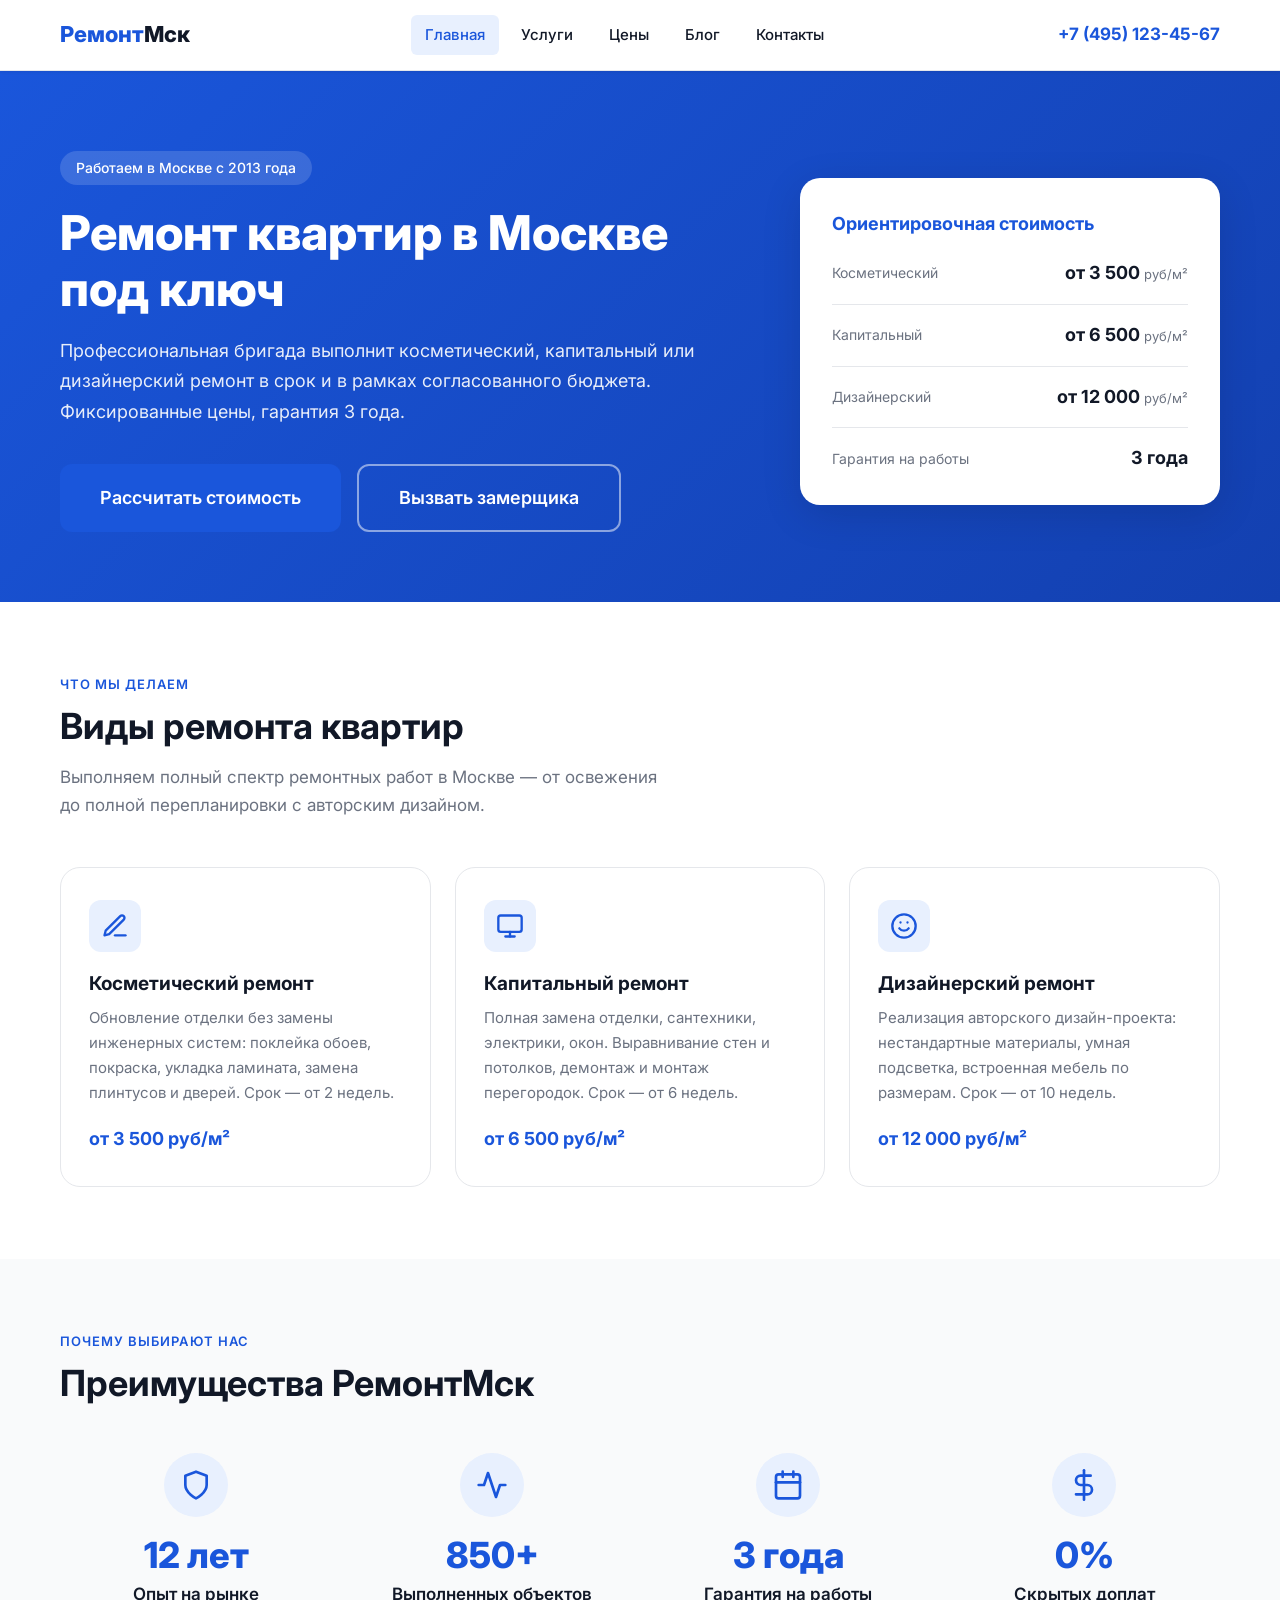
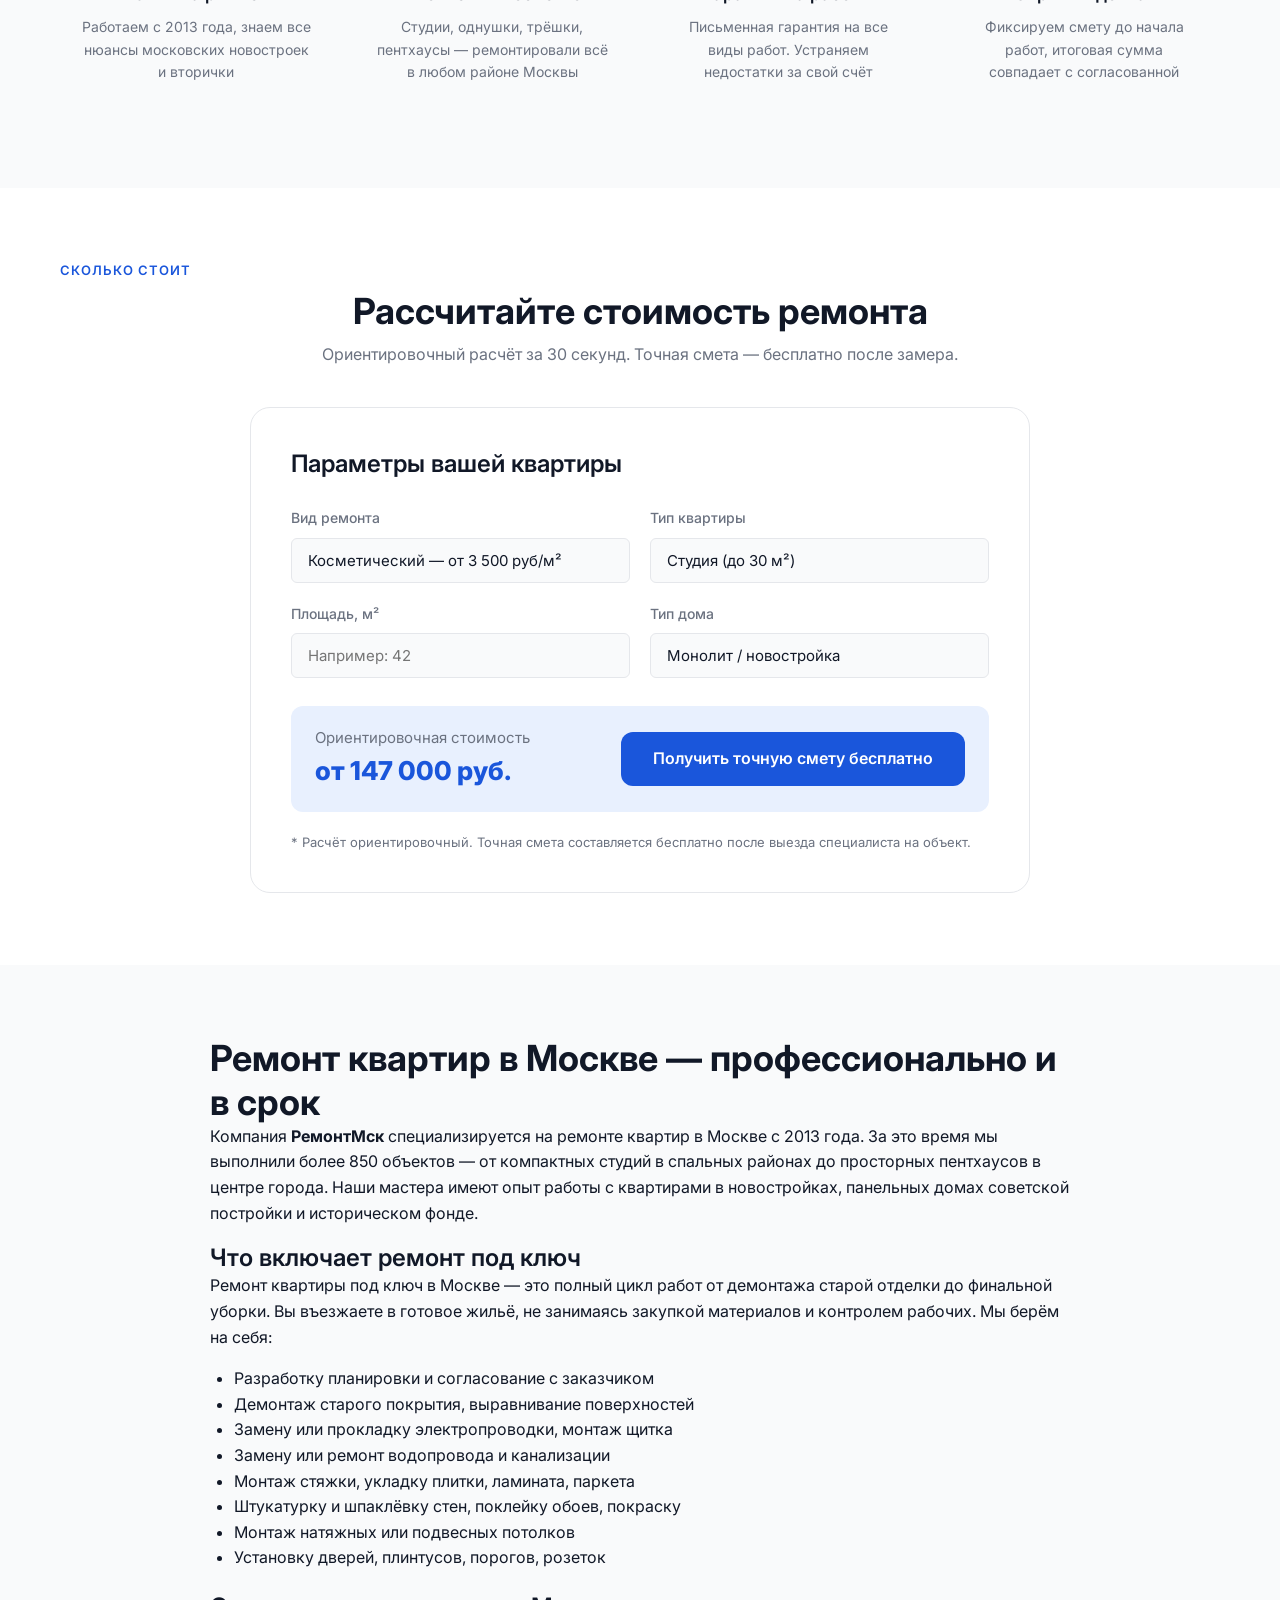
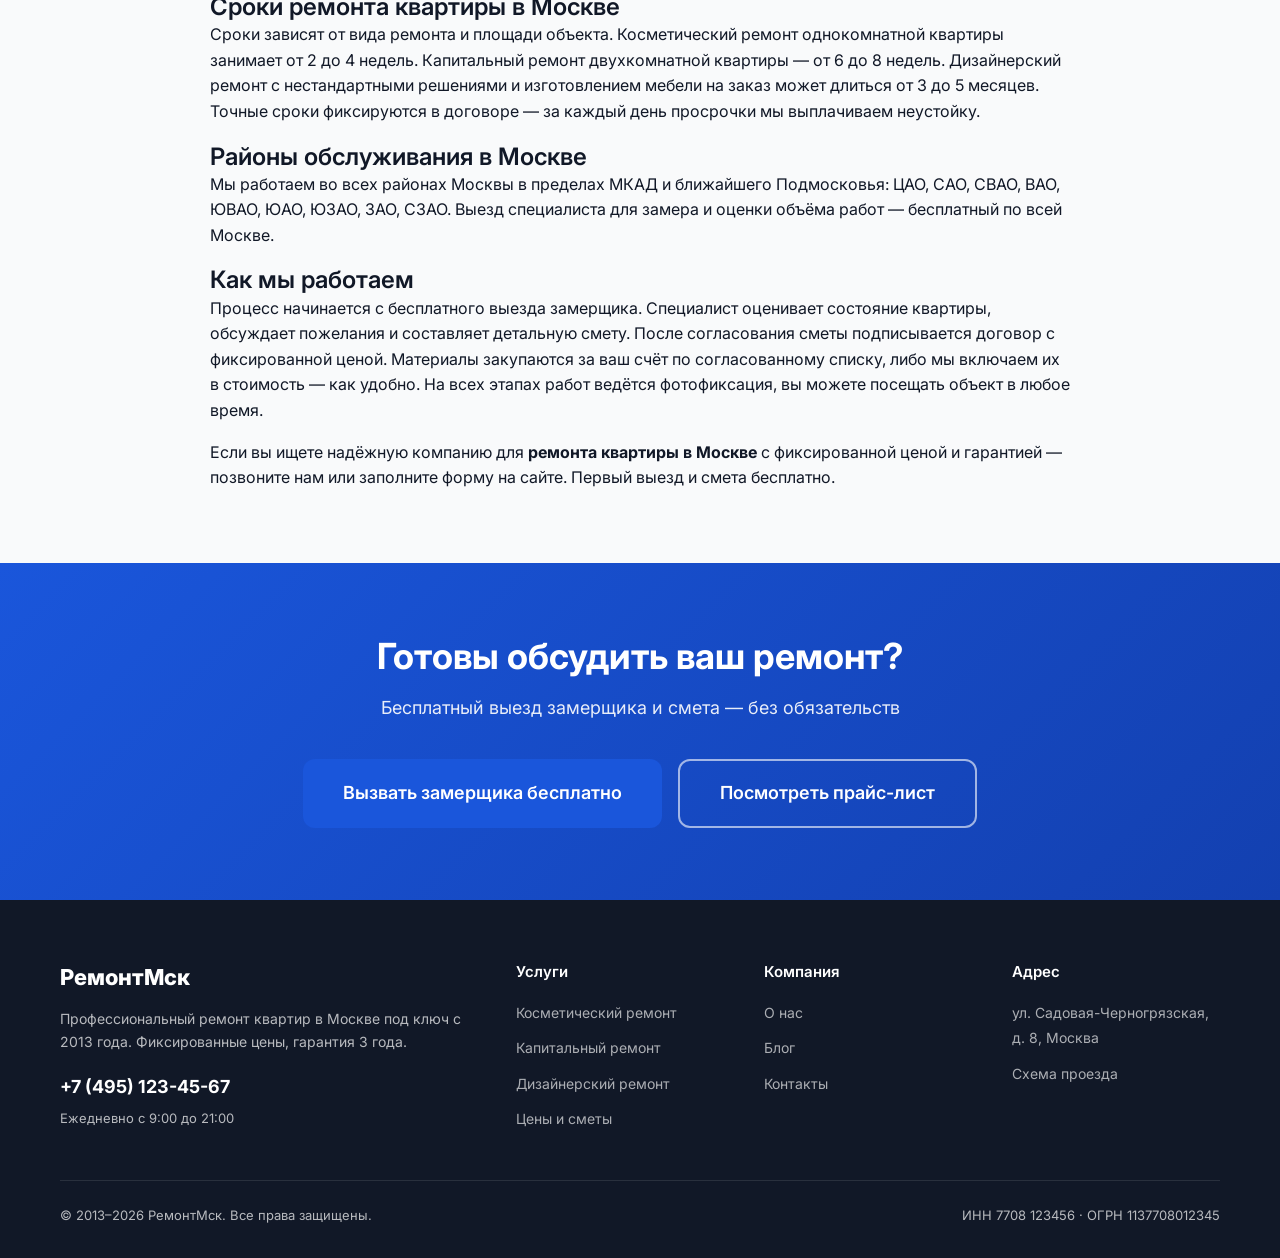
<file: index.html>
<!DOCTYPE html>
<html lang="ru">
<head>
  <meta charset="UTF-8">
  <meta name="viewport" content="width=device-width, initial-scale=1.0">
  <title>Ремонт квартир в Москве под ключ — цены от 3500 руб/м² | РемонтМск</title>
  <meta name="description" content="Ремонт квартир в Москве под ключ. Косметический от 3500 руб/м², капитальный от 6500 руб/м², дизайнерский от 12000 руб/м². Гарантия 3 года. Звоните: +7 (495) 123-45-67">
  <meta property="og:title" content="Ремонт квартир в Москве под ключ | РемонтМск">
  <meta property="og:description" content="Профессиональный ремонт квартир в Москве. Опыт 12 лет, более 850 выполненных объектов. Цены от 3500 руб/м².">
  <meta property="og:type" content="website">
  <link rel="canonical" href="https://bigselle2014-netizen.github.io/test-site/">
  <link rel="preconnect" href="https://fonts.googleapis.com">
  <link href="https://fonts.googleapis.com/css2?family=Inter:wght@400;500;600;700;800&display=swap" rel="stylesheet">
  <link rel="stylesheet" href="css/style.css">

  <!-- Яндекс.Метрика -->
  <script type="text/javascript">
    (function(m,e,t,r,i,k,a){m[i]=m[i]||function(){(m[i].a=m[i].a||[]).push(arguments)};
    m[i].l=1*new Date();
    for (var j = 0; j < document.scripts.length; j++) {if (document.scripts[j].src === r) { return; }}
    k=e.createElement(t),a=e.getElementsByTagName(t)[0],k.async=1,k.src=r,a.parentNode.insertBefore(k,a)})
    (window, document, "script", "https://mc.yandex.ru/metrika/tag.js", "ym");
    ym(XXXXXXXX, "init", {clickmap:true,trackLinks:true,accurateTrackBounce:true,webvisor:true});
  </script>
  <noscript><div><img src="https://mc.yandex.ru/watch/XXXXXXXX" style="position:absolute; left:-9999px;" alt="" /></div></noscript>

  <!-- Schema.org: LocalBusiness -->
  <script type="application/ld+json">
  {
    "@context": "https://schema.org",
    "@type": "LocalBusiness",
    "name": "РемонтМск",
    "description": "Ремонт квартир в Москве под ключ. Косметический, капитальный и дизайнерский ремонт.",
    "url": "https://bigselle2014-netizen.github.io/test-site/",
    "telephone": "+7-495-123-45-67",
    "address": {
      "@type": "PostalAddress",
      "streetAddress": "ул. Садовая-Черногрязская, д. 8",
      "addressLocality": "Москва",
      "postalCode": "107078",
      "addressCountry": "RU"
    },
    "openingHours": "Mo-Su 09:00-21:00",
    "priceRange": "от 3500 руб/м²",
    "areaServed": "Москва"
  }
  </script>
</head>
<body>

  <!-- Шапка -->
  <header class="header">
    <div class="container">
      <div class="header__inner">
        <a href="index.html" class="header__logo">Ремонт<span>Мск</span></a>
        <nav class="nav" id="main-nav" aria-label="Основная навигация">
          <a href="index.html" class="active">Главная</a>
          <a href="services.html">Услуги</a>
          <a href="prices.html">Цены</a>
          <a href="blog.html">Блог</a>
          <a href="contacts.html">Контакты</a>
        </nav>
        <a href="tel:+74951234567" class="header__phone">+7 (495) 123-45-67</a>
        <button class="burger" aria-label="Открыть меню" onclick="document.getElementById('main-nav').classList.toggle('open')">
          <span></span><span></span><span></span>
        </button>
      </div>
    </div>
  </header>

  <main>

    <!-- Hero -->
    <section class="hero" aria-label="Главный баннер">
      <div class="container">
        <div class="hero__inner">
          <div class="hero__content">
            <div class="hero__badge">Работаем в Москве с 2013 года</div>
            <h1 class="hero__title">Ремонт квартир в Москве под ключ</h1>
            <p class="hero__desc">Профессиональная бригада выполнит косметический, капитальный или дизайнерский ремонт в срок и в рамках согласованного бюджета. Фиксированные цены, гарантия 3 года.</p>
            <div class="hero__actions">
              <a href="prices.html" class="btn btn--primary btn--lg">Рассчитать стоимость</a>
              <a href="contacts.html" class="btn btn--outline btn--lg">Вызвать замерщика</a>
            </div>
          </div>
          <div class="hero__card" aria-label="Стоимость ремонта">
            <div class="hero__card-title">Ориентировочная стоимость</div>
            <div class="hero__stat-list">
              <div class="hero__stat">
                <div class="hero__stat-label">Косметический</div>
                <div class="hero__stat-value">от 3 500 <span>руб/м²</span></div>
              </div>
              <div class="hero__stat">
                <div class="hero__stat-label">Капитальный</div>
                <div class="hero__stat-value">от 6 500 <span>руб/м²</span></div>
              </div>
              <div class="hero__stat">
                <div class="hero__stat-label">Дизайнерский</div>
                <div class="hero__stat-value">от 12 000 <span>руб/м²</span></div>
              </div>
              <div class="hero__stat">
                <div class="hero__stat-label">Гарантия на работы</div>
                <div class="hero__stat-value">3 года</div>
              </div>
            </div>
          </div>
        </div>
      </div>
    </section>

    <!-- Услуги -->
    <section class="section" id="services" aria-label="Наши услуги">
      <div class="container">
        <div class="section__label">Что мы делаем</div>
        <h2 class="section__title">Виды ремонта квартир</h2>
        <p class="section__desc">Выполняем полный спектр ремонтных работ в Москве — от освежения до полной перепланировки с авторским дизайном.</p>
        <div class="services-grid">

          <!-- Косметический -->
          <div class="service-card">
            <div class="service-card__icon" aria-hidden="true">
              <svg viewBox="0 0 24 24" fill="none" stroke="currentColor" stroke-width="2" stroke-linecap="round" stroke-linejoin="round">
                <path d="M12 20h9"/><path d="M16.5 3.5a2.121 2.121 0 0 1 3 3L7 19l-4 1 1-4L16.5 3.5z"/>
              </svg>
            </div>
            <h3 class="service-card__title">Косметический ремонт</h3>
            <p class="service-card__text">Обновление отделки без замены инженерных систем: поклейка обоев, покраска, укладка ламината, замена плинтусов и дверей. Срок — от 2 недель.</p>
            <div class="service-card__price">от 3 500 руб/м²</div>
          </div>

          <!-- Капитальный -->
          <div class="service-card">
            <div class="service-card__icon" aria-hidden="true">
              <svg viewBox="0 0 24 24" fill="none" stroke="currentColor" stroke-width="2" stroke-linecap="round" stroke-linejoin="round">
                <rect x="2" y="3" width="20" height="14" rx="2"/><line x1="8" y1="21" x2="16" y2="21"/><line x1="12" y1="17" x2="12" y2="21"/>
              </svg>
            </div>
            <h3 class="service-card__title">Капитальный ремонт</h3>
            <p class="service-card__text">Полная замена отделки, сантехники, электрики, окон. Выравнивание стен и потолков, демонтаж и монтаж перегородок. Срок — от 6 недель.</p>
            <div class="service-card__price">от 6 500 руб/м²</div>
          </div>

          <!-- Дизайнерский -->
          <div class="service-card">
            <div class="service-card__icon" aria-hidden="true">
              <svg viewBox="0 0 24 24" fill="none" stroke="currentColor" stroke-width="2" stroke-linecap="round" stroke-linejoin="round">
                <circle cx="12" cy="12" r="10"/><path d="M8 14s1.5 2 4 2 4-2 4-2"/><line x1="9" y1="9" x2="9.01" y2="9"/><line x1="15" y1="9" x2="15.01" y2="9"/>
              </svg>
            </div>
            <h3 class="service-card__title">Дизайнерский ремонт</h3>
            <p class="service-card__text">Реализация авторского дизайн-проекта: нестандартные материалы, умная подсветка, встроенная мебель по размерам. Срок — от 10 недель.</p>
            <div class="service-card__price">от 12 000 руб/м²</div>
          </div>

        </div>
      </div>
    </section>

    <!-- Преимущества -->
    <section class="section section--alt" aria-label="Наши преимущества">
      <div class="container">
        <div class="section__label">Почему выбирают нас</div>
        <h2 class="section__title">Преимущества РемонтМск</h2>
        <div class="advantages-grid">
          <div class="advantage">
            <div class="advantage__icon" aria-hidden="true">
              <svg viewBox="0 0 24 24" fill="none" stroke="currentColor" stroke-width="2" stroke-linecap="round" stroke-linejoin="round">
                <path d="M12 22s8-4 8-10V5l-8-3-8 3v7c0 6 8 10 8 10z"/>
              </svg>
            </div>
            <div class="advantage__num">12 лет</div>
            <div class="advantage__title">Опыт на рынке</div>
            <p class="advantage__text">Работаем с 2013 года, знаем все нюансы московских новостроек и вторички</p>
          </div>
          <div class="advantage">
            <div class="advantage__icon" aria-hidden="true">
              <svg viewBox="0 0 24 24" fill="none" stroke="currentColor" stroke-width="2" stroke-linecap="round" stroke-linejoin="round">
                <polyline points="22 12 18 12 15 21 9 3 6 12 2 12"/>
              </svg>
            </div>
            <div class="advantage__num">850+</div>
            <div class="advantage__title">Выполненных объектов</div>
            <p class="advantage__text">Студии, однушки, трёшки, пентхаусы — ремонтировали всё в любом районе Москвы</p>
          </div>
          <div class="advantage">
            <div class="advantage__icon" aria-hidden="true">
              <svg viewBox="0 0 24 24" fill="none" stroke="currentColor" stroke-width="2" stroke-linecap="round" stroke-linejoin="round">
                <rect x="3" y="4" width="18" height="18" rx="2" ry="2"/><line x1="16" y1="2" x2="16" y2="6"/><line x1="8" y1="2" x2="8" y2="6"/><line x1="3" y1="10" x2="21" y2="10"/>
              </svg>
            </div>
            <div class="advantage__num">3 года</div>
            <div class="advantage__title">Гарантия на работы</div>
            <p class="advantage__text">Письменная гарантия на все виды работ. Устраняем недостатки за свой счёт</p>
          </div>
          <div class="advantage">
            <div class="advantage__icon" aria-hidden="true">
              <svg viewBox="0 0 24 24" fill="none" stroke="currentColor" stroke-width="2" stroke-linecap="round" stroke-linejoin="round">
                <line x1="12" y1="1" x2="12" y2="23"/><path d="M17 5H9.5a3.5 3.5 0 0 0 0 7h5a3.5 3.5 0 0 1 0 7H6"/>
              </svg>
            </div>
            <div class="advantage__num">0%</div>
            <div class="advantage__title">Скрытых доплат</div>
            <p class="advantage__text">Фиксируем смету до начала работ, итоговая сумма совпадает с согласованной</p>
          </div>
        </div>
      </div>
    </section>

    <!-- Калькулятор (визуальный) -->
    <section class="section" id="calculator" aria-label="Расчёт стоимости ремонта">
      <div class="container">
        <div class="section__label">Сколько стоит</div>
        <h2 class="section__title" style="text-align:center; margin-bottom: 8px;">Рассчитайте стоимость ремонта</h2>
        <p style="text-align:center; color: var(--color-text-light); margin-bottom: 40px;">Ориентировочный расчёт за 30 секунд. Точная смета — бесплатно после замера.</p>
        <div class="calc-wrap">
          <h3>Параметры вашей квартиры</h3>
          <div class="calc-grid">
            <div class="calc-field">
              <label for="repair-type">Вид ремонта</label>
              <select id="repair-type" name="repair-type">
                <option>Косметический — от 3 500 руб/м²</option>
                <option>Капитальный — от 6 500 руб/м²</option>
                <option>Дизайнерский — от 12 000 руб/м²</option>
              </select>
            </div>
            <div class="calc-field">
              <label for="rooms">Тип квартиры</label>
              <select id="rooms" name="rooms">
                <option>Студия (до 30 м²)</option>
                <option>1-комнатная (30–45 м²)</option>
                <option>2-комнатная (45–65 м²)</option>
                <option>3-комнатная (65–90 м²)</option>
                <option>4+ комнаты (от 90 м²)</option>
              </select>
            </div>
            <div class="calc-field">
              <label for="area">Площадь, м²</label>
              <input type="number" id="area" name="area" placeholder="Например: 42" min="10" max="500">
            </div>
            <div class="calc-field">
              <label for="house-type">Тип дома</label>
              <select id="house-type" name="house-type">
                <option>Монолит / новостройка</option>
                <option>Панель</option>
                <option>Кирпич (вторичка)</option>
                <option>Сталинка</option>
              </select>
            </div>
          </div>
          <div class="calc-result">
            <div>
              <div class="calc-result__label">Ориентировочная стоимость</div>
              <div class="calc-result__price">от 147 000 руб.</div>
            </div>
            <a href="contacts.html" class="btn btn--primary">Получить точную смету бесплатно</a>
          </div>
          <p style="font-size: 13px; color: var(--color-text-light);">* Расчёт ориентировочный. Точная смета составляется бесплатно после выезда специалиста на объект.</p>
        </div>
      </div>
    </section>

    <!-- SEO-текст -->
    <section class="section section--alt" aria-label="О компании">
      <div class="container">
        <div style="max-width: 860px; margin: 0 auto;">
          <h2>Ремонт квартир в Москве — профессионально и в срок</h2>
          <p>Компания <strong>РемонтМск</strong> специализируется на ремонте квартир в Москве с 2013 года. За это время мы выполнили более 850 объектов — от компактных студий в спальных районах до просторных пентхаусов в центре города. Наши мастера имеют опыт работы с квартирами в новостройках, панельных домах советской постройки и историческом фонде.</p>

          <h3>Что включает ремонт под ключ</h3>
          <p>Ремонт квартиры под ключ в Москве — это полный цикл работ от демонтажа старой отделки до финальной уборки. Вы въезжаете в готовое жильё, не занимаясь закупкой материалов и контролем рабочих. Мы берём на себя:</p>
          <ul style="list-style: disc; padding-left: 24px; margin-bottom: 20px;">
            <li>Разработку планировки и согласование с заказчиком</li>
            <li>Демонтаж старого покрытия, выравнивание поверхностей</li>
            <li>Замену или прокладку электропроводки, монтаж щитка</li>
            <li>Замену или ремонт водопровода и канализации</li>
            <li>Монтаж стяжки, укладку плитки, ламината, паркета</li>
            <li>Штукатурку и шпаклёвку стен, поклейку обоев, покраску</li>
            <li>Монтаж натяжных или подвесных потолков</li>
            <li>Установку дверей, плинтусов, порогов, розеток</li>
          </ul>

          <h3>Сроки ремонта квартиры в Москве</h3>
          <p>Сроки зависят от вида ремонта и площади объекта. Косметический ремонт однокомнатной квартиры занимает от 2 до 4 недель. Капитальный ремонт двухкомнатной квартиры — от 6 до 8 недель. Дизайнерский ремонт с нестандартными решениями и изготовлением мебели на заказ может длиться от 3 до 5 месяцев. Точные сроки фиксируются в договоре — за каждый день просрочки мы выплачиваем неустойку.</p>

          <h3>Районы обслуживания в Москве</h3>
          <p>Мы работаем во всех районах Москвы в пределах МКАД и ближайшего Подмосковья: ЦАО, САО, СВАО, ВАО, ЮВАО, ЮАО, ЮЗАО, ЗАО, СЗАО. Выезд специалиста для замера и оценки объёма работ — бесплатный по всей Москве.</p>

          <h3>Как мы работаем</h3>
          <p>Процесс начинается с бесплатного выезда замерщика. Специалист оценивает состояние квартиры, обсуждает пожелания и составляет детальную смету. После согласования сметы подписывается договор с фиксированной ценой. Материалы закупаются за ваш счёт по согласованному списку, либо мы включаем их в стоимость — как удобно. На всех этапах работ ведётся фотофиксация, вы можете посещать объект в любое время.</p>

          <p>Если вы ищете надёжную компанию для <strong>ремонта квартиры в Москве</strong> с фиксированной ценой и гарантией — позвоните нам или заполните форму на сайте. Первый выезд и смета бесплатно.</p>
        </div>
      </div>
    </section>

    <!-- CTA -->
    <section class="cta" aria-label="Призыв к действию">
      <div class="container">
        <h2 class="cta__title">Готовы обсудить ваш ремонт?</h2>
        <p class="cta__desc">Бесплатный выезд замерщика и смета — без обязательств</p>
        <div style="display:flex; gap:16px; justify-content:center; flex-wrap:wrap;">
          <a href="contacts.html" class="btn btn--primary btn--lg">Вызвать замерщика бесплатно</a>
          <a href="prices.html" class="btn btn--outline btn--lg">Посмотреть прайс-лист</a>
        </div>
      </div>
    </section>

  </main>

  <!-- Подвал -->
  <footer class="footer" aria-label="Подвал сайта">
    <div class="container">
      <div class="footer__grid">
        <div>
          <div class="footer__logo">РемонтМск</div>
          <p class="footer__desc">Профессиональный ремонт квартир в Москве под ключ с 2013 года. Фиксированные цены, гарантия 3 года.</p>
          <div class="footer__phone"><a href="tel:+74951234567" style="color:#fff;">+7 (495) 123-45-67</a></div>
          <div class="footer__worktime">Ежедневно с 9:00 до 21:00</div>
        </div>
        <div class="footer__col">
          <h4>Услуги</h4>
          <ul>
            <li><a href="services.html">Косметический ремонт</a></li>
            <li><a href="services.html">Капитальный ремонт</a></li>
            <li><a href="services.html">Дизайнерский ремонт</a></li>
            <li><a href="prices.html">Цены и сметы</a></li>
          </ul>
        </div>
        <div class="footer__col">
          <h4>Компания</h4>
          <ul>
            <li><a href="index.html">О нас</a></li>
            <li><a href="blog.html">Блог</a></li>
            <li><a href="contacts.html">Контакты</a></li>
          </ul>
        </div>
        <div class="footer__col">
          <h4>Адрес</h4>
          <ul>
            <li><a href="contacts.html">ул. Садовая-Черногрязская, д. 8, Москва</a></li>
            <li><a href="contacts.html">Схема проезда</a></li>
          </ul>
        </div>
      </div>
      <div class="footer__bottom">
        <span>© 2013–2026 РемонтМск. Все права защищены.</span>
        <span>ИНН 7708 123456 · ОГРН 1137708012345</span>
      </div>
    </div>
  </footer>

</body>
</html>
</file>
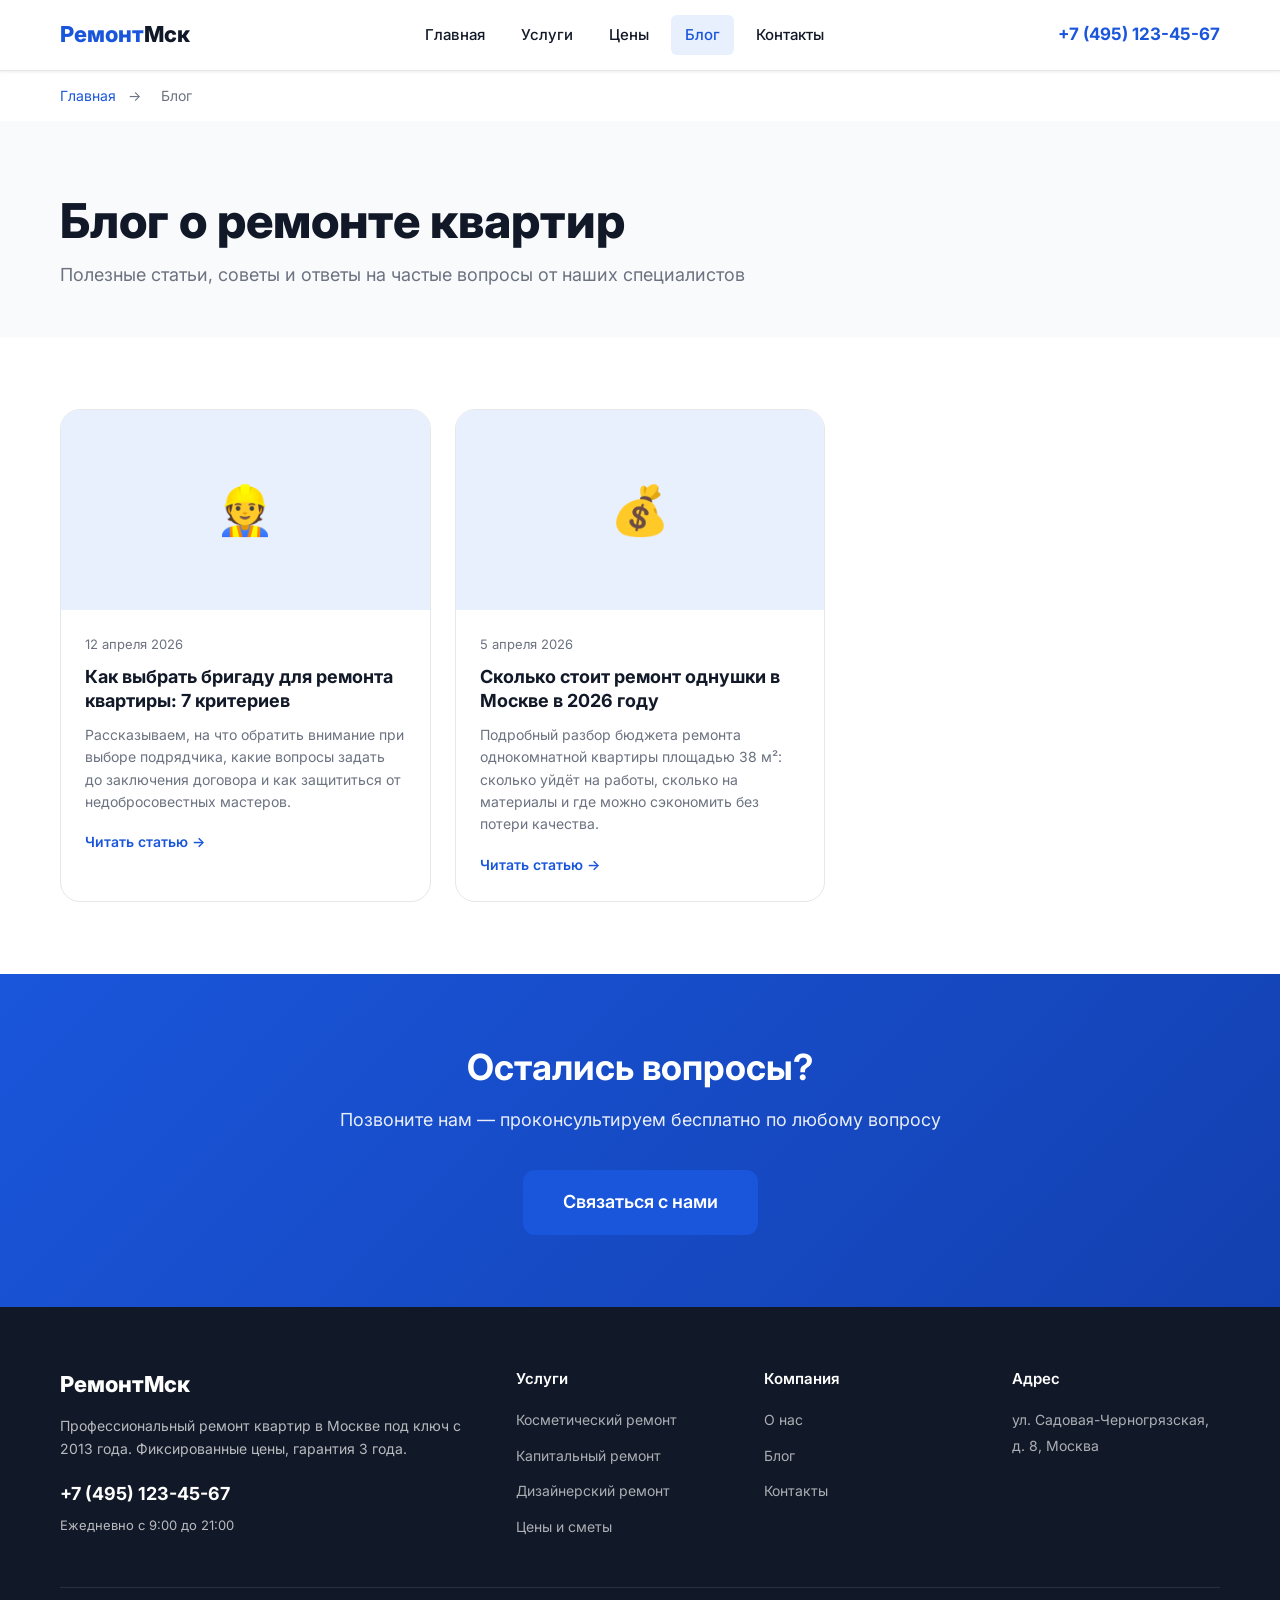
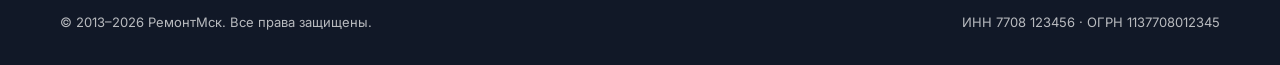
<file: blog.html>
<!DOCTYPE html>
<html lang="ru">
<head>
  <meta charset="UTF-8">
  <meta name="viewport" content="width=device-width, initial-scale=1.0">
  <title>Блог о ремонте квартир в Москве — советы и статьи | РемонтМск</title>
  <meta name="description" content="Полезные статьи о ремонте квартир в Москве: как выбрать бригаду, сколько стоит ремонт, советы по выбору материалов и планировке.">
  <meta property="og:title" content="Блог РемонтМск — советы по ремонту квартир">
  <meta property="og:description" content="Практические советы и подробные статьи о ремонте квартир от специалистов с 12-летним опытом.">
  <link rel="canonical" href="https://bigselle2014-netizen.github.io/test-site/blog.html">
  <link rel="preconnect" href="https://fonts.googleapis.com">
  <link href="https://fonts.googleapis.com/css2?family=Inter:wght@400;500;600;700;800&display=swap" rel="stylesheet">
  <link rel="stylesheet" href="css/style.css">

  <!-- Яндекс.Метрика -->
  <script type="text/javascript">
    (function(m,e,t,r,i,k,a){m[i]=m[i]||function(){(m[i].a=m[i].a||[]).push(arguments)};
    m[i].l=1*new Date();
    for (var j = 0; j < document.scripts.length; j++) {if (document.scripts[j].src === r) { return; }}
    k=e.createElement(t),a=e.getElementsByTagName(t)[0],k.async=1,k.src=r,a.parentNode.insertBefore(k,a)})
    (window, document, "script", "https://mc.yandex.ru/metrika/tag.js", "ym");
    ym(XXXXXXXX, "init", {clickmap:true,trackLinks:true,accurateTrackBounce:true,webvisor:true});
  </script>
  <noscript><div><img src="https://mc.yandex.ru/watch/XXXXXXXX" style="position:absolute; left:-9999px;" alt="" /></div></noscript>
</head>
<body>

  <!-- Шапка -->
  <header class="header">
    <div class="container">
      <div class="header__inner">
        <a href="index.html" class="header__logo">Ремонт<span>Мск</span></a>
        <nav class="nav" id="main-nav" aria-label="Основная навигация">
          <a href="index.html">Главная</a>
          <a href="services.html">Услуги</a>
          <a href="prices.html">Цены</a>
          <a href="blog.html" class="active">Блог</a>
          <a href="contacts.html">Контакты</a>
        </nav>
        <a href="tel:+74951234567" class="header__phone">+7 (495) 123-45-67</a>
        <button class="burger" aria-label="Открыть меню" onclick="document.getElementById('main-nav').classList.toggle('open')">
          <span></span><span></span><span></span>
        </button>
      </div>
    </div>
  </header>

  <main>

    <!-- Breadcrumbs -->
    <div class="container">
      <nav class="breadcrumbs" aria-label="Хлебные крошки">
        <a href="index.html">Главная</a>
        <span aria-hidden="true">→</span>
        <span>Блог</span>
      </nav>
    </div>

    <!-- Заголовок -->
    <section class="section section--alt" style="padding-bottom: 48px;">
      <div class="container">
        <h1>Блог о ремонте квартир</h1>
        <p style="font-size: 18px; color: var(--color-text-light); margin-top: 12px;">
          Полезные статьи, советы и ответы на частые вопросы от наших специалистов
        </p>
      </div>
    </section>

    <!-- Статьи -->
    <section class="section" aria-label="Список статей">
      <div class="container">
        <div class="blog-grid">

          <article class="blog-card">
            <div class="blog-card__img" aria-hidden="true">👷</div>
            <div class="blog-card__body">
              <div class="blog-card__date">12 апреля 2026</div>
              <h2 class="blog-card__title">
                <a href="blog/kak-vybrat-brigadu.html">Как выбрать бригаду для ремонта квартиры: 7 критериев</a>
              </h2>
              <p class="blog-card__excerpt">Рассказываем, на что обратить внимание при выборе подрядчика, какие вопросы задать до заключения договора и как защититься от недобросовестных мастеров.</p>
              <a href="blog/kak-vybrat-brigadu.html" class="blog-card__link">Читать статью →</a>
            </div>
          </article>

          <article class="blog-card">
            <div class="blog-card__img" aria-hidden="true">💰</div>
            <div class="blog-card__body">
              <div class="blog-card__date">5 апреля 2026</div>
              <h2 class="blog-card__title">
                <a href="blog/skolko-stoit-remont-odnushki.html">Сколько стоит ремонт однушки в Москве в 2026 году</a>
              </h2>
              <p class="blog-card__excerpt">Подробный разбор бюджета ремонта однокомнатной квартиры площадью 38 м²: сколько уйдёт на работы, сколько на материалы и где можно сэкономить без потери качества.</p>
              <a href="blog/skolko-stoit-remont-odnushki.html" class="blog-card__link">Читать статью →</a>
            </div>
          </article>

        </div>
      </div>
    </section>

    <!-- CTA -->
    <section class="cta" aria-label="Призыв к действию">
      <div class="container">
        <h2 class="cta__title">Остались вопросы?</h2>
        <p class="cta__desc">Позвоните нам — проконсультируем бесплатно по любому вопросу</p>
        <a href="contacts.html" class="btn btn--primary btn--lg">Связаться с нами</a>
      </div>
    </section>

  </main>

  <!-- Подвал -->
  <footer class="footer" aria-label="Подвал сайта">
    <div class="container">
      <div class="footer__grid">
        <div>
          <div class="footer__logo">РемонтМск</div>
          <p class="footer__desc">Профессиональный ремонт квартир в Москве под ключ с 2013 года. Фиксированные цены, гарантия 3 года.</p>
          <div class="footer__phone"><a href="tel:+74951234567" style="color:#fff;">+7 (495) 123-45-67</a></div>
          <div class="footer__worktime">Ежедневно с 9:00 до 21:00</div>
        </div>
        <div class="footer__col">
          <h4>Услуги</h4>
          <ul>
            <li><a href="services.html">Косметический ремонт</a></li>
            <li><a href="services.html">Капитальный ремонт</a></li>
            <li><a href="services.html">Дизайнерский ремонт</a></li>
            <li><a href="prices.html">Цены и сметы</a></li>
          </ul>
        </div>
        <div class="footer__col">
          <h4>Компания</h4>
          <ul>
            <li><a href="index.html">О нас</a></li>
            <li><a href="blog.html">Блог</a></li>
            <li><a href="contacts.html">Контакты</a></li>
          </ul>
        </div>
        <div class="footer__col">
          <h4>Адрес</h4>
          <ul>
            <li><a href="contacts.html">ул. Садовая-Черногрязская, д. 8, Москва</a></li>
          </ul>
        </div>
      </div>
      <div class="footer__bottom">
        <span>© 2013–2026 РемонтМск. Все права защищены.</span>
        <span>ИНН 7708 123456 · ОГРН 1137708012345</span>
      </div>
    </div>
  </footer>

</body>
</html>
</file>
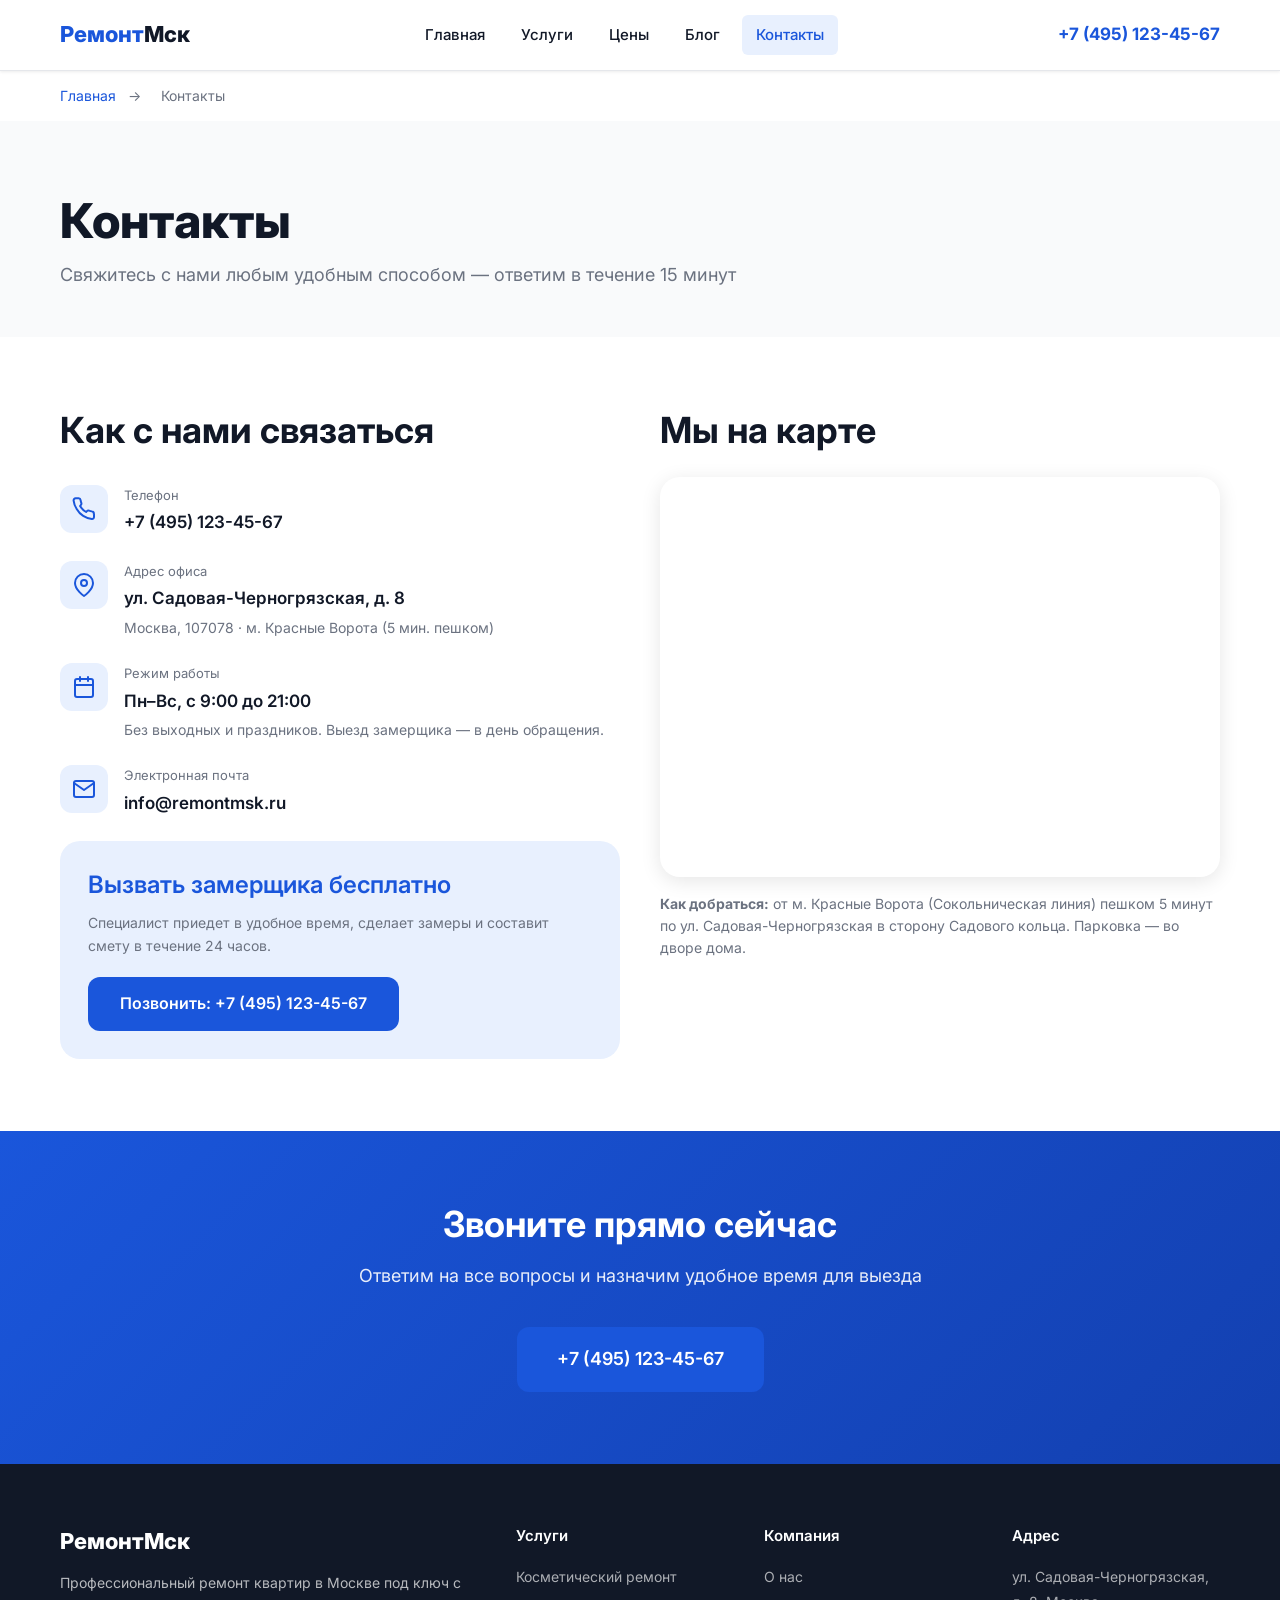
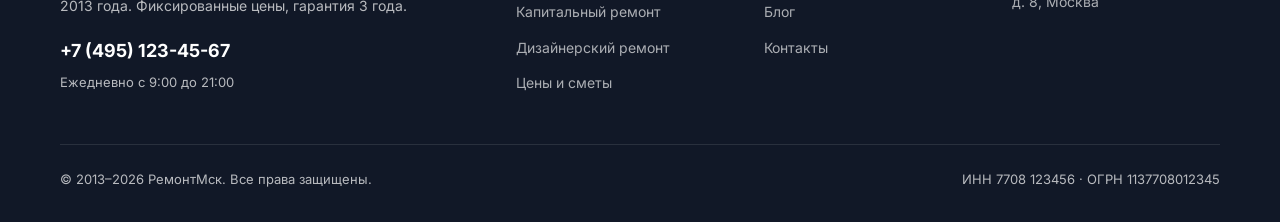
<file: contacts.html>
<!DOCTYPE html>
<html lang="ru">
<head>
  <meta charset="UTF-8">
  <meta name="viewport" content="width=device-width, initial-scale=1.0">
  <title>Контакты — РемонтМск Москва</title>
  <meta name="description" content="Контакты компании РемонтМск. Адрес: ул. Садовая-Черногрязская, д. 8, Москва. Телефон: +7 (495) 123-45-67. Работаем ежедневно с 9:00 до 21:00.">
  <meta property="og:title" content="Контакты РемонтМск — Москва">
  <meta property="og:description" content="Позвоните нам или приезжайте в офис. Бесплатный выезд замерщика по всей Москве.">
  <link rel="canonical" href="https://bigselle2014-netizen.github.io/test-site/contacts.html">
  <link rel="preconnect" href="https://fonts.googleapis.com">
  <link href="https://fonts.googleapis.com/css2?family=Inter:wght@400;500;600;700;800&display=swap" rel="stylesheet">
  <link rel="stylesheet" href="css/style.css">

  <!-- Яндекс.Метрика -->
  <script type="text/javascript">
    (function(m,e,t,r,i,k,a){m[i]=m[i]||function(){(m[i].a=m[i].a||[]).push(arguments)};
    m[i].l=1*new Date();
    for (var j = 0; j < document.scripts.length; j++) {if (document.scripts[j].src === r) { return; }}
    k=e.createElement(t),a=e.getElementsByTagName(t)[0],k.async=1,k.src=r,a.parentNode.insertBefore(k,a)})
    (window, document, "script", "https://mc.yandex.ru/metrika/tag.js", "ym");
    ym(XXXXXXXX, "init", {clickmap:true,trackLinks:true,accurateTrackBounce:true,webvisor:true});
  </script>
  <noscript><div><img src="https://mc.yandex.ru/watch/XXXXXXXX" style="position:absolute; left:-9999px;" alt="" /></div></noscript>
</head>
<body>

  <!-- Шапка -->
  <header class="header">
    <div class="container">
      <div class="header__inner">
        <a href="index.html" class="header__logo">Ремонт<span>Мск</span></a>
        <nav class="nav" id="main-nav" aria-label="Основная навигация">
          <a href="index.html">Главная</a>
          <a href="services.html">Услуги</a>
          <a href="prices.html">Цены</a>
          <a href="blog.html">Блог</a>
          <a href="contacts.html" class="active">Контакты</a>
        </nav>
        <a href="tel:+74951234567" class="header__phone">+7 (495) 123-45-67</a>
        <button class="burger" aria-label="Открыть меню" onclick="document.getElementById('main-nav').classList.toggle('open')">
          <span></span><span></span><span></span>
        </button>
      </div>
    </div>
  </header>

  <main>

    <!-- Breadcrumbs -->
    <div class="container">
      <nav class="breadcrumbs" aria-label="Хлебные крошки">
        <a href="index.html">Главная</a>
        <span aria-hidden="true">→</span>
        <span>Контакты</span>
      </nav>
    </div>

    <!-- Заголовок -->
    <section class="section section--alt" style="padding-bottom: 48px;">
      <div class="container">
        <h1>Контакты</h1>
        <p style="font-size: 18px; color: var(--color-text-light); margin-top: 12px;">
          Свяжитесь с нами любым удобным способом — ответим в течение 15 минут
        </p>
      </div>
    </section>

    <!-- Контакты + Карта -->
    <section class="section" aria-label="Контактная информация">
      <div class="container">
        <div class="contacts-grid">

          <!-- Контактная информация -->
          <div>
            <h2 style="margin-bottom: 32px;">Как с нами связаться</h2>

            <div class="contact-item">
              <div class="contact-item__icon" aria-hidden="true">
                <svg viewBox="0 0 24 24" fill="none" stroke="currentColor" stroke-width="2" stroke-linecap="round" stroke-linejoin="round">
                  <path d="M22 16.92v3a2 2 0 0 1-2.18 2 19.79 19.79 0 0 1-8.63-3.07A19.5 19.5 0 0 1 4.69 12 19.79 19.79 0 0 1 1.61 3.52 2 2 0 0 1 3.59 1.36h3a2 2 0 0 1 2 1.72 12.84 12.84 0 0 0 .7 2.81 2 2 0 0 1-.45 2.11L8.09 9a16 16 0 0 0 6 6l.87-.87a2 2 0 0 1 2.11-.45 12.84 12.84 0 0 0 2.81.7A2 2 0 0 1 21.73 16.92z"/>
                </svg>
              </div>
              <div>
                <div class="contact-item__label">Телефон</div>
                <div class="contact-item__value"><a href="tel:+74951234567">+7 (495) 123-45-67</a></div>
              </div>
            </div>

            <div class="contact-item">
              <div class="contact-item__icon" aria-hidden="true">
                <svg viewBox="0 0 24 24" fill="none" stroke="currentColor" stroke-width="2" stroke-linecap="round" stroke-linejoin="round">
                  <path d="M21 10c0 7-9 13-9 13s-9-6-9-13a9 9 0 0 1 18 0z"/><circle cx="12" cy="10" r="3"/>
                </svg>
              </div>
              <div>
                <div class="contact-item__label">Адрес офиса</div>
                <div class="contact-item__value">ул. Садовая-Черногрязская, д. 8</div>
                <div style="font-size: 14px; color: var(--color-text-light); margin-top: 4px;">Москва, 107078 · м. Красные Ворота (5 мин. пешком)</div>
              </div>
            </div>

            <div class="contact-item">
              <div class="contact-item__icon" aria-hidden="true">
                <svg viewBox="0 0 24 24" fill="none" stroke="currentColor" stroke-width="2" stroke-linecap="round" stroke-linejoin="round">
                  <rect x="3" y="4" width="18" height="18" rx="2" ry="2"/><line x1="16" y1="2" x2="16" y2="6"/><line x1="8" y1="2" x2="8" y2="6"/><line x1="3" y1="10" x2="21" y2="10"/>
                </svg>
              </div>
              <div>
                <div class="contact-item__label">Режим работы</div>
                <div class="contact-item__value">Пн–Вс, с 9:00 до 21:00</div>
                <div style="font-size: 14px; color: var(--color-text-light); margin-top: 4px;">Без выходных и праздников. Выезд замерщика — в день обращения.</div>
              </div>
            </div>

            <div class="contact-item">
              <div class="contact-item__icon" aria-hidden="true">
                <svg viewBox="0 0 24 24" fill="none" stroke="currentColor" stroke-width="2" stroke-linecap="round" stroke-linejoin="round">
                  <path d="M4 4h16c1.1 0 2 .9 2 2v12c0 1.1-.9 2-2 2H4c-1.1 0-2-.9-2-2V6c0-1.1.9-2 2-2z"/><polyline points="22,6 12,13 2,6"/>
                </svg>
              </div>
              <div>
                <div class="contact-item__label">Электронная почта</div>
                <div class="contact-item__value"><a href="mailto:info@remontmsk.ru">info@remontmsk.ru</a></div>
              </div>
            </div>

            <!-- Блок: вызов замерщика -->
            <div style="background: var(--color-primary-light); border-radius: var(--radius-lg); padding: 28px; margin-top: 16px;">
              <h3 style="margin-bottom: 12px; color: var(--color-primary);">Вызвать замерщика бесплатно</h3>
              <p style="font-size: 14px; color: var(--color-text-light); margin-bottom: 20px;">Специалист приедет в удобное время, сделает замеры и составит смету в течение 24 часов.</p>
              <a href="tel:+74951234567" class="btn btn--primary">Позвонить: +7 (495) 123-45-67</a>
            </div>
          </div>

          <!-- Карта -->
          <div>
            <h2 style="margin-bottom: 24px;">Мы на карте</h2>
            <div class="map-wrap">
              <!-- Яндекс.Карта — embed с центром на Москве -->
              <iframe
                src="https://yandex.ru/map-widget/v1/?ll=37.644&z=15&l=map&pt=37.6441,55.7675,pm2rdm~37.6441,55.7675,pm2rdl"
                width="100%"
                height="400"
                allowfullscreen="true"
                title="Расположение офиса РемонтМск на карте Москвы"
                loading="lazy">
              </iframe>
            </div>
            <p style="margin-top: 16px; font-size: 14px; color: var(--color-text-light);">
              <strong>Как добраться:</strong> от м. Красные Ворота (Сокольническая линия) пешком 5 минут по ул. Садовая-Черногрязская в сторону Садового кольца. Парковка — во дворе дома.
            </p>
          </div>

        </div>
      </div>
    </section>

    <!-- CTA -->
    <section class="cta" aria-label="Призыв к действию">
      <div class="container">
        <h2 class="cta__title">Звоните прямо сейчас</h2>
        <p class="cta__desc">Ответим на все вопросы и назначим удобное время для выезда</p>
        <a href="tel:+74951234567" class="btn btn--primary btn--lg">+7 (495) 123-45-67</a>
      </div>
    </section>

  </main>

  <!-- Подвал -->
  <footer class="footer" aria-label="Подвал сайта">
    <div class="container">
      <div class="footer__grid">
        <div>
          <div class="footer__logo">РемонтМск</div>
          <p class="footer__desc">Профессиональный ремонт квартир в Москве под ключ с 2013 года. Фиксированные цены, гарантия 3 года.</p>
          <div class="footer__phone"><a href="tel:+74951234567" style="color:#fff;">+7 (495) 123-45-67</a></div>
          <div class="footer__worktime">Ежедневно с 9:00 до 21:00</div>
        </div>
        <div class="footer__col">
          <h4>Услуги</h4>
          <ul>
            <li><a href="services.html">Косметический ремонт</a></li>
            <li><a href="services.html">Капитальный ремонт</a></li>
            <li><a href="services.html">Дизайнерский ремонт</a></li>
            <li><a href="prices.html">Цены и сметы</a></li>
          </ul>
        </div>
        <div class="footer__col">
          <h4>Компания</h4>
          <ul>
            <li><a href="index.html">О нас</a></li>
            <li><a href="blog.html">Блог</a></li>
            <li><a href="contacts.html">Контакты</a></li>
          </ul>
        </div>
        <div class="footer__col">
          <h4>Адрес</h4>
          <ul>
            <li><a href="contacts.html">ул. Садовая-Черногрязская, д. 8, Москва</a></li>
          </ul>
        </div>
      </div>
      <div class="footer__bottom">
        <span>© 2013–2026 РемонтМск. Все права защищены.</span>
        <span>ИНН 7708 123456 · ОГРН 1137708012345</span>
      </div>
    </div>
  </footer>

</body>
</html>
</file>
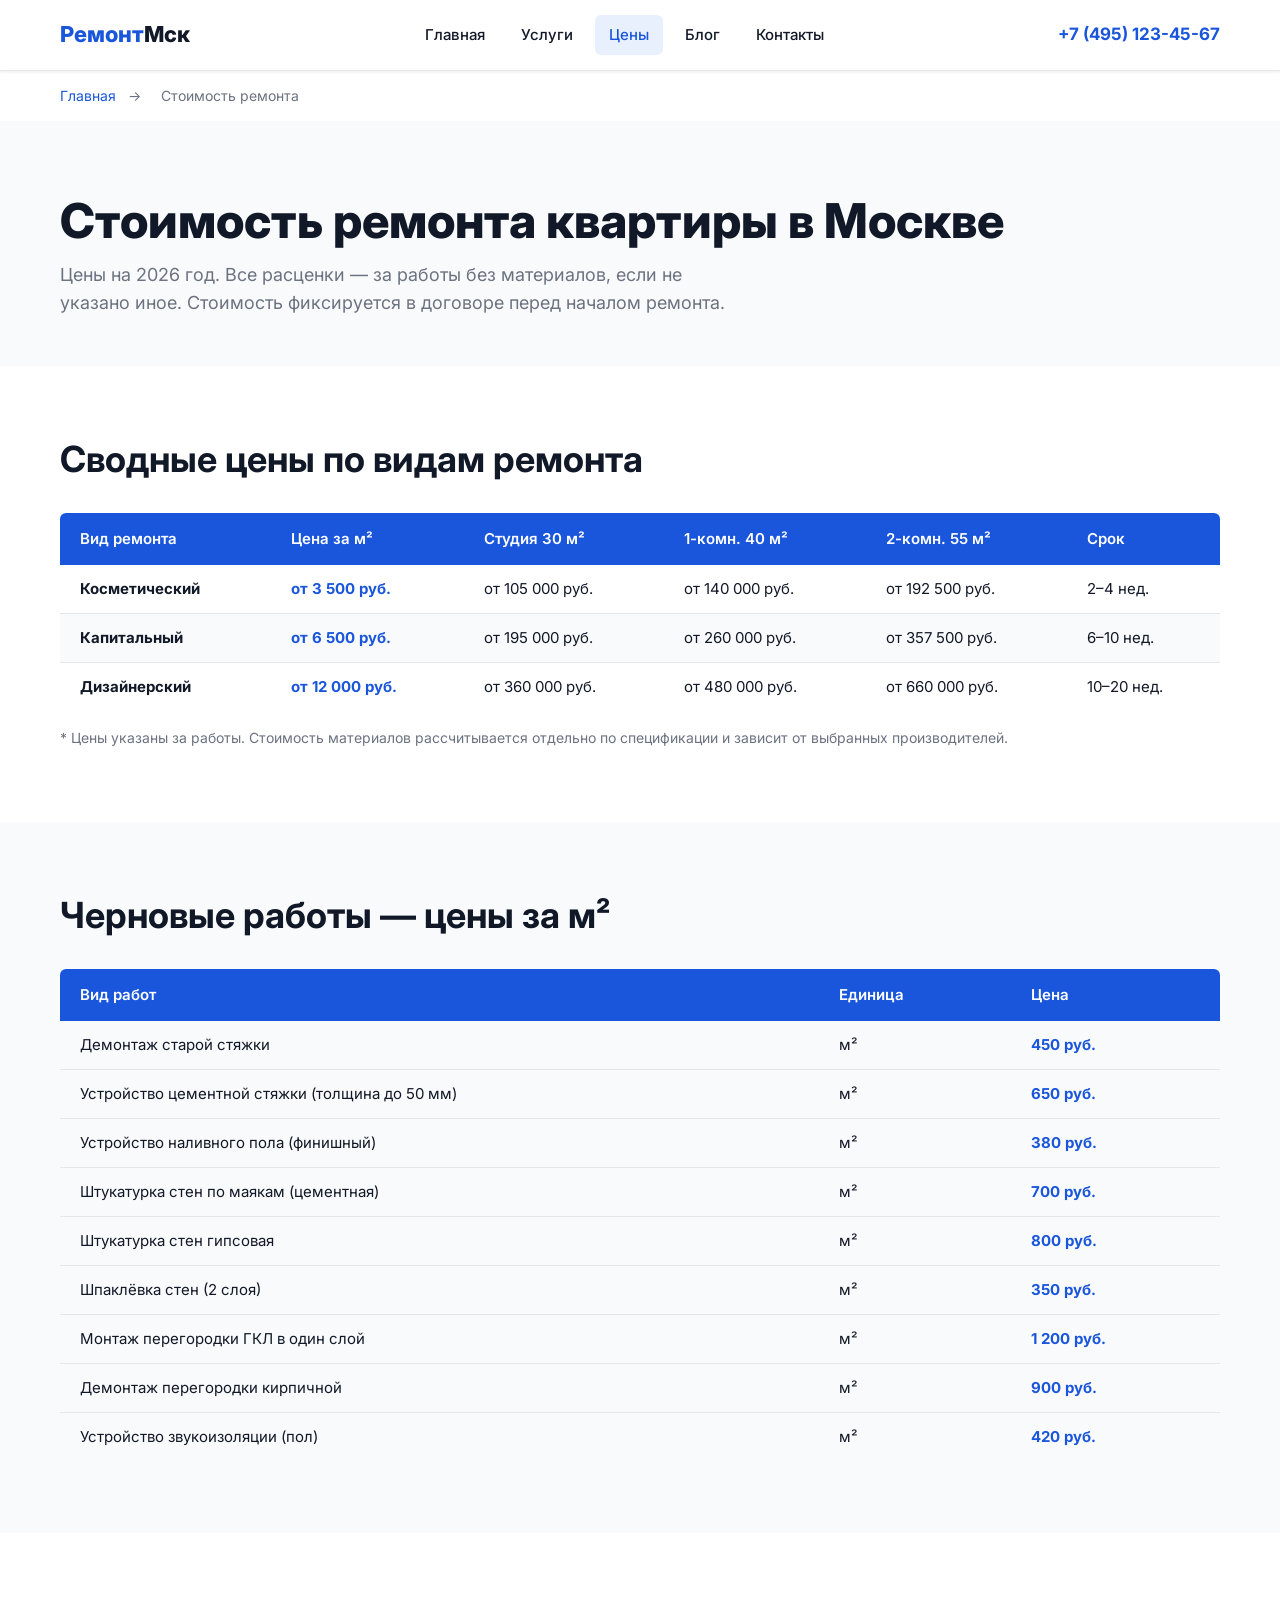
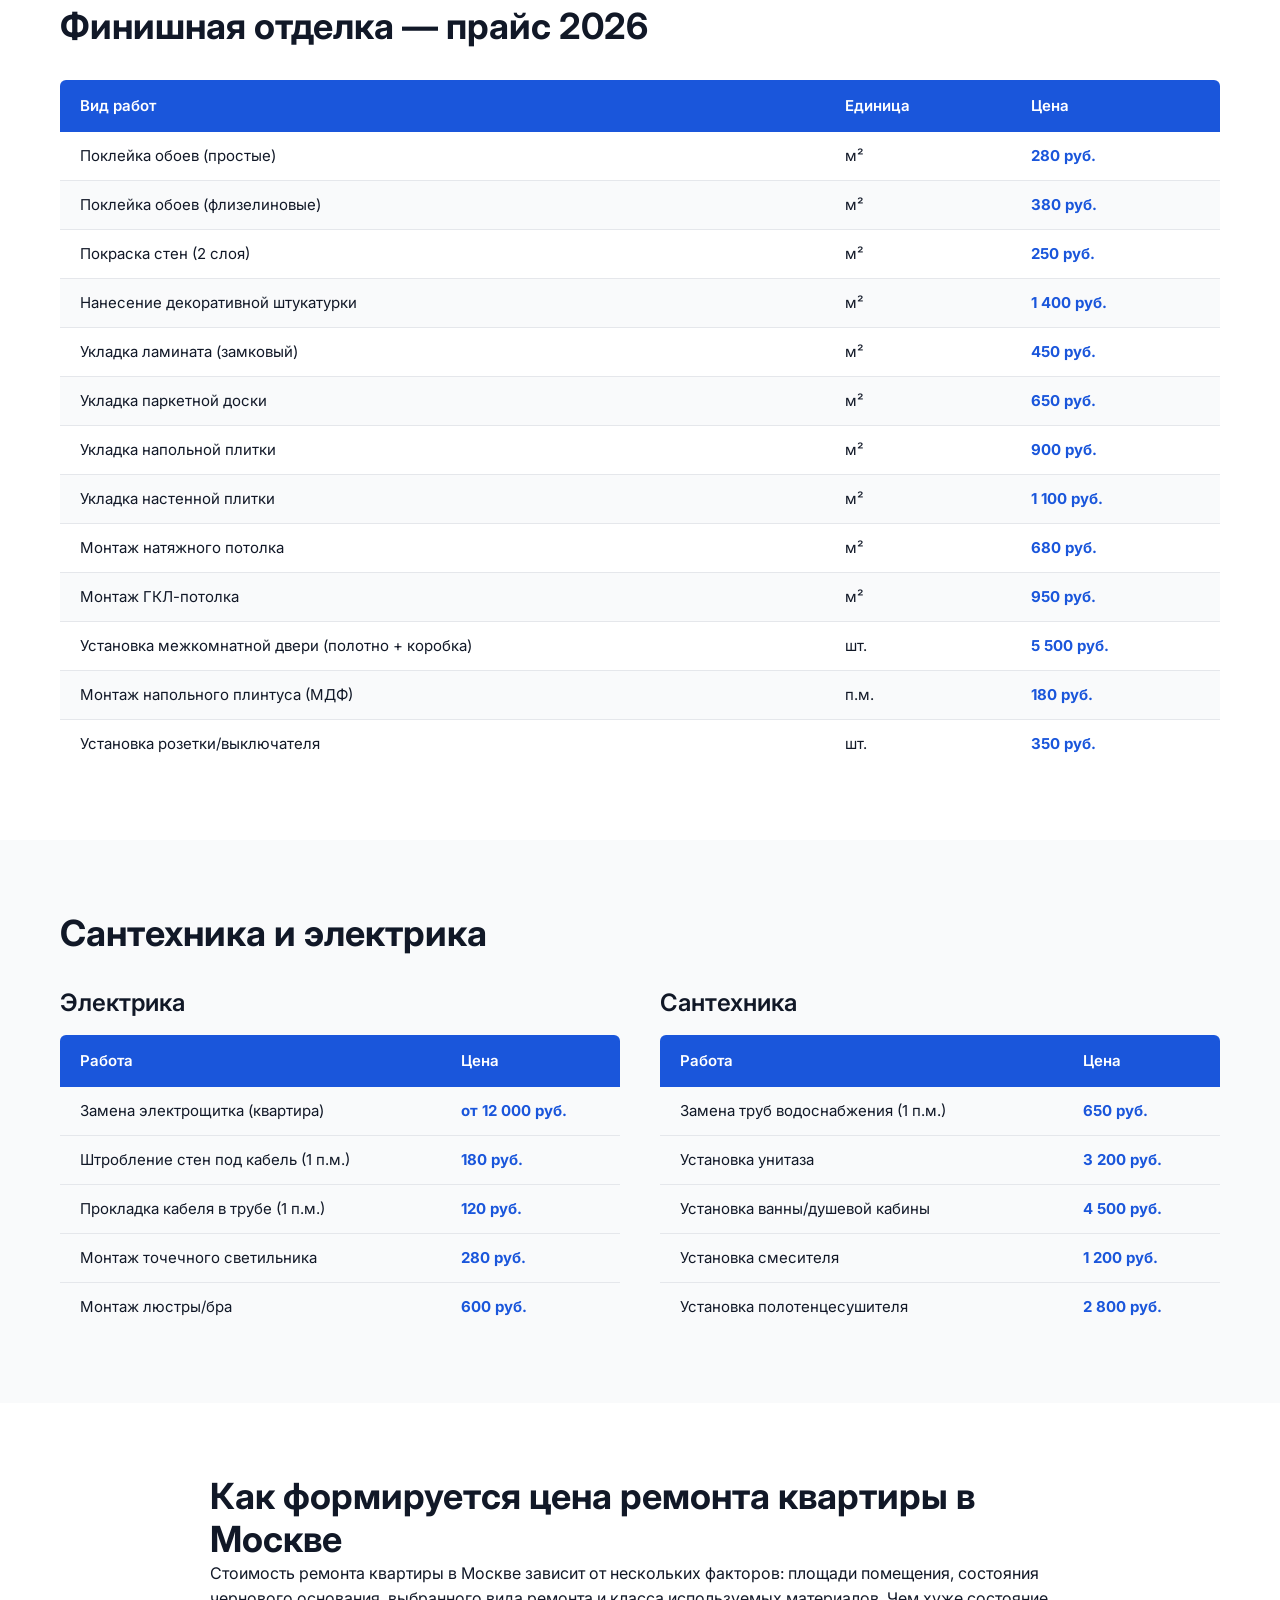
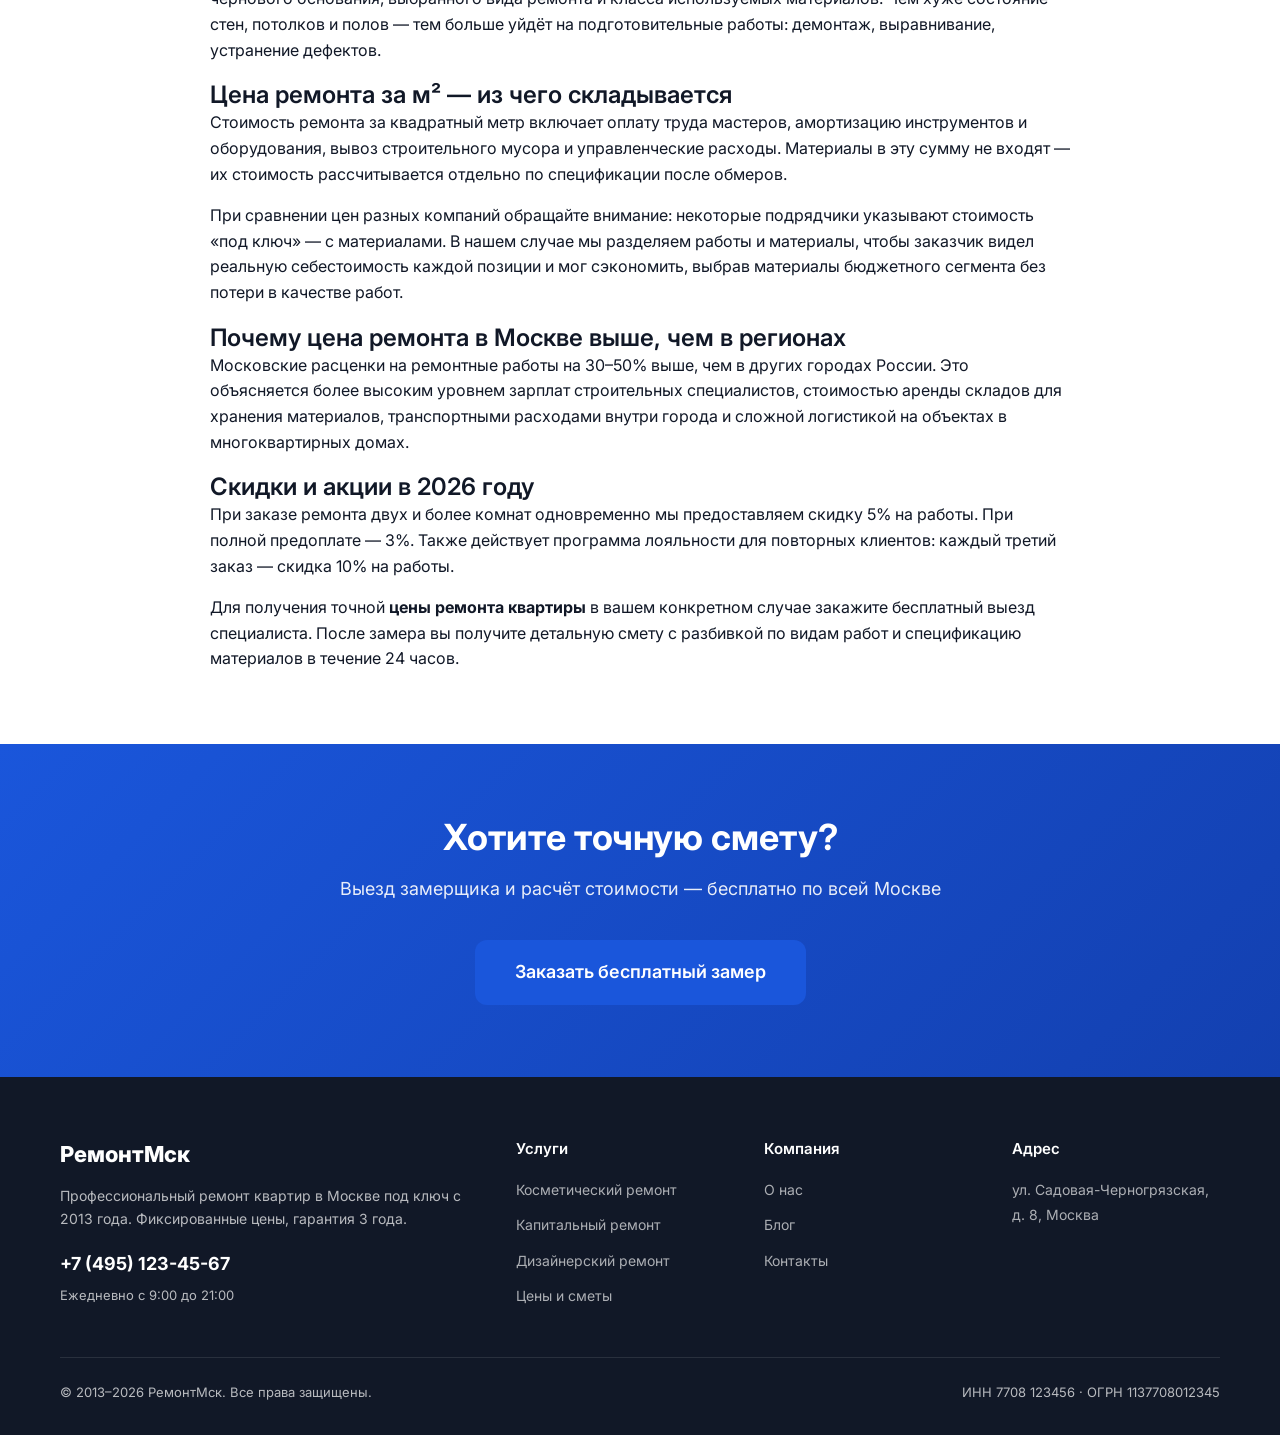
<file: prices.html>
<!DOCTYPE html>
<html lang="ru">
<head>
  <meta charset="UTF-8">
  <meta name="viewport" content="width=device-width, initial-scale=1.0">
  <title>Стоимость ремонта квартиры в Москве — цены 2026 | РемонтМск</title>
  <meta name="description" content="Актуальные цены на ремонт квартиры в Москве в 2026 году. Косметический от 3500 руб/м², капитальный от 6500 руб/м², дизайнерский от 12000 руб/м². Полный прайс-лист.">
  <meta property="og:title" content="Стоимость ремонта квартиры в Москве 2026 | РемонтМск">
  <meta property="og:description" content="Полный прайс-лист на все виды ремонтных работ. Цены фиксируются в договоре, скрытых доплат нет.">
  <link rel="canonical" href="https://bigselle2014-netizen.github.io/test-site/prices.html">
  <link rel="preconnect" href="https://fonts.googleapis.com">
  <link href="https://fonts.googleapis.com/css2?family=Inter:wght@400;500;600;700;800&display=swap" rel="stylesheet">
  <link rel="stylesheet" href="css/style.css">

  <!-- Яндекс.Метрика -->
  <script type="text/javascript">
    (function(m,e,t,r,i,k,a){m[i]=m[i]||function(){(m[i].a=m[i].a||[]).push(arguments)};
    m[i].l=1*new Date();
    for (var j = 0; j < document.scripts.length; j++) {if (document.scripts[j].src === r) { return; }}
    k=e.createElement(t),a=e.getElementsByTagName(t)[0],k.async=1,k.src=r,a.parentNode.insertBefore(k,a)})
    (window, document, "script", "https://mc.yandex.ru/metrika/tag.js", "ym");
    ym(XXXXXXXX, "init", {clickmap:true,trackLinks:true,accurateTrackBounce:true,webvisor:true});
  </script>
  <noscript><div><img src="https://mc.yandex.ru/watch/XXXXXXXX" style="position:absolute; left:-9999px;" alt="" /></div></noscript>
</head>
<body>

  <!-- Шапка -->
  <header class="header">
    <div class="container">
      <div class="header__inner">
        <a href="index.html" class="header__logo">Ремонт<span>Мск</span></a>
        <nav class="nav" id="main-nav" aria-label="Основная навигация">
          <a href="index.html">Главная</a>
          <a href="services.html">Услуги</a>
          <a href="prices.html" class="active">Цены</a>
          <a href="blog.html">Блог</a>
          <a href="contacts.html">Контакты</a>
        </nav>
        <a href="tel:+74951234567" class="header__phone">+7 (495) 123-45-67</a>
        <button class="burger" aria-label="Открыть меню" onclick="document.getElementById('main-nav').classList.toggle('open')">
          <span></span><span></span><span></span>
        </button>
      </div>
    </div>
  </header>

  <main>

    <!-- Breadcrumbs -->
    <div class="container">
      <nav class="breadcrumbs" aria-label="Хлебные крошки">
        <a href="index.html">Главная</a>
        <span aria-hidden="true">→</span>
        <span>Стоимость ремонта</span>
      </nav>
    </div>

    <!-- Заголовок -->
    <section class="section section--alt" style="padding-bottom: 48px;">
      <div class="container">
        <h1>Стоимость ремонта квартиры в Москве</h1>
        <p style="font-size: 18px; color: var(--color-text-light); margin-top: 12px; max-width: 680px;">
          Цены на 2026 год. Все расценки — за работы без материалов, если не указано иное. Стоимость фиксируется в договоре перед началом ремонта.
        </p>
      </div>
    </section>

    <!-- Сводная таблица -->
    <section class="section" aria-label="Сводные цены">
      <div class="container">
        <h2 style="margin-bottom: 32px;">Сводные цены по видам ремонта</h2>
        <div style="overflow-x: auto;">
          <table class="price-table" role="table" aria-label="Цены на ремонт по видам">
            <thead>
              <tr>
                <th>Вид ремонта</th>
                <th>Цена за м²</th>
                <th>Студия 30 м²</th>
                <th>1-комн. 40 м²</th>
                <th>2-комн. 55 м²</th>
                <th>Срок</th>
              </tr>
            </thead>
            <tbody>
              <tr>
                <td><strong>Косметический</strong></td>
                <td class="price-bold">от 3 500 руб.</td>
                <td>от 105 000 руб.</td>
                <td>от 140 000 руб.</td>
                <td>от 192 500 руб.</td>
                <td>2–4 нед.</td>
              </tr>
              <tr>
                <td><strong>Капитальный</strong></td>
                <td class="price-bold">от 6 500 руб.</td>
                <td>от 195 000 руб.</td>
                <td>от 260 000 руб.</td>
                <td>от 357 500 руб.</td>
                <td>6–10 нед.</td>
              </tr>
              <tr>
                <td><strong>Дизайнерский</strong></td>
                <td class="price-bold">от 12 000 руб.</td>
                <td>от 360 000 руб.</td>
                <td>от 480 000 руб.</td>
                <td>от 660 000 руб.</td>
                <td>10–20 нед.</td>
              </tr>
            </tbody>
          </table>
        </div>
        <p style="margin-top: 16px; font-size: 14px; color: var(--color-text-light);">* Цены указаны за работы. Стоимость материалов рассчитывается отдельно по спецификации и зависит от выбранных производителей.</p>
      </div>
    </section>

    <!-- Детальный прайс: черновые работы -->
    <section class="section section--alt" aria-label="Черновые работы">
      <div class="container">
        <h2 style="margin-bottom: 32px;">Черновые работы — цены за м²</h2>
        <div style="overflow-x: auto;">
          <table class="price-table" role="table">
            <thead>
              <tr>
                <th>Вид работ</th>
                <th>Единица</th>
                <th>Цена</th>
              </tr>
            </thead>
            <tbody>
              <tr><td>Демонтаж старой стяжки</td><td>м²</td><td class="price-bold">450 руб.</td></tr>
              <tr><td>Устройство цементной стяжки (толщина до 50 мм)</td><td>м²</td><td class="price-bold">650 руб.</td></tr>
              <tr><td>Устройство наливного пола (финишный)</td><td>м²</td><td class="price-bold">380 руб.</td></tr>
              <tr><td>Штукатурка стен по маякам (цементная)</td><td>м²</td><td class="price-bold">700 руб.</td></tr>
              <tr><td>Штукатурка стен гипсовая</td><td>м²</td><td class="price-bold">800 руб.</td></tr>
              <tr><td>Шпаклёвка стен (2 слоя)</td><td>м²</td><td class="price-bold">350 руб.</td></tr>
              <tr><td>Монтаж перегородки ГКЛ в один слой</td><td>м²</td><td class="price-bold">1 200 руб.</td></tr>
              <tr><td>Демонтаж перегородки кирпичной</td><td>м²</td><td class="price-bold">900 руб.</td></tr>
              <tr><td>Устройство звукоизоляции (пол)</td><td>м²</td><td class="price-bold">420 руб.</td></tr>
            </tbody>
          </table>
        </div>
      </div>
    </section>

    <!-- Детальный прайс: финишные работы -->
    <section class="section" aria-label="Финишная отделка">
      <div class="container">
        <h2 style="margin-bottom: 32px;">Финишная отделка — прайс 2026</h2>
        <div style="overflow-x: auto;">
          <table class="price-table" role="table">
            <thead>
              <tr>
                <th>Вид работ</th>
                <th>Единица</th>
                <th>Цена</th>
              </tr>
            </thead>
            <tbody>
              <tr><td>Поклейка обоев (простые)</td><td>м²</td><td class="price-bold">280 руб.</td></tr>
              <tr><td>Поклейка обоев (флизелиновые)</td><td>м²</td><td class="price-bold">380 руб.</td></tr>
              <tr><td>Покраска стен (2 слоя)</td><td>м²</td><td class="price-bold">250 руб.</td></tr>
              <tr><td>Нанесение декоративной штукатурки</td><td>м²</td><td class="price-bold">1 400 руб.</td></tr>
              <tr><td>Укладка ламината (замковый)</td><td>м²</td><td class="price-bold">450 руб.</td></tr>
              <tr><td>Укладка паркетной доски</td><td>м²</td><td class="price-bold">650 руб.</td></tr>
              <tr><td>Укладка напольной плитки</td><td>м²</td><td class="price-bold">900 руб.</td></tr>
              <tr><td>Укладка настенной плитки</td><td>м²</td><td class="price-bold">1 100 руб.</td></tr>
              <tr><td>Монтаж натяжного потолка</td><td>м²</td><td class="price-bold">680 руб.</td></tr>
              <tr><td>Монтаж ГКЛ-потолка</td><td>м²</td><td class="price-bold">950 руб.</td></tr>
              <tr><td>Установка межкомнатной двери (полотно + коробка)</td><td>шт.</td><td class="price-bold">5 500 руб.</td></tr>
              <tr><td>Монтаж напольного плинтуса (МДФ)</td><td>п.м.</td><td class="price-bold">180 руб.</td></tr>
              <tr><td>Установка розетки/выключателя</td><td>шт.</td><td class="price-bold">350 руб.</td></tr>
            </tbody>
          </table>
        </div>
      </div>
    </section>

    <!-- Сантехника и электрика -->
    <section class="section section--alt" aria-label="Сантехника и электрика">
      <div class="container">
        <h2 style="margin-bottom: 32px;">Сантехника и электрика</h2>
        <div style="display: grid; grid-template-columns: 1fr 1fr; gap: 40px;">
          <div style="overflow-x: auto;">
            <h3 style="margin-bottom: 16px;">Электрика</h3>
            <table class="price-table" role="table">
              <thead>
                <tr><th>Работа</th><th>Цена</th></tr>
              </thead>
              <tbody>
                <tr><td>Замена электрощитка (квартира)</td><td class="price-bold">от 12 000 руб.</td></tr>
                <tr><td>Штробление стен под кабель (1 п.м.)</td><td class="price-bold">180 руб.</td></tr>
                <tr><td>Прокладка кабеля в трубе (1 п.м.)</td><td class="price-bold">120 руб.</td></tr>
                <tr><td>Монтаж точечного светильника</td><td class="price-bold">280 руб.</td></tr>
                <tr><td>Монтаж люстры/бра</td><td class="price-bold">600 руб.</td></tr>
              </tbody>
            </table>
          </div>
          <div style="overflow-x: auto;">
            <h3 style="margin-bottom: 16px;">Сантехника</h3>
            <table class="price-table" role="table">
              <thead>
                <tr><th>Работа</th><th>Цена</th></tr>
              </thead>
              <tbody>
                <tr><td>Замена труб водоснабжения (1 п.м.)</td><td class="price-bold">650 руб.</td></tr>
                <tr><td>Установка унитаза</td><td class="price-bold">3 200 руб.</td></tr>
                <tr><td>Установка ванны/душевой кабины</td><td class="price-bold">4 500 руб.</td></tr>
                <tr><td>Установка смесителя</td><td class="price-bold">1 200 руб.</td></tr>
                <tr><td>Установка полотенцесушителя</td><td class="price-bold">2 800 руб.</td></tr>
              </tbody>
            </table>
          </div>
        </div>
      </div>
    </section>

    <!-- SEO-текст о ценах -->
    <section class="section" aria-label="О ценообразовании">
      <div class="container">
        <div style="max-width: 860px; margin: 0 auto;">
          <h2>Как формируется цена ремонта квартиры в Москве</h2>
          <p>Стоимость ремонта квартиры в Москве зависит от нескольких факторов: площади помещения, состояния чернового основания, выбранного вида ремонта и класса используемых материалов. Чем хуже состояние стен, потолков и полов — тем больше уйдёт на подготовительные работы: демонтаж, выравнивание, устранение дефектов.</p>

          <h3>Цена ремонта за м² — из чего складывается</h3>
          <p>Стоимость ремонта за квадратный метр включает оплату труда мастеров, амортизацию инструментов и оборудования, вывоз строительного мусора и управленческие расходы. Материалы в эту сумму не входят — их стоимость рассчитывается отдельно по спецификации после обмеров.</p>
          <p>При сравнении цен разных компаний обращайте внимание: некоторые подрядчики указывают стоимость «под ключ» — с материалами. В нашем случае мы разделяем работы и материалы, чтобы заказчик видел реальную себестоимость каждой позиции и мог сэкономить, выбрав материалы бюджетного сегмента без потери в качестве работ.</p>

          <h3>Почему цена ремонта в Москве выше, чем в регионах</h3>
          <p>Московские расценки на ремонтные работы на 30–50% выше, чем в других городах России. Это объясняется более высоким уровнем зарплат строительных специалистов, стоимостью аренды складов для хранения материалов, транспортными расходами внутри города и сложной логистикой на объектах в многоквартирных домах.</p>

          <h3>Скидки и акции в 2026 году</h3>
          <p>При заказе ремонта двух и более комнат одновременно мы предоставляем скидку 5% на работы. При полной предоплате — 3%. Также действует программа лояльности для повторных клиентов: каждый третий заказ — скидка 10% на работы.</p>

          <p>Для получения точной <strong>цены ремонта квартиры</strong> в вашем конкретном случае закажите бесплатный выезд специалиста. После замера вы получите детальную смету с разбивкой по видам работ и спецификацию материалов в течение 24 часов.</p>
        </div>
      </div>
    </section>

    <!-- CTA -->
    <section class="cta" aria-label="Призыв к действию">
      <div class="container">
        <h2 class="cta__title">Хотите точную смету?</h2>
        <p class="cta__desc">Выезд замерщика и расчёт стоимости — бесплатно по всей Москве</p>
        <a href="contacts.html" class="btn btn--primary btn--lg">Заказать бесплатный замер</a>
      </div>
    </section>

  </main>

  <!-- Подвал -->
  <footer class="footer" aria-label="Подвал сайта">
    <div class="container">
      <div class="footer__grid">
        <div>
          <div class="footer__logo">РемонтМск</div>
          <p class="footer__desc">Профессиональный ремонт квартир в Москве под ключ с 2013 года. Фиксированные цены, гарантия 3 года.</p>
          <div class="footer__phone"><a href="tel:+74951234567" style="color:#fff;">+7 (495) 123-45-67</a></div>
          <div class="footer__worktime">Ежедневно с 9:00 до 21:00</div>
        </div>
        <div class="footer__col">
          <h4>Услуги</h4>
          <ul>
            <li><a href="services.html">Косметический ремонт</a></li>
            <li><a href="services.html">Капитальный ремонт</a></li>
            <li><a href="services.html">Дизайнерский ремонт</a></li>
            <li><a href="prices.html">Цены и сметы</a></li>
          </ul>
        </div>
        <div class="footer__col">
          <h4>Компания</h4>
          <ul>
            <li><a href="index.html">О нас</a></li>
            <li><a href="blog.html">Блог</a></li>
            <li><a href="contacts.html">Контакты</a></li>
          </ul>
        </div>
        <div class="footer__col">
          <h4>Адрес</h4>
          <ul>
            <li><a href="contacts.html">ул. Садовая-Черногрязская, д. 8, Москва</a></li>
          </ul>
        </div>
      </div>
      <div class="footer__bottom">
        <span>© 2013–2026 РемонтМск. Все права защищены.</span>
        <span>ИНН 7708 123456 · ОГРН 1137708012345</span>
      </div>
    </div>
  </footer>

</body>
</html>
</file>
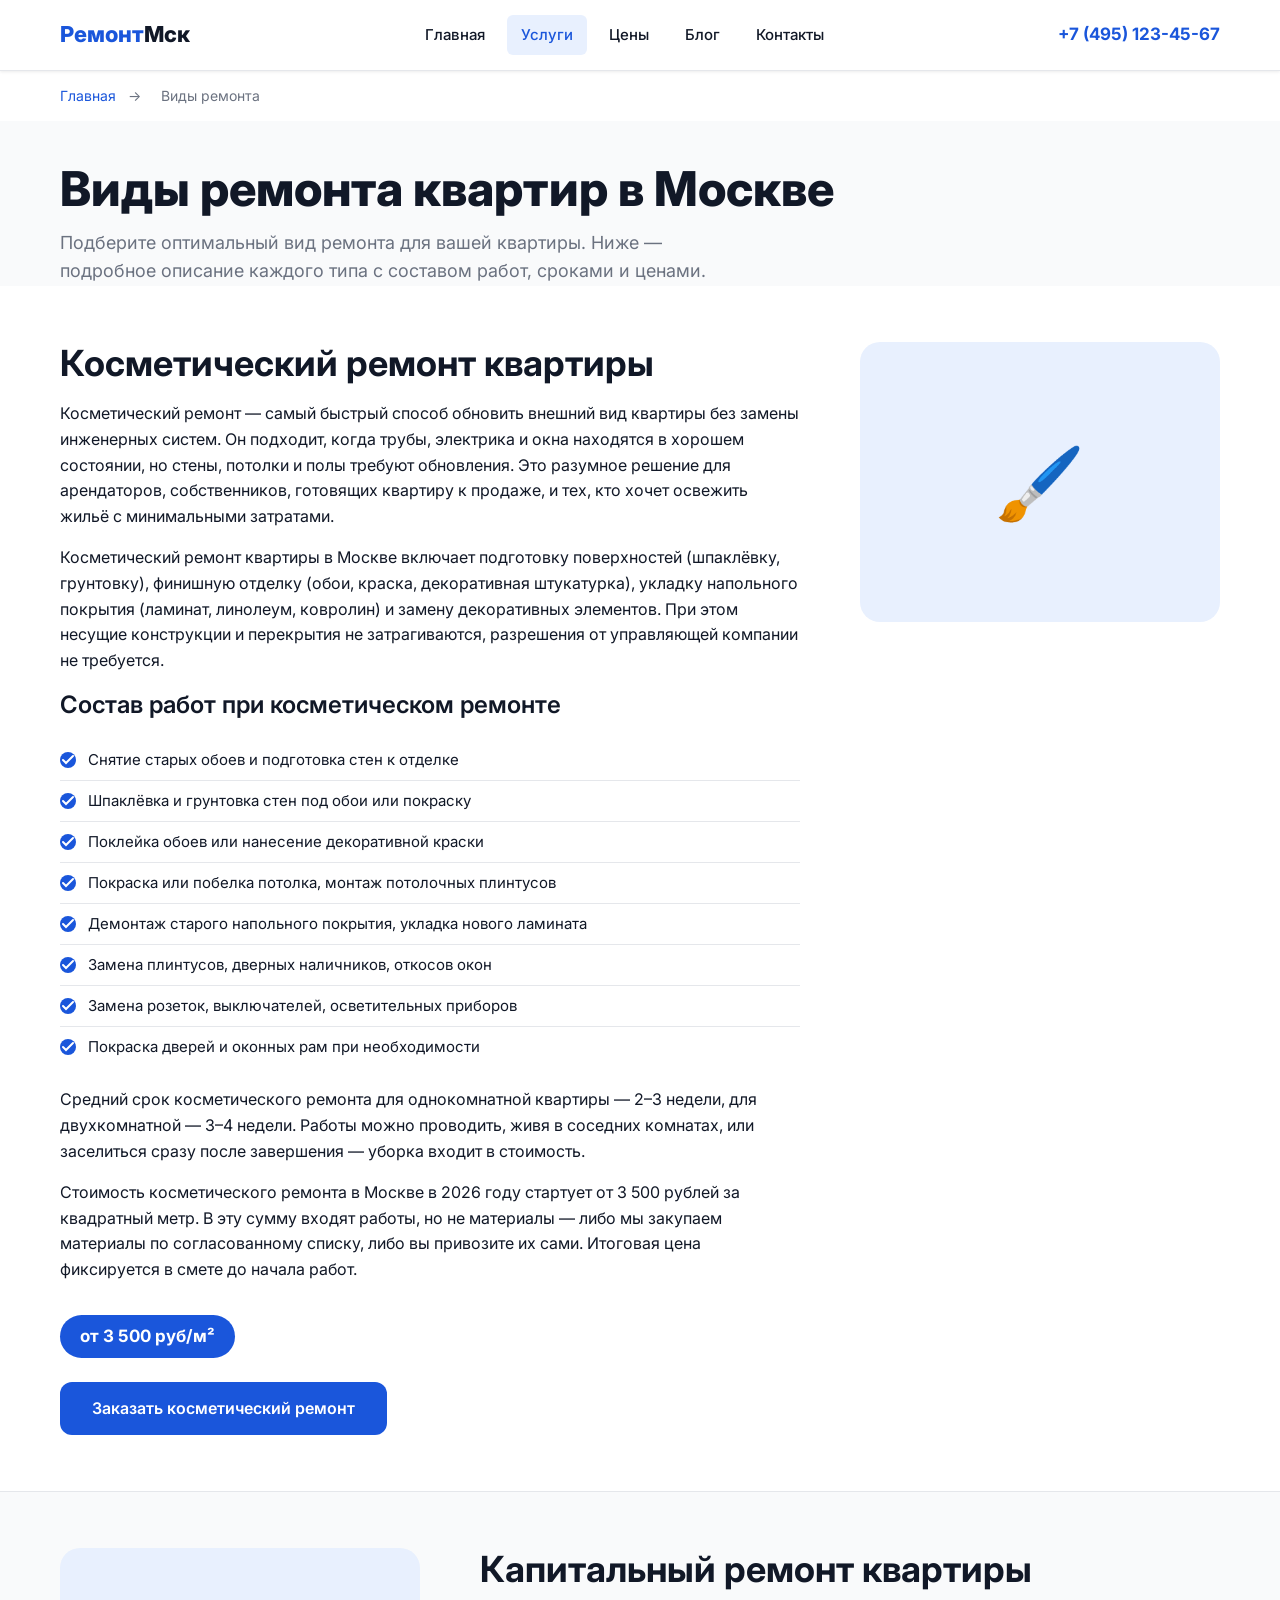
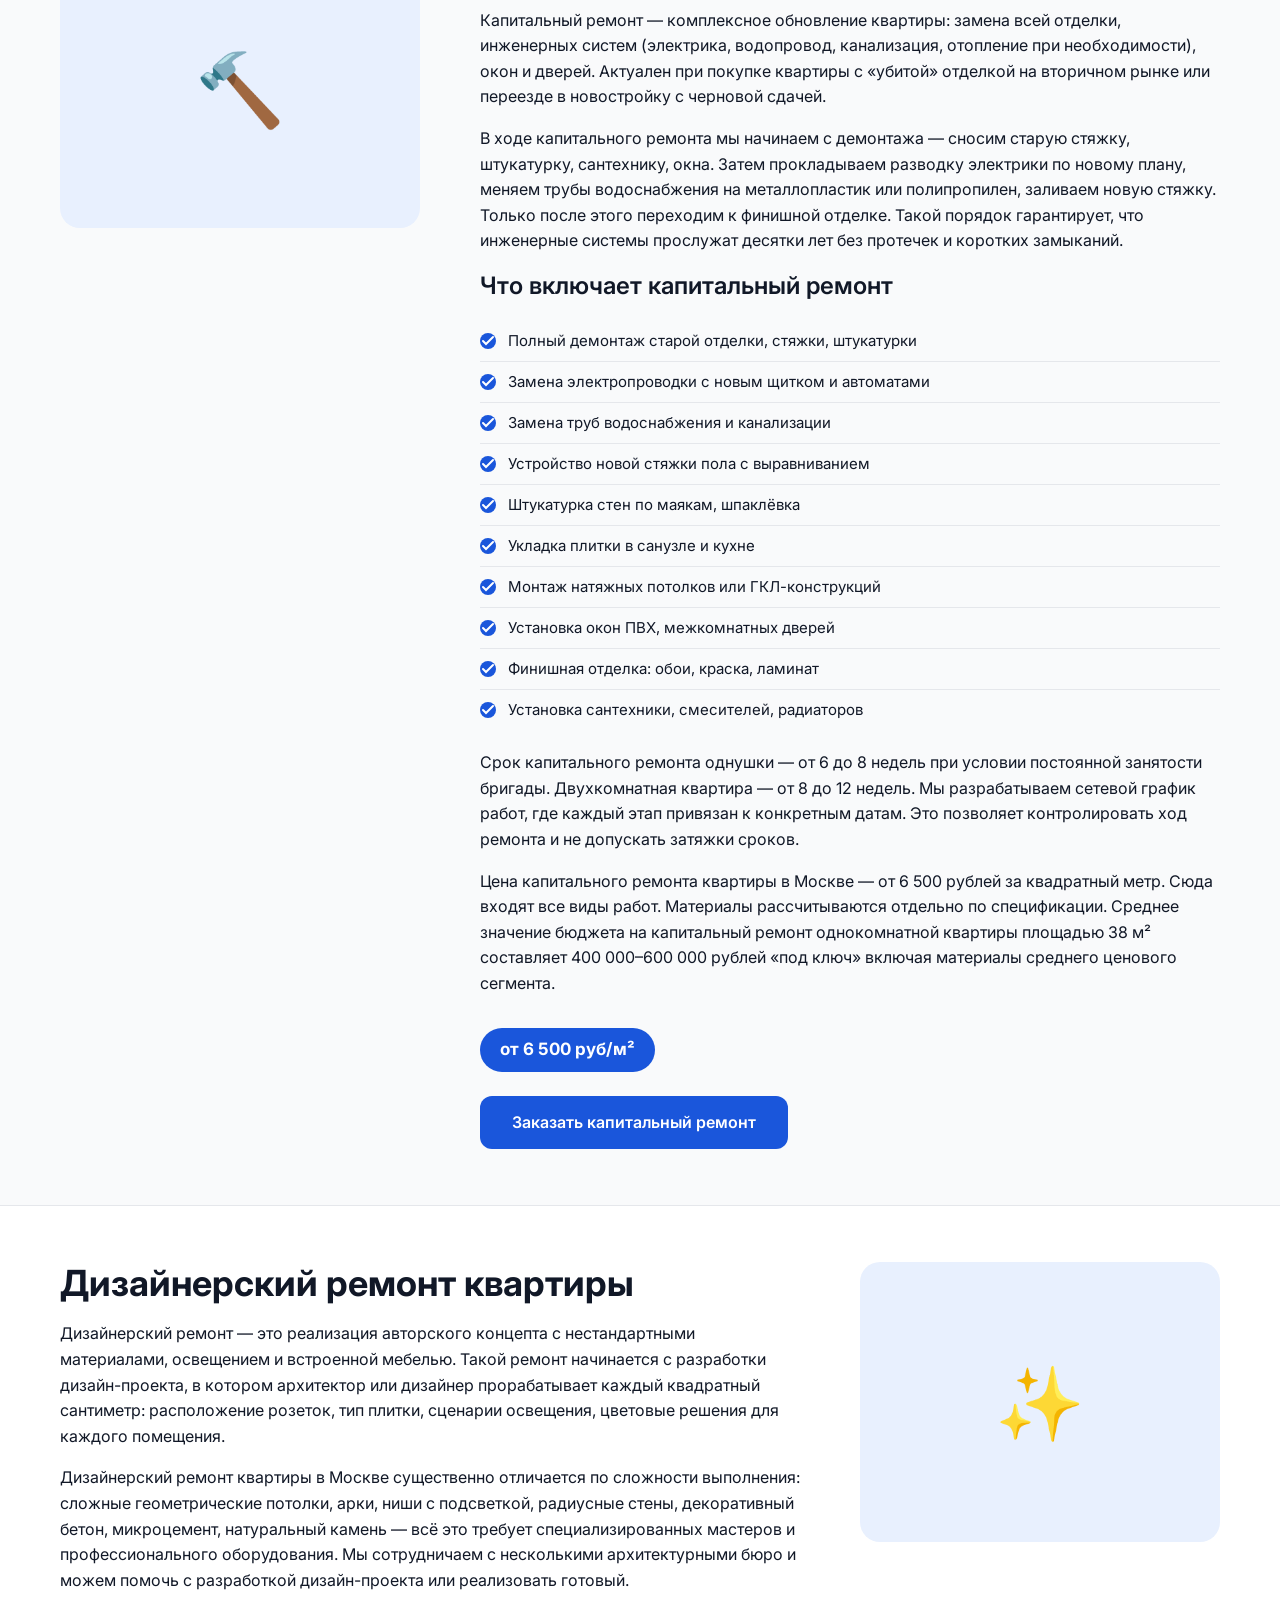
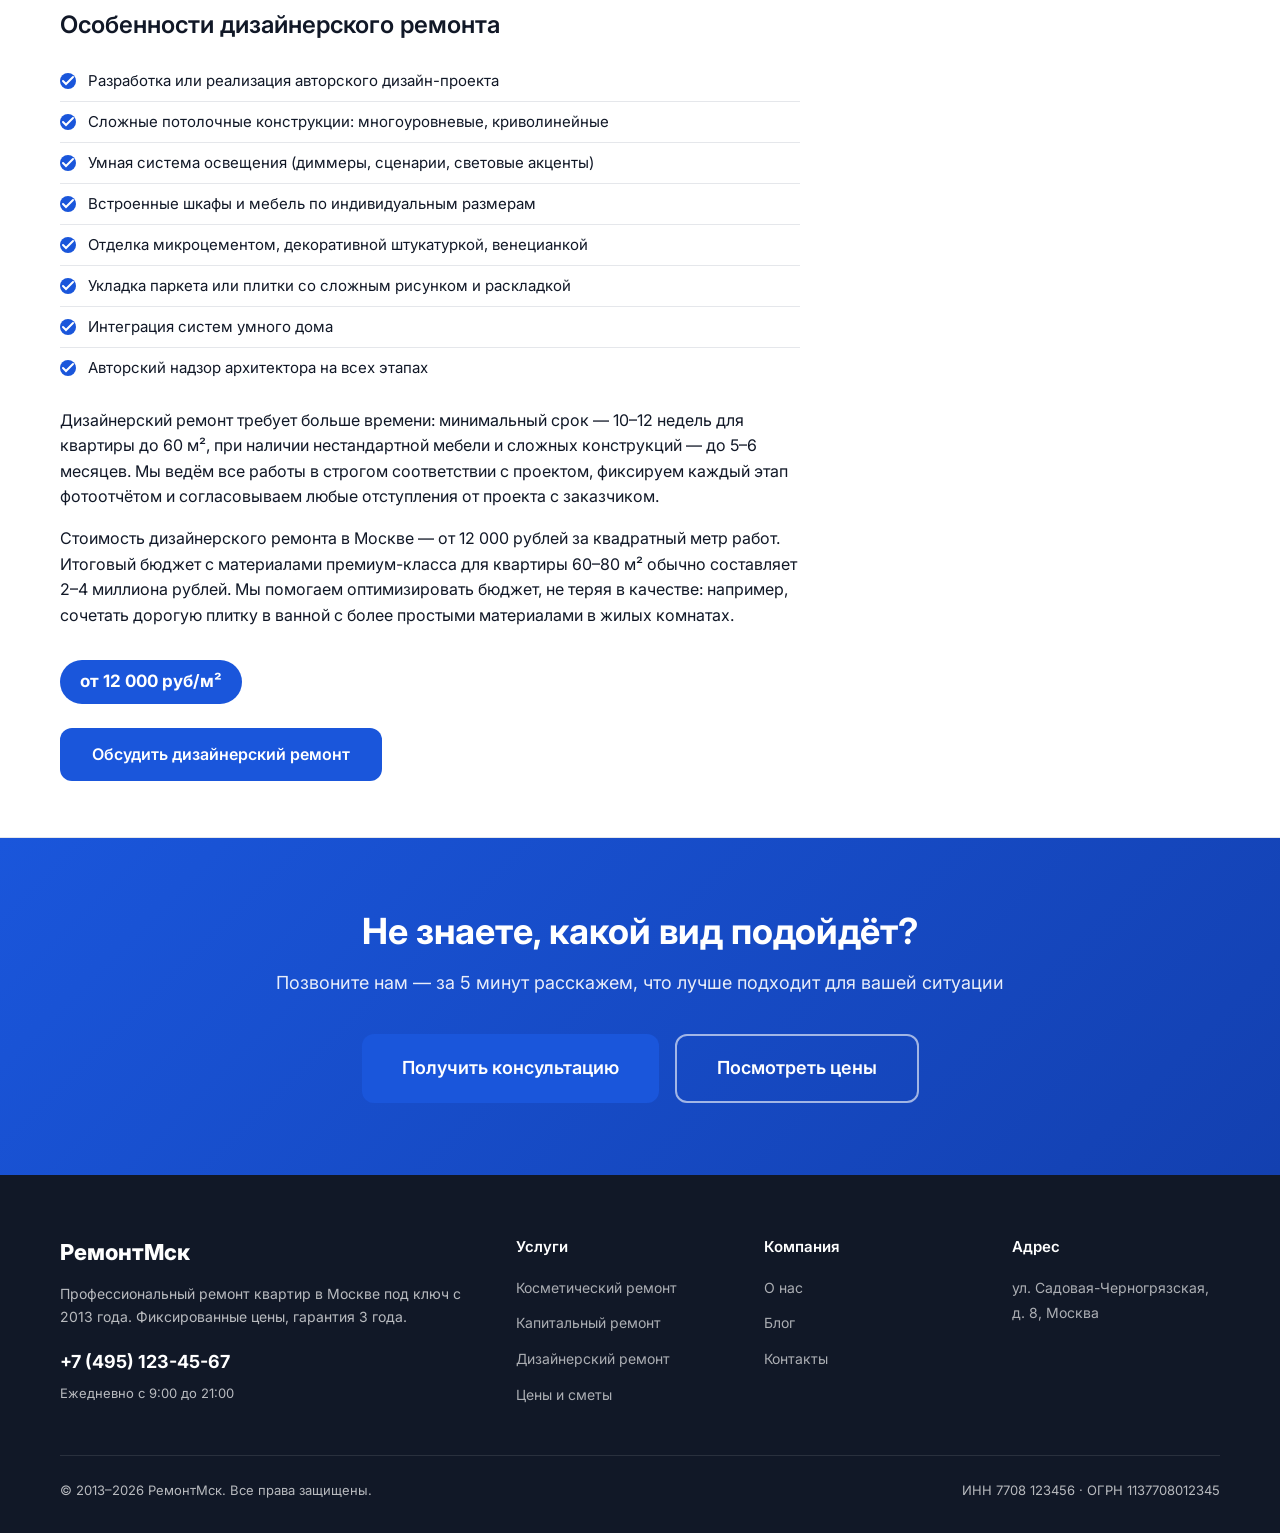
<file: services.html>
<!DOCTYPE html>
<html lang="ru">
<head>
  <meta charset="UTF-8">
  <meta name="viewport" content="width=device-width, initial-scale=1.0">
  <title>Виды ремонта квартир в Москве — косметический, капитальный, дизайнерский | РемонтМск</title>
  <meta name="description" content="Виды ремонта квартир в Москве: косметический от 3500 руб/м², капитальный от 6500 руб/м², дизайнерский от 12000 руб/м². Подробное описание работ и сроков.">
  <meta property="og:title" content="Виды ремонта квартир в Москве | РемонтМск">
  <meta property="og:description" content="Выберите подходящий вид ремонта. Подробное описание каждого типа, состав работ, сроки и цены.">
  <link rel="canonical" href="https://bigselle2014-netizen.github.io/test-site/services.html">
  <link rel="preconnect" href="https://fonts.googleapis.com">
  <link href="https://fonts.googleapis.com/css2?family=Inter:wght@400;500;600;700;800&display=swap" rel="stylesheet">
  <link rel="stylesheet" href="css/style.css">

  <!-- Яндекс.Метрика -->
  <script type="text/javascript">
    (function(m,e,t,r,i,k,a){m[i]=m[i]||function(){(m[i].a=m[i].a||[]).push(arguments)};
    m[i].l=1*new Date();
    for (var j = 0; j < document.scripts.length; j++) {if (document.scripts[j].src === r) { return; }}
    k=e.createElement(t),a=e.getElementsByTagName(t)[0],k.async=1,k.src=r,a.parentNode.insertBefore(k,a)})
    (window, document, "script", "https://mc.yandex.ru/metrika/tag.js", "ym");
    ym(XXXXXXXX, "init", {clickmap:true,trackLinks:true,accurateTrackBounce:true,webvisor:true});
  </script>
  <noscript><div><img src="https://mc.yandex.ru/watch/XXXXXXXX" style="position:absolute; left:-9999px;" alt="" /></div></noscript>
</head>
<body>

  <!-- Шапка -->
  <header class="header">
    <div class="container">
      <div class="header__inner">
        <a href="index.html" class="header__logo">Ремонт<span>Мск</span></a>
        <nav class="nav" id="main-nav" aria-label="Основная навигация">
          <a href="index.html">Главная</a>
          <a href="services.html" class="active">Услуги</a>
          <a href="prices.html">Цены</a>
          <a href="blog.html">Блог</a>
          <a href="contacts.html">Контакты</a>
        </nav>
        <a href="tel:+74951234567" class="header__phone">+7 (495) 123-45-67</a>
        <button class="burger" aria-label="Открыть меню" onclick="document.getElementById('main-nav').classList.toggle('open')">
          <span></span><span></span><span></span>
        </button>
      </div>
    </div>
  </header>

  <main>

    <!-- Breadcrumbs -->
    <div class="container">
      <nav class="breadcrumbs" aria-label="Хлебные крошки">
        <a href="index.html">Главная</a>
        <span aria-hidden="true">→</span>
        <span>Виды ремонта</span>
      </nav>
    </div>

    <!-- Заголовок страницы -->
    <div class="section section--alt" style="padding: 40px 0 0;">
      <div class="container">
        <h1>Виды ремонта квартир в Москве</h1>
        <p style="font-size: 18px; color: var(--color-text-light); margin-top: 12px; margin-bottom: 0; max-width: 700px;">
          Подберите оптимальный вид ремонта для вашей квартиры. Ниже — подробное описание каждого типа с составом работ, сроками и ценами.
        </p>
      </div>
    </div>

    <!-- Косметический ремонт -->
    <section class="service-section" id="cosmetic" aria-label="Косметический ремонт">
      <div class="container">
        <div class="service-section__inner">
          <div class="service-section__content">
            <h2>Косметический ремонт квартиры</h2>
            <p>Косметический ремонт — самый быстрый способ обновить внешний вид квартиры без замены инженерных систем. Он подходит, когда трубы, электрика и окна находятся в хорошем состоянии, но стены, потолки и полы требуют обновления. Это разумное решение для арендаторов, собственников, готовящих квартиру к продаже, и тех, кто хочет освежить жильё с минимальными затратами.</p>

            <p>Косметический ремонт квартиры в Москве включает подготовку поверхностей (шпаклёвку, грунтовку), финишную отделку (обои, краска, декоративная штукатурка), укладку напольного покрытия (ламинат, линолеум, ковролин) и замену декоративных элементов. При этом несущие конструкции и перекрытия не затрагиваются, разрешения от управляющей компании не требуется.</p>

            <h3>Состав работ при косметическом ремонте</h3>
            <ul>
              <li>Снятие старых обоев и подготовка стен к отделке</li>
              <li>Шпаклёвка и грунтовка стен под обои или покраску</li>
              <li>Поклейка обоев или нанесение декоративной краски</li>
              <li>Покраска или побелка потолка, монтаж потолочных плинтусов</li>
              <li>Демонтаж старого напольного покрытия, укладка нового ламината</li>
              <li>Замена плинтусов, дверных наличников, откосов окон</li>
              <li>Замена розеток, выключателей, осветительных приборов</li>
              <li>Покраска дверей и оконных рам при необходимости</li>
            </ul>

            <p>Средний срок косметического ремонта для однокомнатной квартиры — 2–3 недели, для двухкомнатной — 3–4 недели. Работы можно проводить, живя в соседних комнатах, или заселиться сразу после завершения — уборка входит в стоимость.</p>

            <p>Стоимость косметического ремонта в Москве в 2026 году стартует от 3 500 рублей за квадратный метр. В эту сумму входят работы, но не материалы — либо мы закупаем материалы по согласованному списку, либо вы привозите их сами. Итоговая цена фиксируется в смете до начала работ.</p>

            <a href="prices.html" class="service-section__price-tag">от 3 500 руб/м²</a>
            <div style="margin-top: 24px;">
              <a href="contacts.html" class="btn btn--primary">Заказать косметический ремонт</a>
            </div>
          </div>
          <div class="service-section__img" aria-hidden="true" style="font-size: 72px;">🖌️</div>
        </div>
      </div>
    </section>

    <!-- Капитальный ремонт -->
    <section class="service-section section--alt" id="capital" aria-label="Капитальный ремонт">
      <div class="container">
        <div class="service-section__inner reverse">
          <div class="service-section__content">
            <h2>Капитальный ремонт квартиры</h2>
            <p>Капитальный ремонт — комплексное обновление квартиры: замена всей отделки, инженерных систем (электрика, водопровод, канализация, отопление при необходимости), окон и дверей. Актуален при покупке квартиры с «убитой» отделкой на вторичном рынке или переезде в новостройку с черновой сдачей.</p>

            <p>В ходе капитального ремонта мы начинаем с демонтажа — сносим старую стяжку, штукатурку, сантехнику, окна. Затем прокладываем разводку электрики по новому плану, меняем трубы водоснабжения на металлопластик или полипропилен, заливаем новую стяжку. Только после этого переходим к финишной отделке. Такой порядок гарантирует, что инженерные системы прослужат десятки лет без протечек и коротких замыканий.</p>

            <h3>Что включает капитальный ремонт</h3>
            <ul>
              <li>Полный демонтаж старой отделки, стяжки, штукатурки</li>
              <li>Замена электропроводки с новым щитком и автоматами</li>
              <li>Замена труб водоснабжения и канализации</li>
              <li>Устройство новой стяжки пола с выравниванием</li>
              <li>Штукатурка стен по маякам, шпаклёвка</li>
              <li>Укладка плитки в санузле и кухне</li>
              <li>Монтаж натяжных потолков или ГКЛ-конструкций</li>
              <li>Установка окон ПВХ, межкомнатных дверей</li>
              <li>Финишная отделка: обои, краска, ламинат</li>
              <li>Установка сантехники, смесителей, радиаторов</li>
            </ul>

            <p>Срок капитального ремонта однушки — от 6 до 8 недель при условии постоянной занятости бригады. Двухкомнатная квартира — от 8 до 12 недель. Мы разрабатываем сетевой график работ, где каждый этап привязан к конкретным датам. Это позволяет контролировать ход ремонта и не допускать затяжки сроков.</p>

            <p>Цена капитального ремонта квартиры в Москве — от 6 500 рублей за квадратный метр. Сюда входят все виды работ. Материалы рассчитываются отдельно по спецификации. Среднее значение бюджета на капитальный ремонт однокомнатной квартиры площадью 38 м² составляет 400 000–600 000 рублей «под ключ» включая материалы среднего ценового сегмента.</p>

            <a href="prices.html" class="service-section__price-tag">от 6 500 руб/м²</a>
            <div style="margin-top: 24px;">
              <a href="contacts.html" class="btn btn--primary">Заказать капитальный ремонт</a>
            </div>
          </div>
          <div class="service-section__img" aria-hidden="true" style="font-size: 72px;">🔨</div>
        </div>
      </div>
    </section>

    <!-- Дизайнерский ремонт -->
    <section class="service-section" id="design" aria-label="Дизайнерский ремонт">
      <div class="container">
        <div class="service-section__inner">
          <div class="service-section__content">
            <h2>Дизайнерский ремонт квартиры</h2>
            <p>Дизайнерский ремонт — это реализация авторского концепта с нестандартными материалами, освещением и встроенной мебелью. Такой ремонт начинается с разработки дизайн-проекта, в котором архитектор или дизайнер прорабатывает каждый квадратный сантиметр: расположение розеток, тип плитки, сценарии освещения, цветовые решения для каждого помещения.</p>

            <p>Дизайнерский ремонт квартиры в Москве существенно отличается по сложности выполнения: сложные геометрические потолки, арки, ниши с подсветкой, радиусные стены, декоративный бетон, микроцемент, натуральный камень — всё это требует специализированных мастеров и профессионального оборудования. Мы сотрудничаем с несколькими архитектурными бюро и можем помочь с разработкой дизайн-проекта или реализовать готовый.</p>

            <h3>Особенности дизайнерского ремонта</h3>
            <ul>
              <li>Разработка или реализация авторского дизайн-проекта</li>
              <li>Сложные потолочные конструкции: многоуровневые, криволинейные</li>
              <li>Умная система освещения (диммеры, сценарии, световые акценты)</li>
              <li>Встроенные шкафы и мебель по индивидуальным размерам</li>
              <li>Отделка микроцементом, декоративной штукатуркой, венецианкой</li>
              <li>Укладка паркета или плитки со сложным рисунком и раскладкой</li>
              <li>Интеграция систем умного дома</li>
              <li>Авторский надзор архитектора на всех этапах</li>
            </ul>

            <p>Дизайнерский ремонт требует больше времени: минимальный срок — 10–12 недель для квартиры до 60 м², при наличии нестандартной мебели и сложных конструкций — до 5–6 месяцев. Мы ведём все работы в строгом соответствии с проектом, фиксируем каждый этап фотоотчётом и согласовываем любые отступления от проекта с заказчиком.</p>

            <p>Стоимость дизайнерского ремонта в Москве — от 12 000 рублей за квадратный метр работ. Итоговый бюджет с материалами премиум-класса для квартиры 60–80 м² обычно составляет 2–4 миллиона рублей. Мы помогаем оптимизировать бюджет, не теряя в качестве: например, сочетать дорогую плитку в ванной с более простыми материалами в жилых комнатах.</p>

            <a href="prices.html" class="service-section__price-tag">от 12 000 руб/м²</a>
            <div style="margin-top: 24px;">
              <a href="contacts.html" class="btn btn--primary">Обсудить дизайнерский ремонт</a>
            </div>
          </div>
          <div class="service-section__img" aria-hidden="true" style="font-size: 72px;">✨</div>
        </div>
      </div>
    </section>

    <!-- CTA -->
    <section class="cta" aria-label="Призыв к действию">
      <div class="container">
        <h2 class="cta__title">Не знаете, какой вид подойдёт?</h2>
        <p class="cta__desc">Позвоните нам — за 5 минут расскажем, что лучше подходит для вашей ситуации</p>
        <div style="display:flex; gap:16px; justify-content:center; flex-wrap:wrap;">
          <a href="contacts.html" class="btn btn--primary btn--lg">Получить консультацию</a>
          <a href="prices.html" class="btn btn--outline btn--lg">Посмотреть цены</a>
        </div>
      </div>
    </section>

  </main>

  <!-- Подвал -->
  <footer class="footer" aria-label="Подвал сайта">
    <div class="container">
      <div class="footer__grid">
        <div>
          <div class="footer__logo">РемонтМск</div>
          <p class="footer__desc">Профессиональный ремонт квартир в Москве под ключ с 2013 года. Фиксированные цены, гарантия 3 года.</p>
          <div class="footer__phone"><a href="tel:+74951234567" style="color:#fff;">+7 (495) 123-45-67</a></div>
          <div class="footer__worktime">Ежедневно с 9:00 до 21:00</div>
        </div>
        <div class="footer__col">
          <h4>Услуги</h4>
          <ul>
            <li><a href="services.html#cosmetic">Косметический ремонт</a></li>
            <li><a href="services.html#capital">Капитальный ремонт</a></li>
            <li><a href="services.html#design">Дизайнерский ремонт</a></li>
            <li><a href="prices.html">Цены и сметы</a></li>
          </ul>
        </div>
        <div class="footer__col">
          <h4>Компания</h4>
          <ul>
            <li><a href="index.html">О нас</a></li>
            <li><a href="blog.html">Блог</a></li>
            <li><a href="contacts.html">Контакты</a></li>
          </ul>
        </div>
        <div class="footer__col">
          <h4>Адрес</h4>
          <ul>
            <li><a href="contacts.html">ул. Садовая-Черногрязская, д. 8, Москва</a></li>
          </ul>
        </div>
      </div>
      <div class="footer__bottom">
        <span>© 2013–2026 РемонтМск. Все права защищены.</span>
        <span>ИНН 7708 123456 · ОГРН 1137708012345</span>
      </div>
    </div>
  </footer>

</body>
</html>
</file>
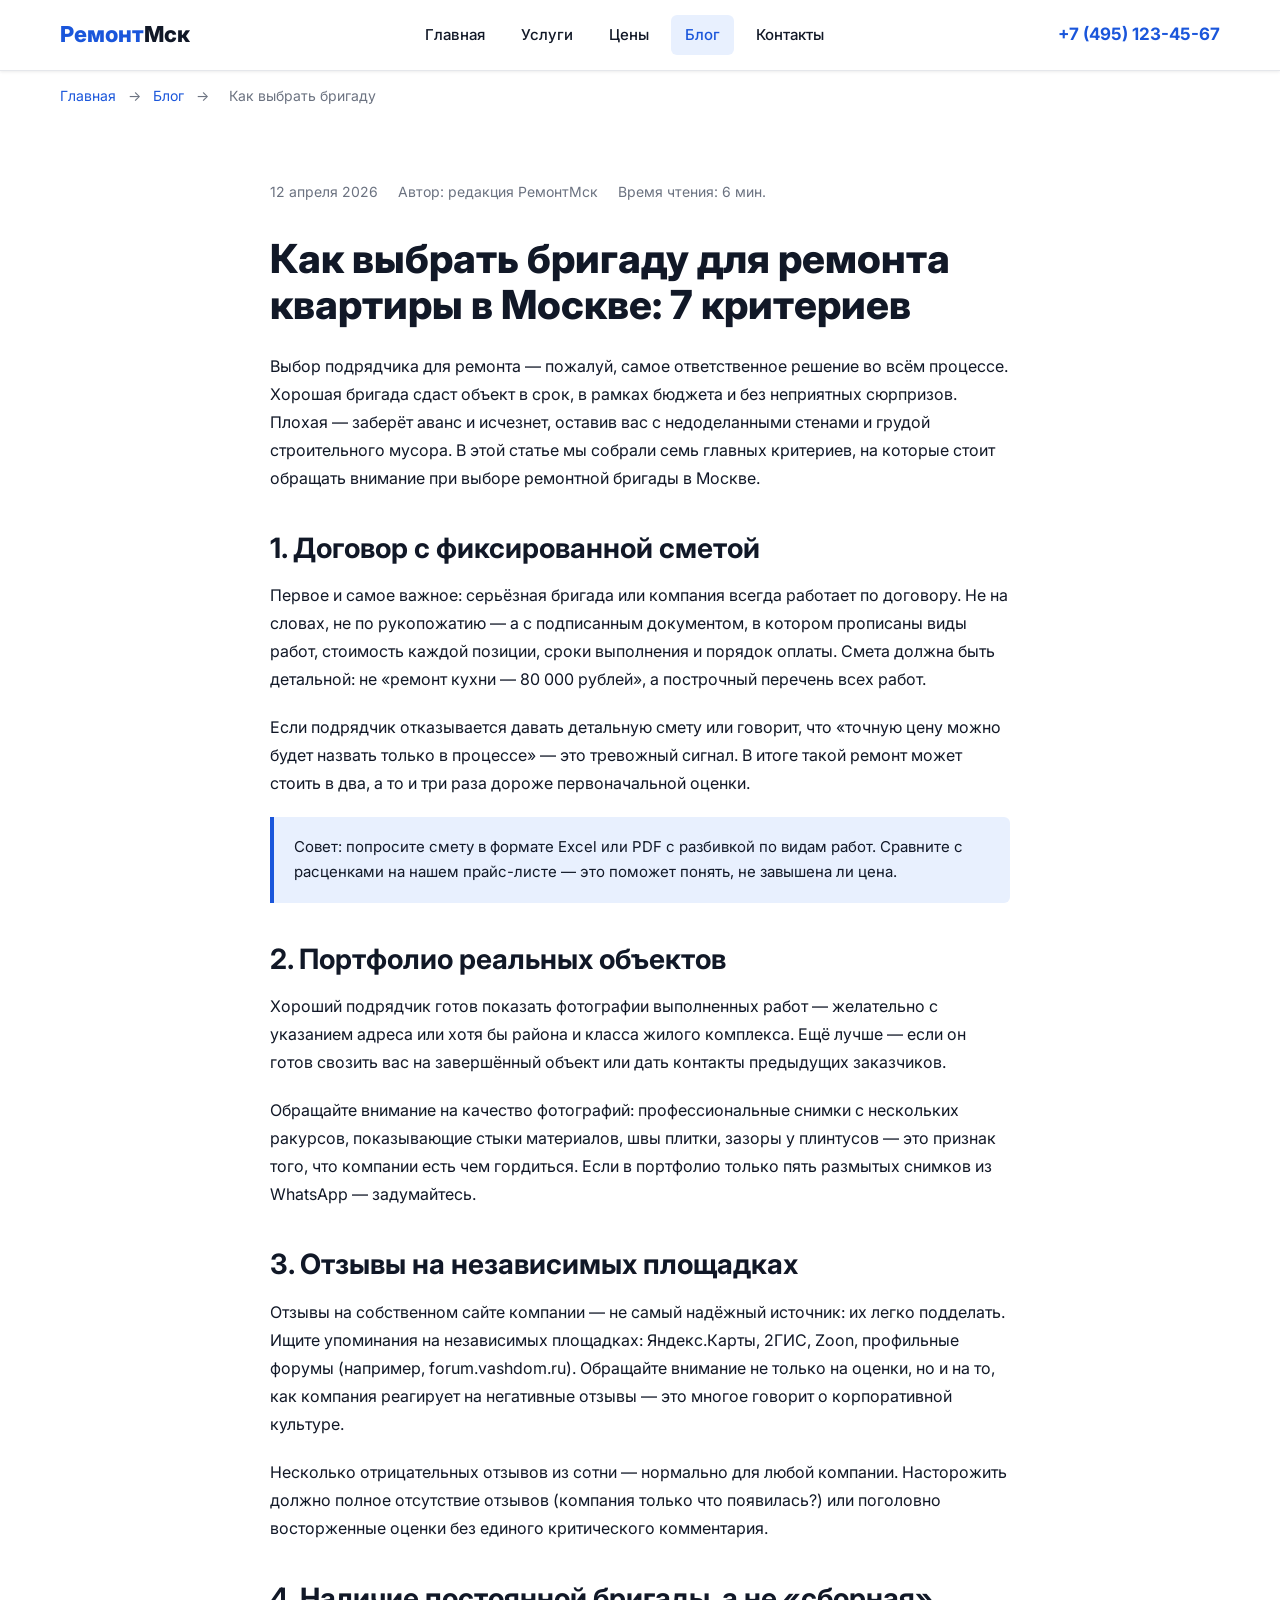
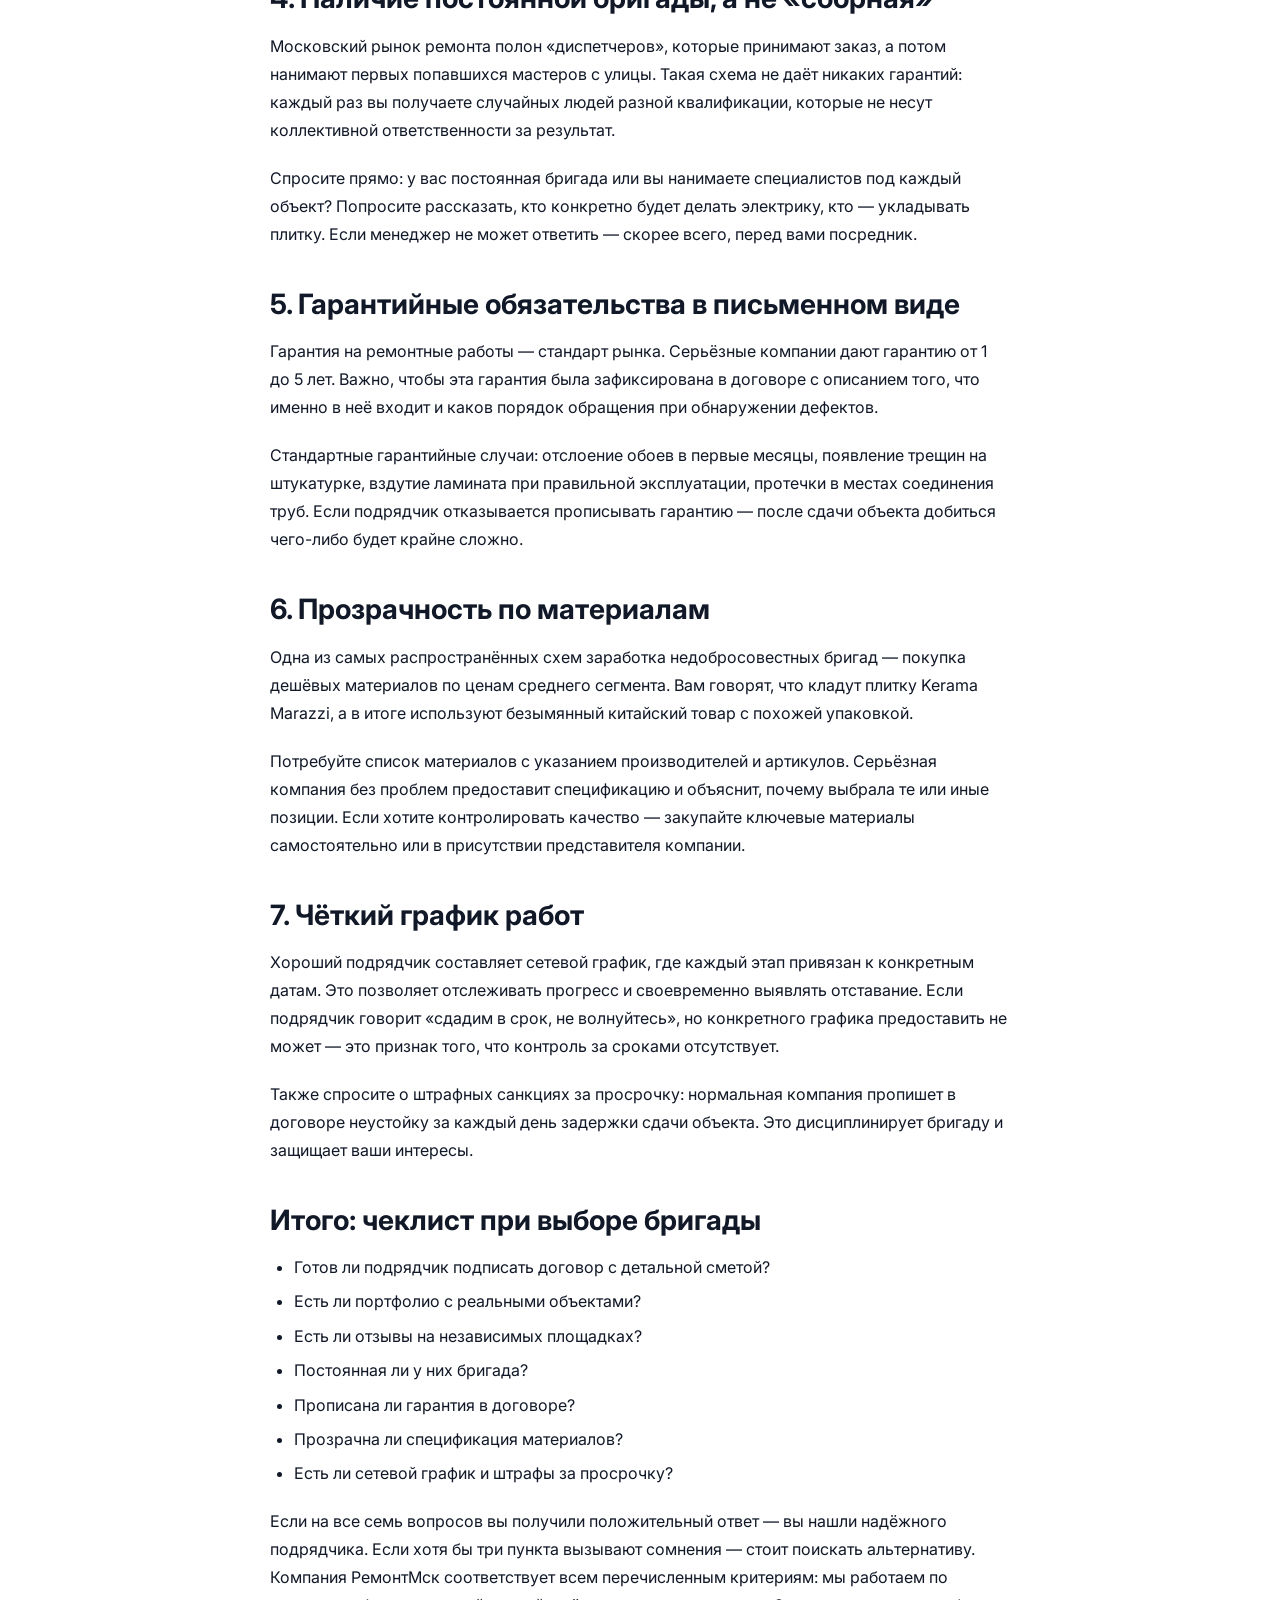
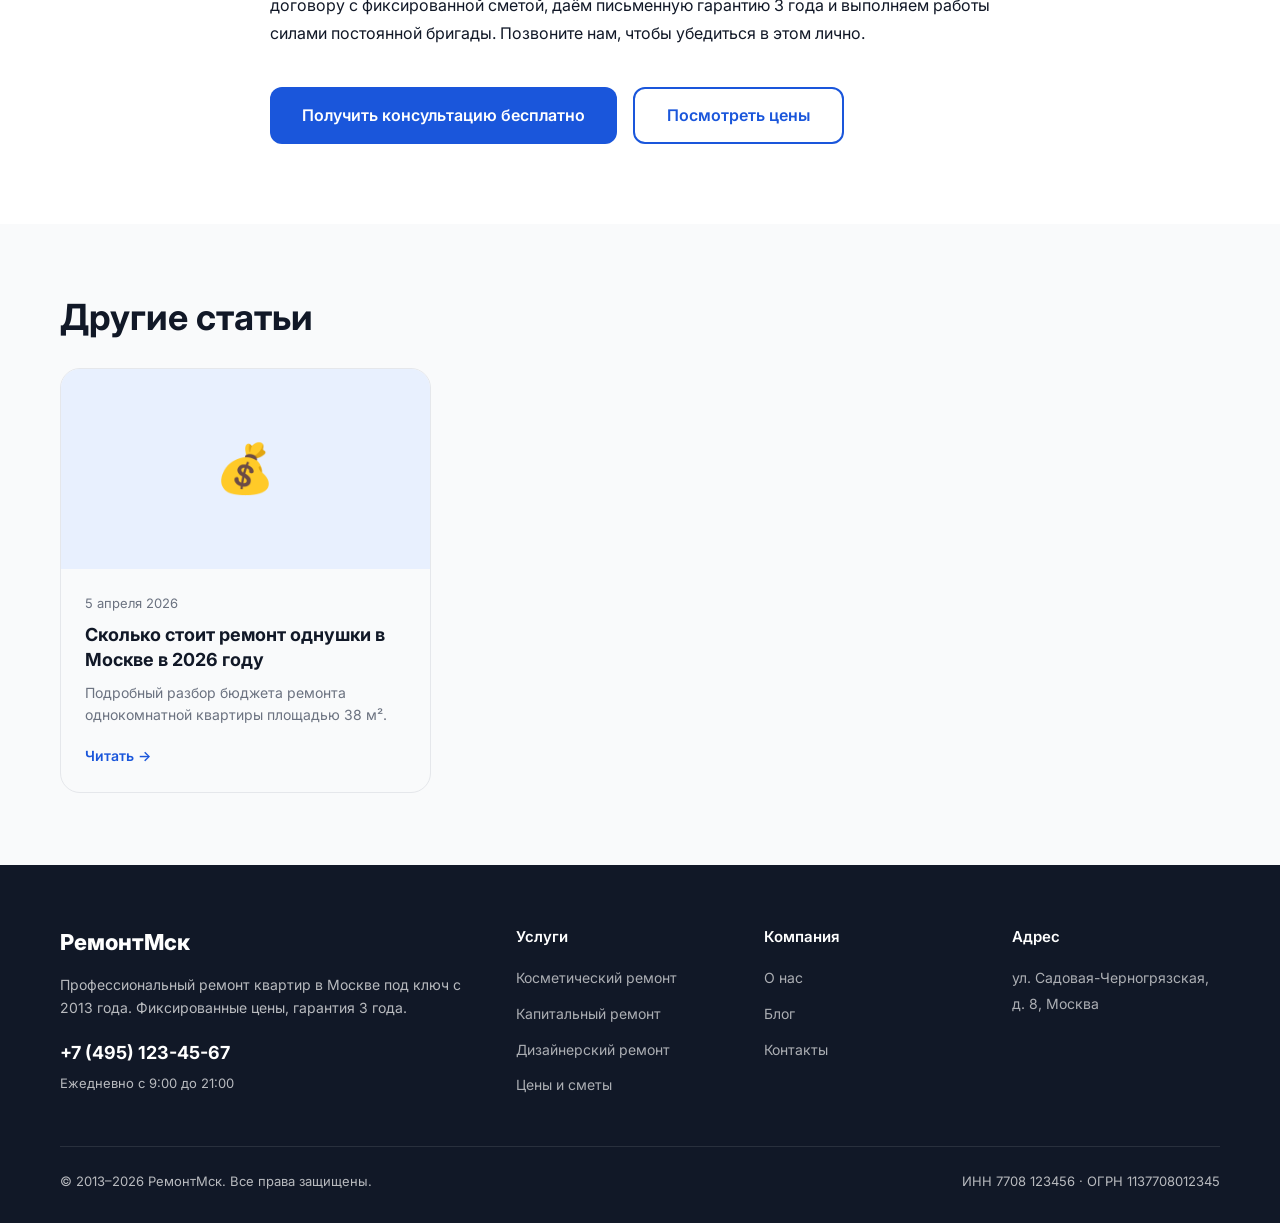
<file: blog/kak-vybrat-brigadu.html>
<!DOCTYPE html>
<html lang="ru">
<head>
  <meta charset="UTF-8">
  <meta name="viewport" content="width=device-width, initial-scale=1.0">
  <title>Как выбрать бригаду для ремонта квартиры — 7 критериев | РемонтМск</title>
  <meta name="description" content="Как выбрать надёжную бригаду для ремонта квартиры в Москве. 7 критериев отбора, которые помогут не попасть на мошенников и получить качественный результат.">
  <meta property="og:title" content="Как выбрать бригаду для ремонта квартиры: 7 критериев">
  <meta property="og:description" content="Практические советы по выбору подрядчика для ремонта. Что проверять, о чём спрашивать, на что обращать внимание в договоре.">
  <link rel="canonical" href="https://bigselle2014-netizen.github.io/test-site/blog/kak-vybrat-brigadu.html">
  <link rel="preconnect" href="https://fonts.googleapis.com">
  <link href="https://fonts.googleapis.com/css2?family=Inter:wght@400;500;600;700;800&display=swap" rel="stylesheet">
  <link rel="stylesheet" href="../css/style.css">

  <!-- Яндекс.Метрика -->
  <script type="text/javascript">
    (function(m,e,t,r,i,k,a){m[i]=m[i]||function(){(m[i].a=m[i].a||[]).push(arguments)};
    m[i].l=1*new Date();
    for (var j = 0; j < document.scripts.length; j++) {if (document.scripts[j].src === r) { return; }}
    k=e.createElement(t),a=e.getElementsByTagName(t)[0],k.async=1,k.src=r,a.parentNode.insertBefore(k,a)})
    (window, document, "script", "https://mc.yandex.ru/metrika/tag.js", "ym");
    ym(XXXXXXXX, "init", {clickmap:true,trackLinks:true,accurateTrackBounce:true,webvisor:true});
  </script>
  <noscript><div><img src="https://mc.yandex.ru/watch/XXXXXXXX" style="position:absolute; left:-9999px;" alt="" /></div></noscript>

  <!-- Schema.org: Article -->
  <script type="application/ld+json">
  {
    "@context": "https://schema.org",
    "@type": "Article",
    "headline": "Как выбрать бригаду для ремонта квартиры: 7 критериев",
    "datePublished": "2026-04-12",
    "dateModified": "2026-04-15",
    "author": {
      "@type": "Organization",
      "name": "РемонтМск"
    },
    "publisher": {
      "@type": "Organization",
      "name": "РемонтМск",
      "url": "https://bigselle2014-netizen.github.io/test-site/"
    }
  }
  </script>
</head>
<body>

  <!-- Шапка -->
  <header class="header">
    <div class="container">
      <div class="header__inner">
        <a href="../index.html" class="header__logo">Ремонт<span>Мск</span></a>
        <nav class="nav" id="main-nav" aria-label="Основная навигация">
          <a href="../index.html">Главная</a>
          <a href="../services.html">Услуги</a>
          <a href="../prices.html">Цены</a>
          <a href="../blog.html" class="active">Блог</a>
          <a href="../contacts.html">Контакты</a>
        </nav>
        <a href="tel:+74951234567" class="header__phone">+7 (495) 123-45-67</a>
        <button class="burger" aria-label="Открыть меню" onclick="document.getElementById('main-nav').classList.toggle('open')">
          <span></span><span></span><span></span>
        </button>
      </div>
    </div>
  </header>

  <main>

    <!-- Breadcrumbs -->
    <div class="container">
      <nav class="breadcrumbs" aria-label="Хлебные крошки">
        <a href="../index.html">Главная</a>
        <span aria-hidden="true">→</span>
        <a href="../blog.html">Блог</a>
        <span aria-hidden="true">→</span>
        <span>Как выбрать бригаду</span>
      </nav>
    </div>

    <!-- Статья -->
    <article class="article">
      <div class="article__meta">
        <span>12 апреля 2026</span>
        <span>Автор: редакция РемонтМск</span>
        <span>Время чтения: 6 мин.</span>
      </div>

      <h1>Как выбрать бригаду для ремонта квартиры в Москве: 7 критериев</h1>

      <p>Выбор подрядчика для ремонта — пожалуй, самое ответственное решение во всём процессе. Хорошая бригада сдаст объект в срок, в рамках бюджета и без неприятных сюрпризов. Плохая — заберёт аванс и исчезнет, оставив вас с недоделанными стенами и грудой строительного мусора. В этой статье мы собрали семь главных критериев, на которые стоит обращать внимание при выборе ремонтной бригады в Москве.</p>

      <h2>1. Договор с фиксированной сметой</h2>

      <p>Первое и самое важное: серьёзная бригада или компания всегда работает по договору. Не на словах, не по рукопожатию — а с подписанным документом, в котором прописаны виды работ, стоимость каждой позиции, сроки выполнения и порядок оплаты. Смета должна быть детальной: не «ремонт кухни — 80 000 рублей», а построчный перечень всех работ.</p>

      <p>Если подрядчик отказывается давать детальную смету или говорит, что «точную цену можно будет назвать только в процессе» — это тревожный сигнал. В итоге такой ремонт может стоить в два, а то и три раза дороже первоначальной оценки.</p>

      <div class="tip">
        Совет: попросите смету в формате Excel или PDF с разбивкой по видам работ. Сравните с расценками на нашем <a href="../prices.html">прайс-листе</a> — это поможет понять, не завышена ли цена.
      </div>

      <h2>2. Портфолио реальных объектов</h2>

      <p>Хороший подрядчик готов показать фотографии выполненных работ — желательно с указанием адреса или хотя бы района и класса жилого комплекса. Ещё лучше — если он готов свозить вас на завершённый объект или дать контакты предыдущих заказчиков.</p>

      <p>Обращайте внимание на качество фотографий: профессиональные снимки с нескольких ракурсов, показывающие стыки материалов, швы плитки, зазоры у плинтусов — это признак того, что компании есть чем гордиться. Если в портфолио только пять размытых снимков из WhatsApp — задумайтесь.</p>

      <h2>3. Отзывы на независимых площадках</h2>

      <p>Отзывы на собственном сайте компании — не самый надёжный источник: их легко подделать. Ищите упоминания на независимых площадках: Яндекс.Карты, 2ГИС, Zoon, профильные форумы (например, forum.vashdom.ru). Обращайте внимание не только на оценки, но и на то, как компания реагирует на негативные отзывы — это многое говорит о корпоративной культуре.</p>

      <p>Несколько отрицательных отзывов из сотни — нормально для любой компании. Насторожить должно полное отсутствие отзывов (компания только что появилась?) или поголовно восторженные оценки без единого критического комментария.</p>

      <h2>4. Наличие постоянной бригады, а не «сборная»</h2>

      <p>Московский рынок ремонта полон «диспетчеров», которые принимают заказ, а потом нанимают первых попавшихся мастеров с улицы. Такая схема не даёт никаких гарантий: каждый раз вы получаете случайных людей разной квалификации, которые не несут коллективной ответственности за результат.</p>

      <p>Спросите прямо: у вас постоянная бригада или вы нанимаете специалистов под каждый объект? Попросите рассказать, кто конкретно будет делать электрику, кто — укладывать плитку. Если менеджер не может ответить — скорее всего, перед вами посредник.</p>

      <h2>5. Гарантийные обязательства в письменном виде</h2>

      <p>Гарантия на ремонтные работы — стандарт рынка. Серьёзные компании дают гарантию от 1 до 5 лет. Важно, чтобы эта гарантия была зафиксирована в договоре с описанием того, что именно в неё входит и каков порядок обращения при обнаружении дефектов.</p>

      <p>Стандартные гарантийные случаи: отслоение обоев в первые месяцы, появление трещин на штукатурке, вздутие ламината при правильной эксплуатации, протечки в местах соединения труб. Если подрядчик отказывается прописывать гарантию — после сдачи объекта добиться чего-либо будет крайне сложно.</p>

      <h2>6. Прозрачность по материалам</h2>

      <p>Одна из самых распространённых схем заработка недобросовестных бригад — покупка дешёвых материалов по ценам среднего сегмента. Вам говорят, что кладут плитку Kerama Marazzi, а в итоге используют безымянный китайский товар с похожей упаковкой.</p>

      <p>Потребуйте список материалов с указанием производителей и артикулов. Серьёзная компания без проблем предоставит спецификацию и объяснит, почему выбрала те или иные позиции. Если хотите контролировать качество — закупайте ключевые материалы самостоятельно или в присутствии представителя компании.</p>

      <h2>7. Чёткий график работ</h2>

      <p>Хороший подрядчик составляет сетевой график, где каждый этап привязан к конкретным датам. Это позволяет отслеживать прогресс и своевременно выявлять отставание. Если подрядчик говорит «сдадим в срок, не волнуйтесь», но конкретного графика предоставить не может — это признак того, что контроль за сроками отсутствует.</p>

      <p>Также спросите о штрафных санкциях за просрочку: нормальная компания пропишет в договоре неустойку за каждый день задержки сдачи объекта. Это дисциплинирует бригаду и защищает ваши интересы.</p>

      <h2>Итого: чеклист при выборе бригады</h2>

      <ul>
        <li>Готов ли подрядчик подписать договор с детальной сметой?</li>
        <li>Есть ли портфолио с реальными объектами?</li>
        <li>Есть ли отзывы на независимых площадках?</li>
        <li>Постоянная ли у них бригада?</li>
        <li>Прописана ли гарантия в договоре?</li>
        <li>Прозрачна ли спецификация материалов?</li>
        <li>Есть ли сетевой график и штрафы за просрочку?</li>
      </ul>

      <p>Если на все семь вопросов вы получили положительный ответ — вы нашли надёжного подрядчика. Если хотя бы три пункта вызывают сомнения — стоит поискать альтернативу. Компания <a href="../index.html">РемонтМск</a> соответствует всем перечисленным критериям: мы работаем по договору с фиксированной сметой, даём письменную гарантию 3 года и выполняем работы силами постоянной бригады. Позвоните нам, чтобы убедиться в этом лично.</p>

      <div style="display: flex; gap: 16px; margin-top: 40px; flex-wrap: wrap;">
        <a href="../contacts.html" class="btn btn--primary">Получить консультацию бесплатно</a>
        <a href="../prices.html" class="btn btn--outline">Посмотреть цены</a>
      </div>
    </article>

    <!-- Похожие статьи -->
    <section class="section section--alt" aria-label="Другие статьи">
      <div class="container">
        <h2 style="margin-bottom: 28px;">Другие статьи</h2>
        <div class="blog-grid">
          <article class="blog-card">
            <div class="blog-card__img" aria-hidden="true">💰</div>
            <div class="blog-card__body">
              <div class="blog-card__date">5 апреля 2026</div>
              <h3 class="blog-card__title">
                <a href="skolko-stoit-remont-odnushki.html">Сколько стоит ремонт однушки в Москве в 2026 году</a>
              </h3>
              <p class="blog-card__excerpt">Подробный разбор бюджета ремонта однокомнатной квартиры площадью 38 м².</p>
              <a href="skolko-stoit-remont-odnushki.html" class="blog-card__link">Читать →</a>
            </div>
          </article>
        </div>
      </div>
    </section>

  </main>

  <!-- Подвал -->
  <footer class="footer" aria-label="Подвал сайта">
    <div class="container">
      <div class="footer__grid">
        <div>
          <div class="footer__logo">РемонтМск</div>
          <p class="footer__desc">Профессиональный ремонт квартир в Москве под ключ с 2013 года. Фиксированные цены, гарантия 3 года.</p>
          <div class="footer__phone"><a href="tel:+74951234567" style="color:#fff;">+7 (495) 123-45-67</a></div>
          <div class="footer__worktime">Ежедневно с 9:00 до 21:00</div>
        </div>
        <div class="footer__col">
          <h4>Услуги</h4>
          <ul>
            <li><a href="../services.html">Косметический ремонт</a></li>
            <li><a href="../services.html">Капитальный ремонт</a></li>
            <li><a href="../services.html">Дизайнерский ремонт</a></li>
            <li><a href="../prices.html">Цены и сметы</a></li>
          </ul>
        </div>
        <div class="footer__col">
          <h4>Компания</h4>
          <ul>
            <li><a href="../index.html">О нас</a></li>
            <li><a href="../blog.html">Блог</a></li>
            <li><a href="../contacts.html">Контакты</a></li>
          </ul>
        </div>
        <div class="footer__col">
          <h4>Адрес</h4>
          <ul>
            <li><a href="../contacts.html">ул. Садовая-Черногрязская, д. 8, Москва</a></li>
          </ul>
        </div>
      </div>
      <div class="footer__bottom">
        <span>© 2013–2026 РемонтМск. Все права защищены.</span>
        <span>ИНН 7708 123456 · ОГРН 1137708012345</span>
      </div>
    </div>
  </footer>

</body>
</html>
</file>
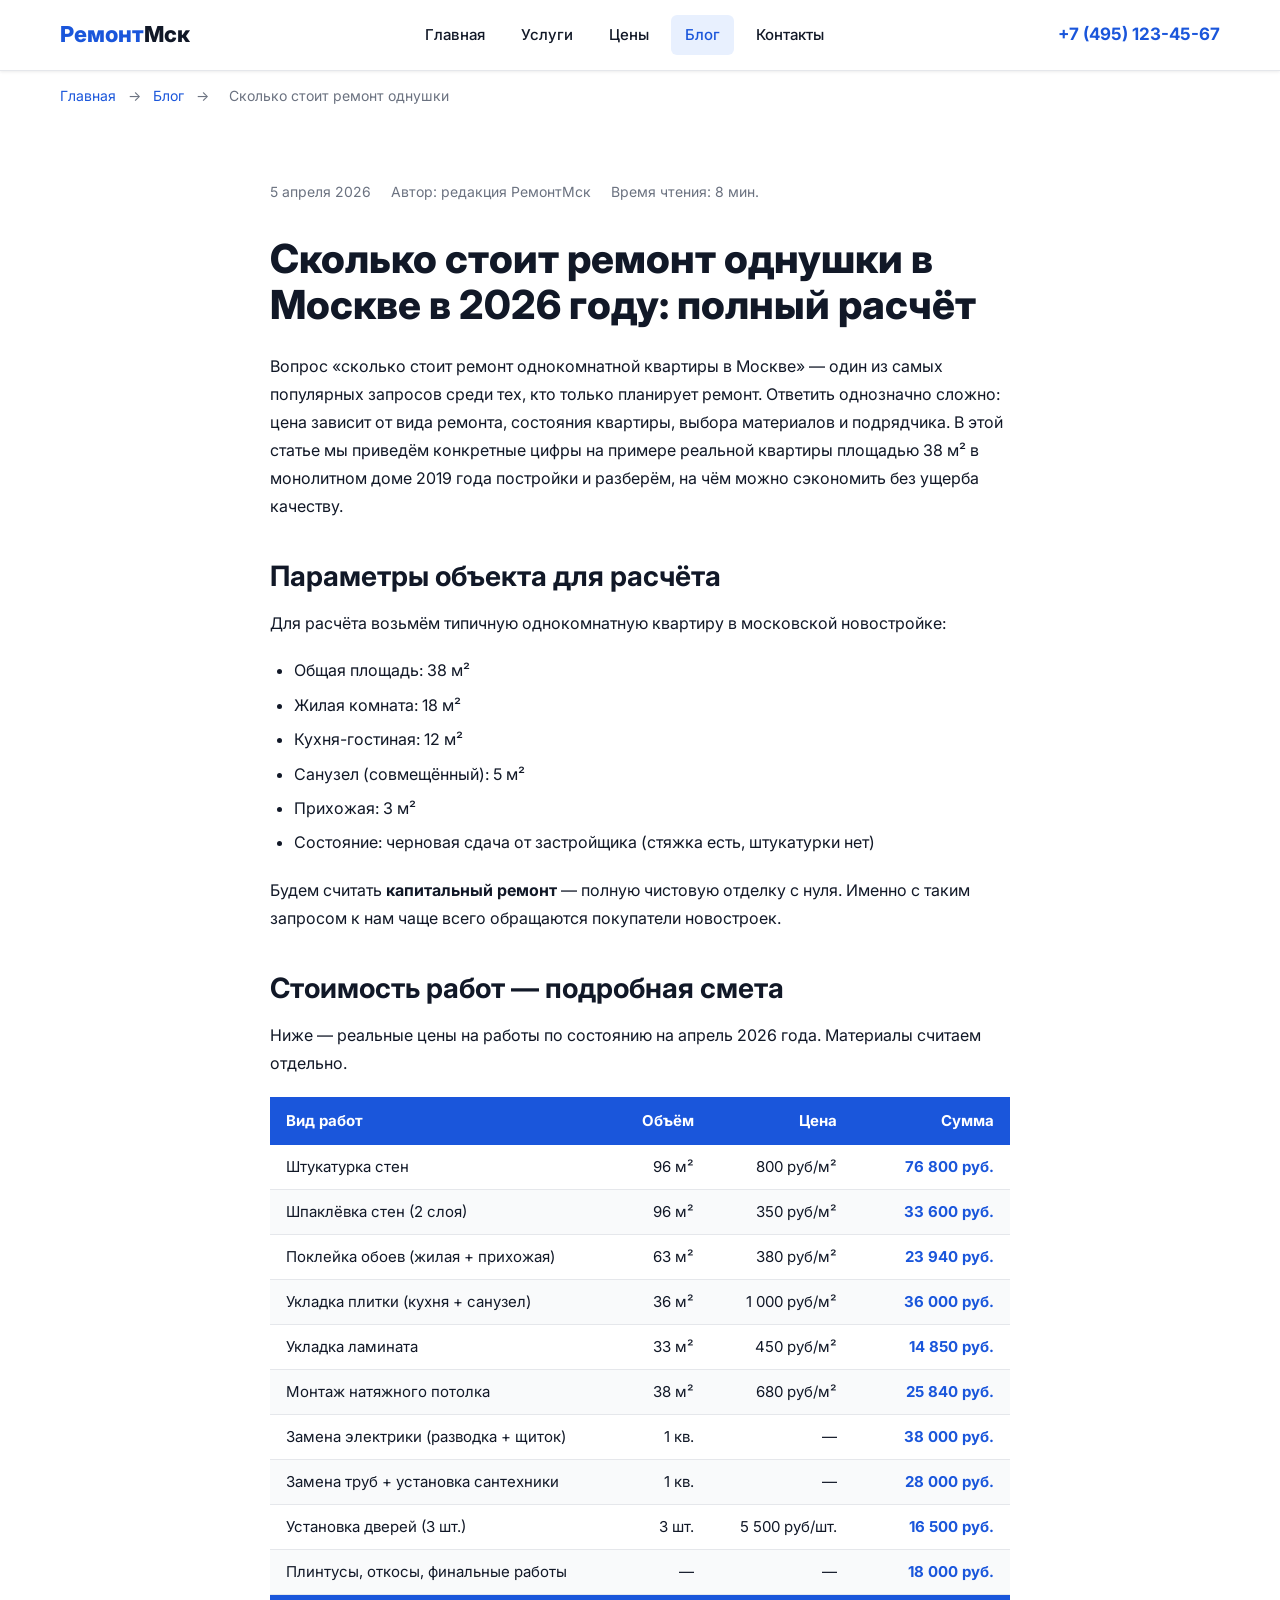
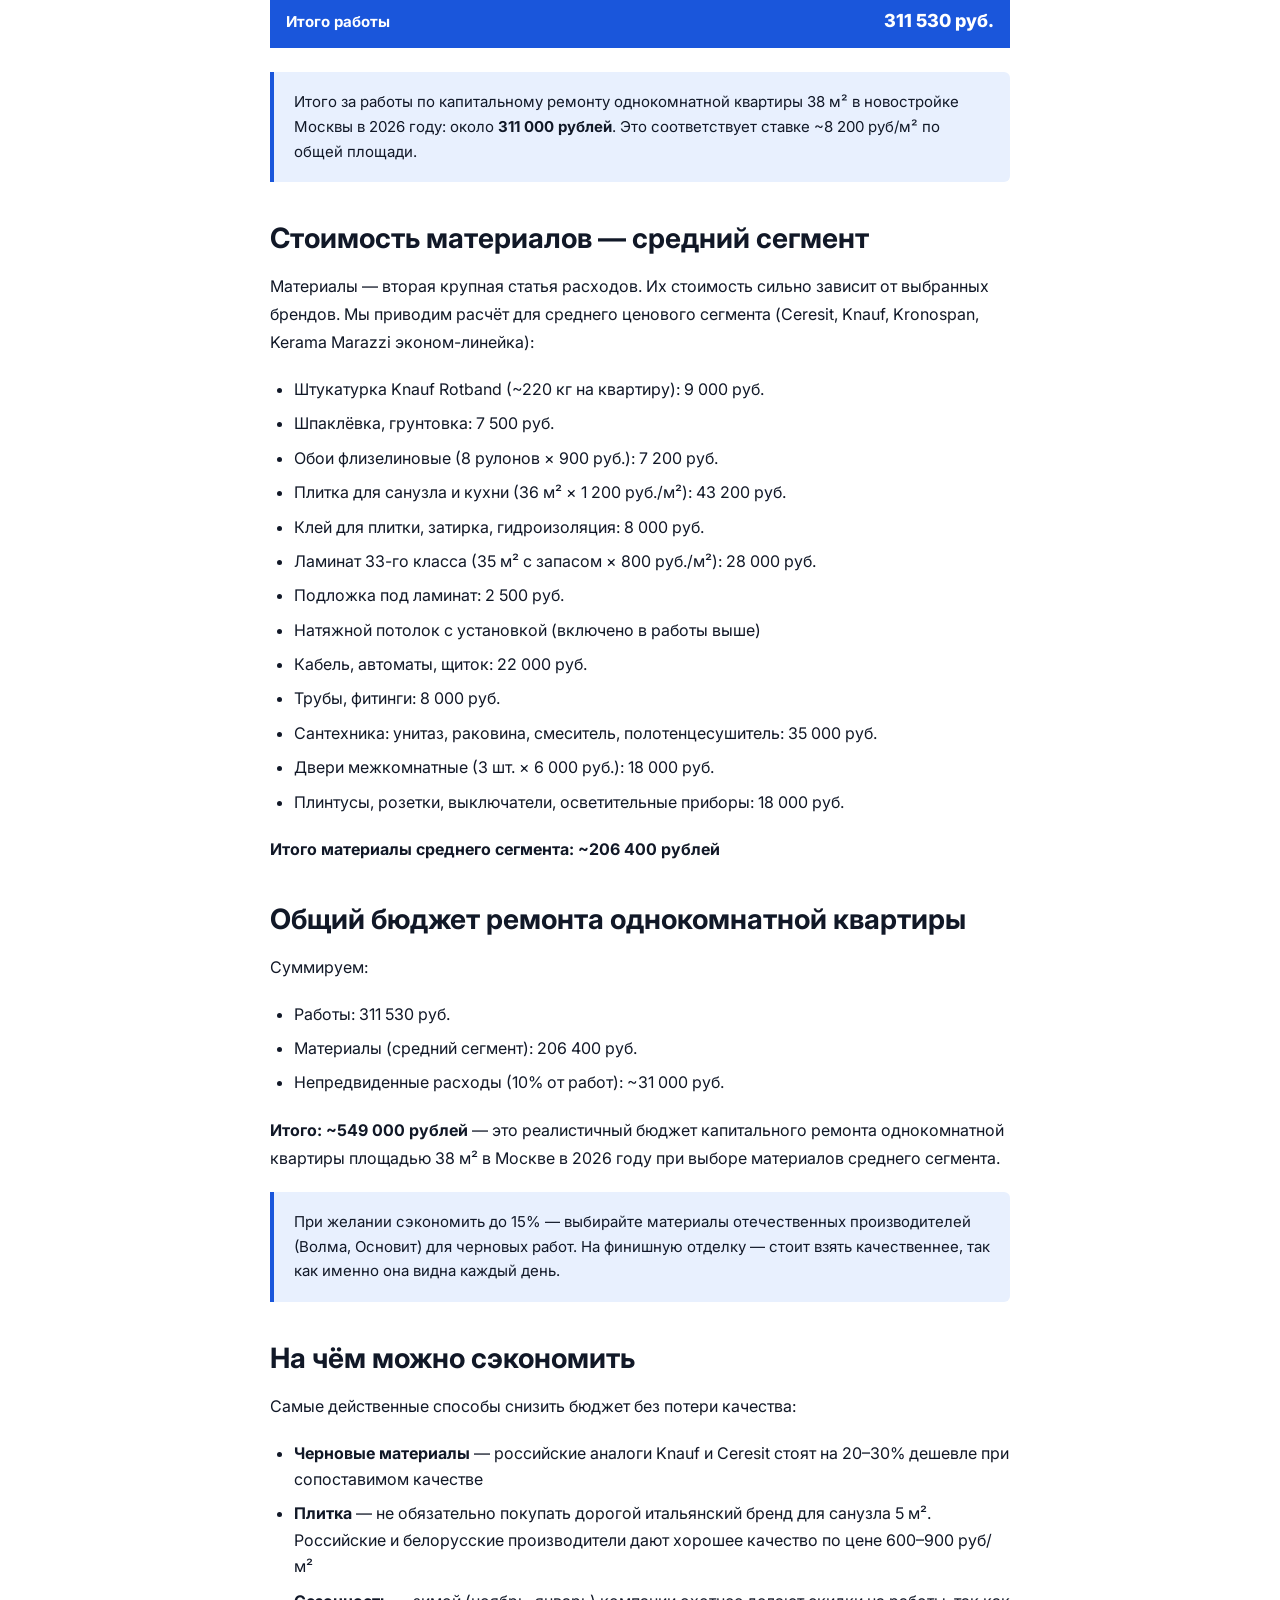
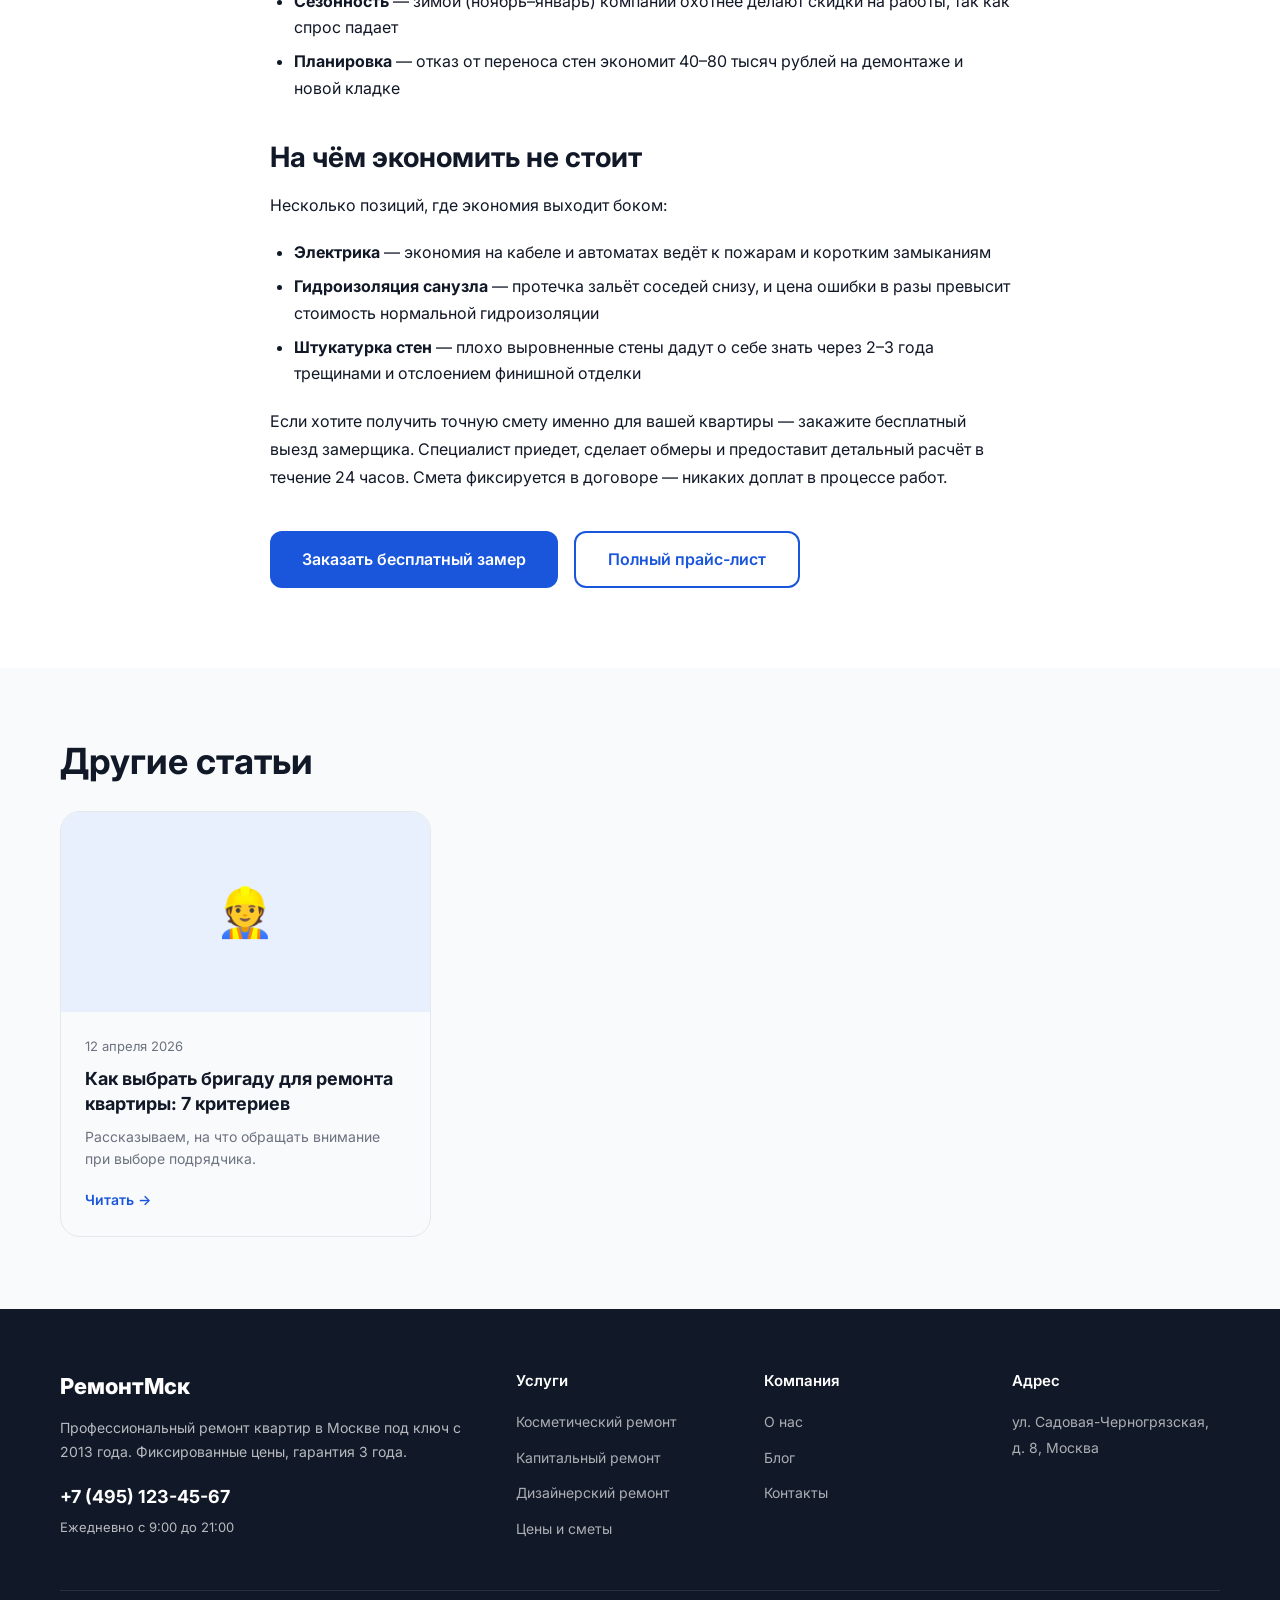
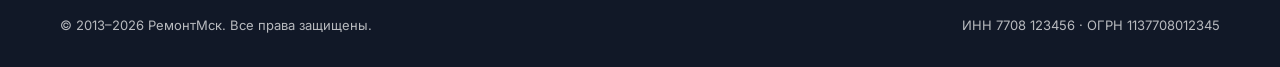
<file: blog/skolko-stoit-remont-odnushki.html>
<!DOCTYPE html>
<html lang="ru">
<head>
  <meta charset="UTF-8">
  <meta name="viewport" content="width=device-width, initial-scale=1.0">
  <title>Сколько стоит ремонт однушки в Москве в 2026 году — полный расчёт | РемонтМск</title>
  <meta name="description" content="Подробный расчёт стоимости ремонта однокомнатной квартиры в Москве в 2026 году. Сколько стоят работы и материалы, как сэкономить без потери качества.">
  <meta property="og:title" content="Сколько стоит ремонт однушки в Москве в 2026 году">
  <meta property="og:description" content="Полный разбор бюджета капитального ремонта однокомнатной квартиры 38 м² в Москве: работы, материалы, скрытые расходы.">
  <link rel="canonical" href="https://bigselle2014-netizen.github.io/test-site/blog/skolko-stoit-remont-odnushki.html">
  <link rel="preconnect" href="https://fonts.googleapis.com">
  <link href="https://fonts.googleapis.com/css2?family=Inter:wght@400;500;600;700;800&display=swap" rel="stylesheet">
  <link rel="stylesheet" href="../css/style.css">

  <!-- Яндекс.Метрика -->
  <script type="text/javascript">
    (function(m,e,t,r,i,k,a){m[i]=m[i]||function(){(m[i].a=m[i].a||[]).push(arguments)};
    m[i].l=1*new Date();
    for (var j = 0; j < document.scripts.length; j++) {if (document.scripts[j].src === r) { return; }}
    k=e.createElement(t),a=e.getElementsByTagName(t)[0],k.async=1,k.src=r,a.parentNode.insertBefore(k,a)})
    (window, document, "script", "https://mc.yandex.ru/metrika/tag.js", "ym");
    ym(XXXXXXXX, "init", {clickmap:true,trackLinks:true,accurateTrackBounce:true,webvisor:true});
  </script>
  <noscript><div><img src="https://mc.yandex.ru/watch/XXXXXXXX" style="position:absolute; left:-9999px;" alt="" /></div></noscript>

  <!-- Schema.org: Article -->
  <script type="application/ld+json">
  {
    "@context": "https://schema.org",
    "@type": "Article",
    "headline": "Сколько стоит ремонт однушки в Москве в 2026 году",
    "datePublished": "2026-04-05",
    "dateModified": "2026-04-15",
    "author": {
      "@type": "Organization",
      "name": "РемонтМск"
    },
    "publisher": {
      "@type": "Organization",
      "name": "РемонтМск",
      "url": "https://bigselle2014-netizen.github.io/test-site/"
    }
  }
  </script>
</head>
<body>

  <!-- Шапка -->
  <header class="header">
    <div class="container">
      <div class="header__inner">
        <a href="../index.html" class="header__logo">Ремонт<span>Мск</span></a>
        <nav class="nav" id="main-nav" aria-label="Основная навигация">
          <a href="../index.html">Главная</a>
          <a href="../services.html">Услуги</a>
          <a href="../prices.html">Цены</a>
          <a href="../blog.html" class="active">Блог</a>
          <a href="../contacts.html">Контакты</a>
        </nav>
        <a href="tel:+74951234567" class="header__phone">+7 (495) 123-45-67</a>
        <button class="burger" aria-label="Открыть меню" onclick="document.getElementById('main-nav').classList.toggle('open')">
          <span></span><span></span><span></span>
        </button>
      </div>
    </div>
  </header>

  <main>

    <!-- Breadcrumbs -->
    <div class="container">
      <nav class="breadcrumbs" aria-label="Хлебные крошки">
        <a href="../index.html">Главная</a>
        <span aria-hidden="true">→</span>
        <a href="../blog.html">Блог</a>
        <span aria-hidden="true">→</span>
        <span>Сколько стоит ремонт однушки</span>
      </nav>
    </div>

    <!-- Статья -->
    <article class="article">
      <div class="article__meta">
        <span>5 апреля 2026</span>
        <span>Автор: редакция РемонтМск</span>
        <span>Время чтения: 8 мин.</span>
      </div>

      <h1>Сколько стоит ремонт однушки в Москве в 2026 году: полный расчёт</h1>

      <p>Вопрос «сколько стоит ремонт однокомнатной квартиры в Москве» — один из самых популярных запросов среди тех, кто только планирует ремонт. Ответить однозначно сложно: цена зависит от вида ремонта, состояния квартиры, выбора материалов и подрядчика. В этой статье мы приведём конкретные цифры на примере реальной квартиры площадью 38 м² в монолитном доме 2019 года постройки и разберём, на чём можно сэкономить без ущерба качеству.</p>

      <h2>Параметры объекта для расчёта</h2>

      <p>Для расчёта возьмём типичную однокомнатную квартиру в московской новостройке:</p>
      <ul>
        <li>Общая площадь: 38 м²</li>
        <li>Жилая комната: 18 м²</li>
        <li>Кухня-гостиная: 12 м²</li>
        <li>Санузел (совмещённый): 5 м²</li>
        <li>Прихожая: 3 м²</li>
        <li>Состояние: черновая сдача от застройщика (стяжка есть, штукатурки нет)</li>
      </ul>

      <p>Будем считать <strong>капитальный ремонт</strong> — полную чистовую отделку с нуля. Именно с таким запросом к нам чаще всего обращаются покупатели новостроек.</p>

      <h2>Стоимость работ — подробная смета</h2>

      <p>Ниже — реальные цены на работы по состоянию на апрель 2026 года. Материалы считаем отдельно.</p>

      <div style="overflow-x: auto; margin-bottom: 24px;">
        <table style="width:100%; border-collapse: collapse; font-size: 15px;">
          <thead>
            <tr style="background: var(--color-primary); color: #fff;">
              <th style="padding: 12px 16px; text-align: left;">Вид работ</th>
              <th style="padding: 12px 16px; text-align: right;">Объём</th>
              <th style="padding: 12px 16px; text-align: right;">Цена</th>
              <th style="padding: 12px 16px; text-align: right;">Сумма</th>
            </tr>
          </thead>
          <tbody>
            <tr style="border-bottom: 1px solid var(--color-border);">
              <td style="padding: 10px 16px;">Штукатурка стен</td>
              <td style="padding: 10px 16px; text-align: right;">96 м²</td>
              <td style="padding: 10px 16px; text-align: right;">800 руб/м²</td>
              <td style="padding: 10px 16px; text-align: right; font-weight: 700; color: var(--color-primary);">76 800 руб.</td>
            </tr>
            <tr style="border-bottom: 1px solid var(--color-border); background: var(--color-bg-alt);">
              <td style="padding: 10px 16px;">Шпаклёвка стен (2 слоя)</td>
              <td style="padding: 10px 16px; text-align: right;">96 м²</td>
              <td style="padding: 10px 16px; text-align: right;">350 руб/м²</td>
              <td style="padding: 10px 16px; text-align: right; font-weight: 700; color: var(--color-primary);">33 600 руб.</td>
            </tr>
            <tr style="border-bottom: 1px solid var(--color-border);">
              <td style="padding: 10px 16px;">Поклейка обоев (жилая + прихожая)</td>
              <td style="padding: 10px 16px; text-align: right;">63 м²</td>
              <td style="padding: 10px 16px; text-align: right;">380 руб/м²</td>
              <td style="padding: 10px 16px; text-align: right; font-weight: 700; color: var(--color-primary);">23 940 руб.</td>
            </tr>
            <tr style="border-bottom: 1px solid var(--color-border); background: var(--color-bg-alt);">
              <td style="padding: 10px 16px;">Укладка плитки (кухня + санузел)</td>
              <td style="padding: 10px 16px; text-align: right;">36 м²</td>
              <td style="padding: 10px 16px; text-align: right;">1 000 руб/м²</td>
              <td style="padding: 10px 16px; text-align: right; font-weight: 700; color: var(--color-primary);">36 000 руб.</td>
            </tr>
            <tr style="border-bottom: 1px solid var(--color-border);">
              <td style="padding: 10px 16px;">Укладка ламината</td>
              <td style="padding: 10px 16px; text-align: right;">33 м²</td>
              <td style="padding: 10px 16px; text-align: right;">450 руб/м²</td>
              <td style="padding: 10px 16px; text-align: right; font-weight: 700; color: var(--color-primary);">14 850 руб.</td>
            </tr>
            <tr style="border-bottom: 1px solid var(--color-border); background: var(--color-bg-alt);">
              <td style="padding: 10px 16px;">Монтаж натяжного потолка</td>
              <td style="padding: 10px 16px; text-align: right;">38 м²</td>
              <td style="padding: 10px 16px; text-align: right;">680 руб/м²</td>
              <td style="padding: 10px 16px; text-align: right; font-weight: 700; color: var(--color-primary);">25 840 руб.</td>
            </tr>
            <tr style="border-bottom: 1px solid var(--color-border);">
              <td style="padding: 10px 16px;">Замена электрики (разводка + щиток)</td>
              <td style="padding: 10px 16px; text-align: right;">1 кв.</td>
              <td style="padding: 10px 16px; text-align: right;">—</td>
              <td style="padding: 10px 16px; text-align: right; font-weight: 700; color: var(--color-primary);">38 000 руб.</td>
            </tr>
            <tr style="border-bottom: 1px solid var(--color-border); background: var(--color-bg-alt);">
              <td style="padding: 10px 16px;">Замена труб + установка сантехники</td>
              <td style="padding: 10px 16px; text-align: right;">1 кв.</td>
              <td style="padding: 10px 16px; text-align: right;">—</td>
              <td style="padding: 10px 16px; text-align: right; font-weight: 700; color: var(--color-primary);">28 000 руб.</td>
            </tr>
            <tr style="border-bottom: 1px solid var(--color-border);">
              <td style="padding: 10px 16px;">Установка дверей (3 шт.)</td>
              <td style="padding: 10px 16px; text-align: right;">3 шт.</td>
              <td style="padding: 10px 16px; text-align: right;">5 500 руб/шт.</td>
              <td style="padding: 10px 16px; text-align: right; font-weight: 700; color: var(--color-primary);">16 500 руб.</td>
            </tr>
            <tr style="border-bottom: 1px solid var(--color-border); background: var(--color-bg-alt);">
              <td style="padding: 10px 16px;">Плинтусы, откосы, финальные работы</td>
              <td style="padding: 10px 16px; text-align: right;">—</td>
              <td style="padding: 10px 16px; text-align: right;">—</td>
              <td style="padding: 10px 16px; text-align: right; font-weight: 700; color: var(--color-primary);">18 000 руб.</td>
            </tr>
            <tr style="background: var(--color-primary); color: #fff;">
              <td style="padding: 12px 16px; font-weight: 700;" colspan="3">Итого работы</td>
              <td style="padding: 12px 16px; font-weight: 800; font-size: 18px; text-align: right;">311 530 руб.</td>
            </tr>
          </tbody>
        </table>
      </div>

      <div class="tip">
        Итого за работы по капитальному ремонту однокомнатной квартиры 38 м² в новостройке Москвы в 2026 году: около <strong>311 000 рублей</strong>. Это соответствует ставке ~8 200 руб/м² по общей площади.
      </div>

      <h2>Стоимость материалов — средний сегмент</h2>

      <p>Материалы — вторая крупная статья расходов. Их стоимость сильно зависит от выбранных брендов. Мы приводим расчёт для среднего ценового сегмента (Ceresit, Knauf, Kronospan, Kerama Marazzi эконом-линейка):</p>

      <ul>
        <li>Штукатурка Knauf Rotband (~220 кг на квартиру): 9 000 руб.</li>
        <li>Шпаклёвка, грунтовка: 7 500 руб.</li>
        <li>Обои флизелиновые (8 рулонов × 900 руб.): 7 200 руб.</li>
        <li>Плитка для санузла и кухни (36 м² × 1 200 руб./м²): 43 200 руб.</li>
        <li>Клей для плитки, затирка, гидроизоляция: 8 000 руб.</li>
        <li>Ламинат 33-го класса (35 м² с запасом × 800 руб./м²): 28 000 руб.</li>
        <li>Подложка под ламинат: 2 500 руб.</li>
        <li>Натяжной потолок с установкой (включено в работы выше)</li>
        <li>Кабель, автоматы, щиток: 22 000 руб.</li>
        <li>Трубы, фитинги: 8 000 руб.</li>
        <li>Сантехника: унитаз, раковина, смеситель, полотенцесушитель: 35 000 руб.</li>
        <li>Двери межкомнатные (3 шт. × 6 000 руб.): 18 000 руб.</li>
        <li>Плинтусы, розетки, выключатели, осветительные приборы: 18 000 руб.</li>
      </ul>

      <p><strong>Итого материалы среднего сегмента: ~206 400 рублей</strong></p>

      <h2>Общий бюджет ремонта однокомнатной квартиры</h2>

      <p>Суммируем:</p>
      <ul>
        <li>Работы: 311 530 руб.</li>
        <li>Материалы (средний сегмент): 206 400 руб.</li>
        <li>Непредвиденные расходы (10% от работ): ~31 000 руб.</li>
      </ul>

      <p><strong>Итого: ~549 000 рублей</strong> — это реалистичный бюджет капитального ремонта однокомнатной квартиры площадью 38 м² в Москве в 2026 году при выборе материалов среднего сегмента.</p>

      <div class="tip">
        При желании сэкономить до 15% — выбирайте материалы отечественных производителей (Волма, Основит) для черновых работ. На финишную отделку — стоит взять качественнее, так как именно она видна каждый день.
      </div>

      <h2>На чём можно сэкономить</h2>

      <p>Самые действенные способы снизить бюджет без потери качества:</p>
      <ul>
        <li><strong>Черновые материалы</strong> — российские аналоги Knauf и Ceresit стоят на 20–30% дешевле при сопоставимом качестве</li>
        <li><strong>Плитка</strong> — не обязательно покупать дорогой итальянский бренд для санузла 5 м². Российские и белорусские производители дают хорошее качество по цене 600–900 руб/м²</li>
        <li><strong>Сезонность</strong> — зимой (ноябрь–январь) компании охотнее делают скидки на работы, так как спрос падает</li>
        <li><strong>Планировка</strong> — отказ от переноса стен экономит 40–80 тысяч рублей на демонтаже и новой кладке</li>
      </ul>

      <h2>На чём экономить не стоит</h2>

      <p>Несколько позиций, где экономия выходит боком:</p>
      <ul>
        <li><strong>Электрика</strong> — экономия на кабеле и автоматах ведёт к пожарам и коротким замыканиям</li>
        <li><strong>Гидроизоляция санузла</strong> — протечка зальёт соседей снизу, и цена ошибки в разы превысит стоимость нормальной гидроизоляции</li>
        <li><strong>Штукатурка стен</strong> — плохо выровненные стены дадут о себе знать через 2–3 года трещинами и отслоением финишной отделки</li>
      </ul>

      <p>Если хотите получить точную смету именно для вашей квартиры — закажите <a href="../contacts.html">бесплатный выезд замерщика</a>. Специалист приедет, сделает обмеры и предоставит детальный расчёт в течение 24 часов. Смета фиксируется в договоре — никаких доплат в процессе работ.</p>

      <div style="display: flex; gap: 16px; margin-top: 40px; flex-wrap: wrap;">
        <a href="../contacts.html" class="btn btn--primary">Заказать бесплатный замер</a>
        <a href="../prices.html" class="btn btn--outline">Полный прайс-лист</a>
      </div>
    </article>

    <!-- Похожие статьи -->
    <section class="section section--alt" aria-label="Другие статьи">
      <div class="container">
        <h2 style="margin-bottom: 28px;">Другие статьи</h2>
        <div class="blog-grid">
          <article class="blog-card">
            <div class="blog-card__img" aria-hidden="true">👷</div>
            <div class="blog-card__body">
              <div class="blog-card__date">12 апреля 2026</div>
              <h3 class="blog-card__title">
                <a href="kak-vybrat-brigadu.html">Как выбрать бригаду для ремонта квартиры: 7 критериев</a>
              </h3>
              <p class="blog-card__excerpt">Рассказываем, на что обращать внимание при выборе подрядчика.</p>
              <a href="kak-vybrat-brigadu.html" class="blog-card__link">Читать →</a>
            </div>
          </article>
        </div>
      </div>
    </section>

  </main>

  <!-- Подвал -->
  <footer class="footer" aria-label="Подвал сайта">
    <div class="container">
      <div class="footer__grid">
        <div>
          <div class="footer__logo">РемонтМск</div>
          <p class="footer__desc">Профессиональный ремонт квартир в Москве под ключ с 2013 года. Фиксированные цены, гарантия 3 года.</p>
          <div class="footer__phone"><a href="tel:+74951234567" style="color:#fff;">+7 (495) 123-45-67</a></div>
          <div class="footer__worktime">Ежедневно с 9:00 до 21:00</div>
        </div>
        <div class="footer__col">
          <h4>Услуги</h4>
          <ul>
            <li><a href="../services.html">Косметический ремонт</a></li>
            <li><a href="../services.html">Капитальный ремонт</a></li>
            <li><a href="../services.html">Дизайнерский ремонт</a></li>
            <li><a href="../prices.html">Цены и сметы</a></li>
          </ul>
        </div>
        <div class="footer__col">
          <h4>Компания</h4>
          <ul>
            <li><a href="../index.html">О нас</a></li>
            <li><a href="../blog.html">Блог</a></li>
            <li><a href="../contacts.html">Контакты</a></li>
          </ul>
        </div>
        <div class="footer__col">
          <h4>Адрес</h4>
          <ul>
            <li><a href="../contacts.html">ул. Садовая-Черногрязская, д. 8, Москва</a></li>
          </ul>
        </div>
      </div>
      <div class="footer__bottom">
        <span>© 2013–2026 РемонтМск. Все права защищены.</span>
        <span>ИНН 7708 123456 · ОГРН 1137708012345</span>
      </div>
    </div>
  </footer>

</body>
</html>
</file>
<file: css/style.css>
/* ===================================
   CSS ПЕРЕМЕННЫЕ
   =================================== */
:root {
  --color-primary:    #1a56db;
  --color-primary-d:  #1340b0;
  --color-primary-light: #e8f0fe;
  --color-text:       #111827;
  --color-text-light: #6B7280;
  --color-bg:         #FFFFFF;
  --color-bg-alt:     #F9FAFB;
  --color-border:     #E5E7EB;
  --color-accent:     #F59E0B;

  --font-sans: 'Inter', -apple-system, BlinkMacSystemFont, 'Segoe UI', sans-serif;

  --radius-sm: 6px;
  --radius-md: 12px;
  --radius-lg: 20px;

  --shadow-sm: 0 1px 3px rgba(0,0,0,.08);
  --shadow-md: 0 4px 20px rgba(0,0,0,.10);
  --shadow-lg: 0 10px 40px rgba(0,0,0,.12);

  --container: 1200px;
  --gap: 24px;
}

/* ===================================
   RESET И BASE
   =================================== */
*, *::before, *::after { box-sizing: border-box; margin: 0; padding: 0; }
html { scroll-behavior: smooth; -webkit-text-size-adjust: 100%; }
body {
  font-family: var(--font-sans);
  font-size: 16px;
  line-height: 1.6;
  color: var(--color-text);
  background: var(--color-bg);
  -webkit-font-smoothing: antialiased;
}
img, video, svg { display: block; max-width: 100%; }
a { color: inherit; text-decoration: none; }
ul, ol { list-style: none; }
button { cursor: pointer; border: none; background: none; font: inherit; }

/* ===================================
   КОНТЕЙНЕР
   =================================== */
.container {
  width: 100%;
  max-width: var(--container);
  margin: 0 auto;
  padding: 0 20px;
}

/* ===================================
   ТИПОГРАФИКА
   =================================== */
h1 { font-size: clamp(26px, 4vw, 48px); font-weight: 800; line-height: 1.15; }
h2 { font-size: clamp(20px, 3vw, 36px); font-weight: 700; line-height: 1.2; }
h3 { font-size: clamp(17px, 2.5vw, 24px); font-weight: 600; line-height: 1.3; }

p { margin-bottom: 1em; }
p:last-child { margin-bottom: 0; }

/* ===================================
   КНОПКИ
   =================================== */
.btn {
  display: inline-flex;
  align-items: center;
  justify-content: center;
  padding: 14px 32px;
  font-size: 16px;
  font-weight: 600;
  border-radius: var(--radius-md);
  transition: background 0.2s, transform 0.1s;
  min-height: 48px;
}
.btn--primary {
  background: var(--color-primary);
  color: #fff;
}
.btn--primary:hover {
  background: var(--color-primary-d);
}
.btn--outline {
  background: transparent;
  color: var(--color-primary);
  border: 2px solid var(--color-primary);
}
.btn--outline:hover {
  background: var(--color-primary-light);
}
.btn--lg {
  padding: 18px 40px;
  font-size: 18px;
}

/* ===================================
   ШАПКА
   =================================== */
.header {
  background: #fff;
  border-bottom: 1px solid var(--color-border);
  position: sticky;
  top: 0;
  z-index: 100;
  box-shadow: var(--shadow-sm);
}
.header__inner {
  display: flex;
  align-items: center;
  justify-content: space-between;
  height: 70px;
  gap: 20px;
}
.header__logo {
  font-size: 22px;
  font-weight: 800;
  color: var(--color-primary);
  white-space: nowrap;
}
.header__logo span {
  color: var(--color-text);
}
.nav {
  display: flex;
  align-items: center;
  gap: 8px;
}
.nav a {
  padding: 8px 14px;
  border-radius: var(--radius-sm);
  font-size: 15px;
  font-weight: 500;
  color: var(--color-text);
  transition: background 0.15s, color 0.15s;
}
.nav a:hover,
.nav a.active {
  background: var(--color-primary-light);
  color: var(--color-primary);
}
.header__phone {
  font-size: 17px;
  font-weight: 700;
  color: var(--color-primary);
  white-space: nowrap;
}

/* Мобильное меню */
.burger {
  display: none;
  flex-direction: column;
  gap: 5px;
  padding: 8px;
  cursor: pointer;
}
.burger span {
  display: block;
  width: 24px;
  height: 2px;
  background: var(--color-text);
  border-radius: 2px;
  transition: 0.2s;
}

/* ===================================
   HERO
   =================================== */
.hero {
  background: linear-gradient(135deg, #1a56db 0%, #1340b0 100%);
  color: #fff;
  padding: 80px 0 70px;
}
.hero__inner {
  display: grid;
  grid-template-columns: 1fr 420px;
  gap: 60px;
  align-items: center;
}
.hero__badge {
  display: inline-block;
  background: rgba(255,255,255,0.15);
  border-radius: 50px;
  padding: 6px 16px;
  font-size: 14px;
  font-weight: 500;
  margin-bottom: 20px;
}
.hero__title {
  color: #fff;
  margin-bottom: 20px;
}
.hero__desc {
  font-size: 18px;
  opacity: 0.9;
  margin-bottom: 36px;
  line-height: 1.7;
}
.hero__actions {
  display: flex;
  gap: 16px;
  flex-wrap: wrap;
}
.hero__actions .btn--outline {
  color: #fff;
  border-color: rgba(255,255,255,0.5);
}
.hero__actions .btn--outline:hover {
  background: rgba(255,255,255,0.15);
}
.hero__card {
  background: #fff;
  border-radius: var(--radius-lg);
  padding: 32px;
  color: var(--color-text);
  box-shadow: var(--shadow-lg);
}
.hero__card-title {
  font-size: 18px;
  font-weight: 700;
  margin-bottom: 20px;
  color: var(--color-primary);
}
.hero__stat-list {
  display: flex;
  flex-direction: column;
  gap: 16px;
}
.hero__stat {
  display: flex;
  justify-content: space-between;
  align-items: center;
  padding-bottom: 16px;
  border-bottom: 1px solid var(--color-border);
}
.hero__stat:last-child {
  border-bottom: none;
  padding-bottom: 0;
}
.hero__stat-label {
  font-size: 14px;
  color: var(--color-text-light);
}
.hero__stat-value {
  font-size: 18px;
  font-weight: 700;
  color: var(--color-text);
}
.hero__stat-value span {
  font-size: 13px;
  font-weight: 400;
  color: var(--color-text-light);
}

/* ===================================
   СЕКЦИЯ — УСЛУГИ
   =================================== */
.section {
  padding: 72px 0;
}
.section--alt {
  background: var(--color-bg-alt);
}
.section__label {
  font-size: 13px;
  font-weight: 600;
  letter-spacing: 0.08em;
  text-transform: uppercase;
  color: var(--color-primary);
  margin-bottom: 10px;
}
.section__title {
  margin-bottom: 16px;
}
.section__desc {
  font-size: 17px;
  color: var(--color-text-light);
  max-width: 600px;
  margin-bottom: 48px;
}

/* Карточки услуг */
.services-grid {
  display: grid;
  grid-template-columns: repeat(auto-fill, minmax(300px, 1fr));
  gap: var(--gap);
}
.service-card {
  background: #fff;
  border: 1px solid var(--color-border);
  border-radius: var(--radius-lg);
  padding: 32px 28px;
  transition: box-shadow 0.2s, transform 0.2s;
}
.service-card:hover {
  box-shadow: var(--shadow-md);
  transform: translateY(-2px);
}
.service-card__icon {
  width: 52px;
  height: 52px;
  background: var(--color-primary-light);
  border-radius: var(--radius-md);
  display: flex;
  align-items: center;
  justify-content: center;
  margin-bottom: 20px;
}
.service-card__icon svg {
  width: 28px;
  height: 28px;
  color: var(--color-primary);
}
.service-card__title {
  font-size: 19px;
  font-weight: 700;
  margin-bottom: 10px;
}
.service-card__text {
  font-size: 15px;
  color: var(--color-text-light);
  line-height: 1.65;
  margin-bottom: 20px;
}
.service-card__price {
  font-size: 18px;
  font-weight: 700;
  color: var(--color-primary);
}

/* ===================================
   ПРЕИМУЩЕСТВА
   =================================== */
.advantages-grid {
  display: grid;
  grid-template-columns: repeat(auto-fill, minmax(240px, 1fr));
  gap: var(--gap);
}
.advantage {
  text-align: center;
  padding: 32px 20px;
}
.advantage__icon {
  width: 64px;
  height: 64px;
  background: var(--color-primary-light);
  border-radius: 50%;
  display: flex;
  align-items: center;
  justify-content: center;
  margin: 0 auto 20px;
}
.advantage__icon svg {
  width: 32px;
  height: 32px;
  color: var(--color-primary);
}
.advantage__num {
  font-size: 36px;
  font-weight: 800;
  color: var(--color-primary);
  line-height: 1;
  margin-bottom: 8px;
}
.advantage__title {
  font-size: 17px;
  font-weight: 600;
  margin-bottom: 8px;
}
.advantage__text {
  font-size: 14px;
  color: var(--color-text-light);
  line-height: 1.6;
}

/* ===================================
   КАЛЬКУЛЯТОР (визуальный, без JS)
   =================================== */
.calc-wrap {
  background: #fff;
  border: 1px solid var(--color-border);
  border-radius: var(--radius-lg);
  padding: 40px;
  max-width: 780px;
  margin: 0 auto;
}
.calc-wrap h3 {
  margin-bottom: 28px;
}
.calc-grid {
  display: grid;
  grid-template-columns: 1fr 1fr;
  gap: 20px;
  margin-bottom: 28px;
}
.calc-field label {
  display: block;
  font-size: 14px;
  font-weight: 500;
  color: var(--color-text-light);
  margin-bottom: 8px;
}
.calc-field select,
.calc-field input {
  width: 100%;
  padding: 12px 16px;
  border: 1px solid var(--color-border);
  border-radius: var(--radius-sm);
  font-size: 15px;
  font-family: var(--font-sans);
  background: var(--color-bg-alt);
  color: var(--color-text);
  appearance: none;
  -webkit-appearance: none;
}
.calc-result {
  background: var(--color-primary-light);
  border-radius: var(--radius-md);
  padding: 20px 24px;
  display: flex;
  justify-content: space-between;
  align-items: center;
  flex-wrap: wrap;
  gap: 16px;
  margin-bottom: 20px;
}
.calc-result__label {
  font-size: 15px;
  color: var(--color-text-light);
}
.calc-result__price {
  font-size: 26px;
  font-weight: 800;
  color: var(--color-primary);
}

/* ===================================
   CTA БЛОК
   =================================== */
.cta {
  background: linear-gradient(135deg, #1a56db 0%, #1340b0 100%);
  color: #fff;
  padding: 72px 0;
  text-align: center;
}
.cta__title {
  color: #fff;
  margin-bottom: 16px;
}
.cta__desc {
  font-size: 18px;
  opacity: 0.9;
  margin-bottom: 36px;
}
.cta .btn--outline {
  color: #fff;
  border-color: rgba(255,255,255,0.6);
}
.cta .btn--outline:hover {
  background: rgba(255,255,255,0.15);
}

/* ===================================
   ТАБЛИЦА ЦЕН
   =================================== */
.price-table {
  width: 100%;
  border-collapse: collapse;
  font-size: 15px;
}
.price-table th {
  background: var(--color-primary);
  color: #fff;
  text-align: left;
  padding: 14px 20px;
  font-weight: 600;
}
.price-table th:first-child { border-radius: var(--radius-sm) 0 0 0; }
.price-table th:last-child  { border-radius: 0 var(--radius-sm) 0 0; }
.price-table td {
  padding: 12px 20px;
  border-bottom: 1px solid var(--color-border);
  vertical-align: top;
}
.price-table tr:last-child td { border-bottom: none; }
.price-table tr:nth-child(even) td { background: var(--color-bg-alt); }
.price-table .price-bold {
  font-weight: 700;
  color: var(--color-primary);
}

/* ===================================
   БЛОГ
   =================================== */
.blog-grid {
  display: grid;
  grid-template-columns: repeat(auto-fill, minmax(320px, 1fr));
  gap: var(--gap);
}
.blog-card {
  border: 1px solid var(--color-border);
  border-radius: var(--radius-lg);
  overflow: hidden;
  transition: box-shadow 0.2s;
}
.blog-card:hover {
  box-shadow: var(--shadow-md);
}
.blog-card__img {
  height: 200px;
  background: var(--color-primary-light);
  display: flex;
  align-items: center;
  justify-content: center;
  font-size: 48px;
}
.blog-card__body {
  padding: 24px;
}
.blog-card__date {
  font-size: 13px;
  color: var(--color-text-light);
  margin-bottom: 10px;
}
.blog-card__title {
  font-size: 18px;
  font-weight: 700;
  margin-bottom: 10px;
  line-height: 1.35;
}
.blog-card__title a { color: var(--color-text); }
.blog-card__title a:hover { color: var(--color-primary); }
.blog-card__excerpt {
  font-size: 14px;
  color: var(--color-text-light);
  line-height: 1.6;
  margin-bottom: 16px;
}
.blog-card__link {
  font-size: 14px;
  font-weight: 600;
  color: var(--color-primary);
}

/* ===================================
   СТАТЬЯ БЛОГА
   =================================== */
.article {
  max-width: 780px;
  margin: 0 auto;
  padding: 60px 20px 80px;
}
.article__meta {
  display: flex;
  gap: 20px;
  font-size: 14px;
  color: var(--color-text-light);
  margin-bottom: 32px;
  flex-wrap: wrap;
}
.article h1 { margin-bottom: 24px; font-size: clamp(24px, 3.5vw, 40px); }
.article h2 { margin: 40px 0 16px; font-size: clamp(19px, 2.5vw, 28px); }
.article h3 { margin: 28px 0 12px; font-size: clamp(17px, 2vw, 22px); }
.article p  { font-size: 16px; line-height: 1.75; color: var(--color-text); margin-bottom: 20px; }
.article ul {
  list-style: disc;
  padding-left: 24px;
  margin-bottom: 20px;
}
.article ul li { margin-bottom: 8px; font-size: 16px; line-height: 1.65; }
.article .tip {
  background: var(--color-primary-light);
  border-left: 4px solid var(--color-primary);
  padding: 18px 20px;
  border-radius: 0 var(--radius-sm) var(--radius-sm) 0;
  margin-bottom: 20px;
  font-size: 15px;
  line-height: 1.65;
}

/* ===================================
   КОНТАКТЫ
   =================================== */
.contacts-grid {
  display: grid;
  grid-template-columns: 1fr 1fr;
  gap: 40px;
  align-items: start;
}
.contact-item {
  display: flex;
  gap: 16px;
  margin-bottom: 24px;
  align-items: flex-start;
}
.contact-item__icon {
  width: 48px;
  height: 48px;
  background: var(--color-primary-light);
  border-radius: var(--radius-md);
  display: flex;
  align-items: center;
  justify-content: center;
  flex-shrink: 0;
}
.contact-item__icon svg {
  width: 24px;
  height: 24px;
  color: var(--color-primary);
}
.contact-item__label {
  font-size: 13px;
  color: var(--color-text-light);
  margin-bottom: 4px;
}
.contact-item__value {
  font-size: 17px;
  font-weight: 600;
}
.map-wrap {
  border-radius: var(--radius-lg);
  overflow: hidden;
  box-shadow: var(--shadow-md);
}
.map-wrap iframe {
  display: block;
  width: 100%;
  height: 400px;
  border: none;
}

/* ===================================
   BREADCRUMBS
   =================================== */
.breadcrumbs {
  padding: 14px 0;
  font-size: 14px;
  color: var(--color-text-light);
}
.breadcrumbs a {
  color: var(--color-primary);
}
.breadcrumbs a:hover {
  text-decoration: underline;
}
.breadcrumbs span {
  margin: 0 8px;
}

/* ===================================
   ПОДВАЛ
   =================================== */
.footer {
  background: #111827;
  color: rgba(255,255,255,0.7);
  padding: 60px 0 32px;
}
.footer__grid {
  display: grid;
  grid-template-columns: 2fr 1fr 1fr 1fr;
  gap: 40px;
  margin-bottom: 48px;
}
.footer__logo {
  font-size: 22px;
  font-weight: 800;
  color: #fff;
  margin-bottom: 12px;
}
.footer__desc {
  font-size: 14px;
  line-height: 1.65;
  margin-bottom: 20px;
}
.footer__phone {
  font-size: 18px;
  font-weight: 700;
  color: #fff;
  margin-bottom: 6px;
}
.footer__worktime {
  font-size: 13px;
}
.footer__col h4 {
  font-size: 15px;
  font-weight: 600;
  color: #fff;
  margin-bottom: 16px;
}
.footer__col ul { display: flex; flex-direction: column; gap: 10px; }
.footer__col ul li a {
  font-size: 14px;
  color: rgba(255,255,255,0.65);
  transition: color 0.15s;
}
.footer__col ul li a:hover { color: #fff; }
.footer__bottom {
  border-top: 1px solid rgba(255,255,255,0.1);
  padding-top: 24px;
  font-size: 13px;
  display: flex;
  justify-content: space-between;
  flex-wrap: wrap;
  gap: 12px;
}

/* ===================================
   СТРАНИЦА УСЛУГ
   =================================== */
.service-section {
  padding: 56px 0;
  border-bottom: 1px solid var(--color-border);
}
.service-section:last-child { border-bottom: none; }
.service-section__inner {
  display: grid;
  grid-template-columns: 1fr 360px;
  gap: 60px;
  align-items: start;
}
.service-section__inner.reverse {
  grid-template-columns: 360px 1fr;
}
.service-section__inner.reverse .service-section__img {
  order: -1;
}
.service-section__img {
  background: var(--color-primary-light);
  border-radius: var(--radius-lg);
  height: 280px;
  display: flex;
  align-items: center;
  justify-content: center;
  font-size: 72px;
}
.service-section h2 {
  margin-bottom: 16px;
}
.service-section ul {
  list-style: none;
  margin: 20px 0;
}
.service-section ul li {
  padding: 8px 0 8px 28px;
  position: relative;
  font-size: 15px;
  border-bottom: 1px solid var(--color-border);
}
.service-section ul li:last-child { border-bottom: none; }
.service-section ul li::before {
  content: '';
  position: absolute;
  left: 0;
  top: 50%;
  transform: translateY(-50%);
  width: 16px;
  height: 16px;
  background: var(--color-primary);
  border-radius: 50%;
  background-image: url("data:image/svg+xml,%3Csvg xmlns='http://www.w3.org/2000/svg' viewBox='0 0 16 16' fill='white'%3E%3Cpath d='M13 4L6 11 3 8'  stroke='white' stroke-width='2' fill='none' stroke-linecap='round'/%3E%3C/svg%3E");
  background-size: cover;
}
.service-section__price-tag {
  display: inline-block;
  background: var(--color-primary);
  color: #fff;
  padding: 8px 20px;
  border-radius: 50px;
  font-size: 17px;
  font-weight: 700;
  margin-top: 16px;
}

/* ===================================
   АДАПТИВ
   =================================== */
@media (max-width: 1024px) {
  .hero__inner {
    grid-template-columns: 1fr;
    gap: 40px;
  }
  .hero__card {
    max-width: 480px;
  }
  .footer__grid {
    grid-template-columns: 1fr 1fr;
  }
  .service-section__inner,
  .service-section__inner.reverse {
    grid-template-columns: 1fr;
  }
  .service-section__inner.reverse .service-section__img {
    order: 0;
  }
  .contacts-grid {
    grid-template-columns: 1fr;
  }
}

@media (max-width: 768px) {
  .nav { display: none; }
  .nav.open { display: flex; flex-direction: column; align-items: flex-start; }
  .burger { display: flex; }
  .header__inner { flex-wrap: wrap; height: auto; padding: 14px 0; gap: 12px; }
  .header__phone { font-size: 15px; }
  .hero { padding: 48px 0; }
  .section { padding: 48px 0; }
  .cta { padding: 48px 0; }
  .calc-grid { grid-template-columns: 1fr; }
  .footer__grid { grid-template-columns: 1fr; gap: 28px; }
  .footer__bottom { flex-direction: column; align-items: center; text-align: center; }
  .hero__actions { flex-direction: column; }
  .hero__actions .btn { width: 100%; }
}

@media (max-width: 480px) {
  .hero__card { padding: 20px; }
  .calc-wrap { padding: 24px 16px; }
  .service-card { padding: 24px 20px; }
}

/* ===================================
   ПЕЧАТЬ
   =================================== */
@media print {
  .header, .footer, .cta { display: none !important; }
  body { font-size: 12pt; }
}
</file>
